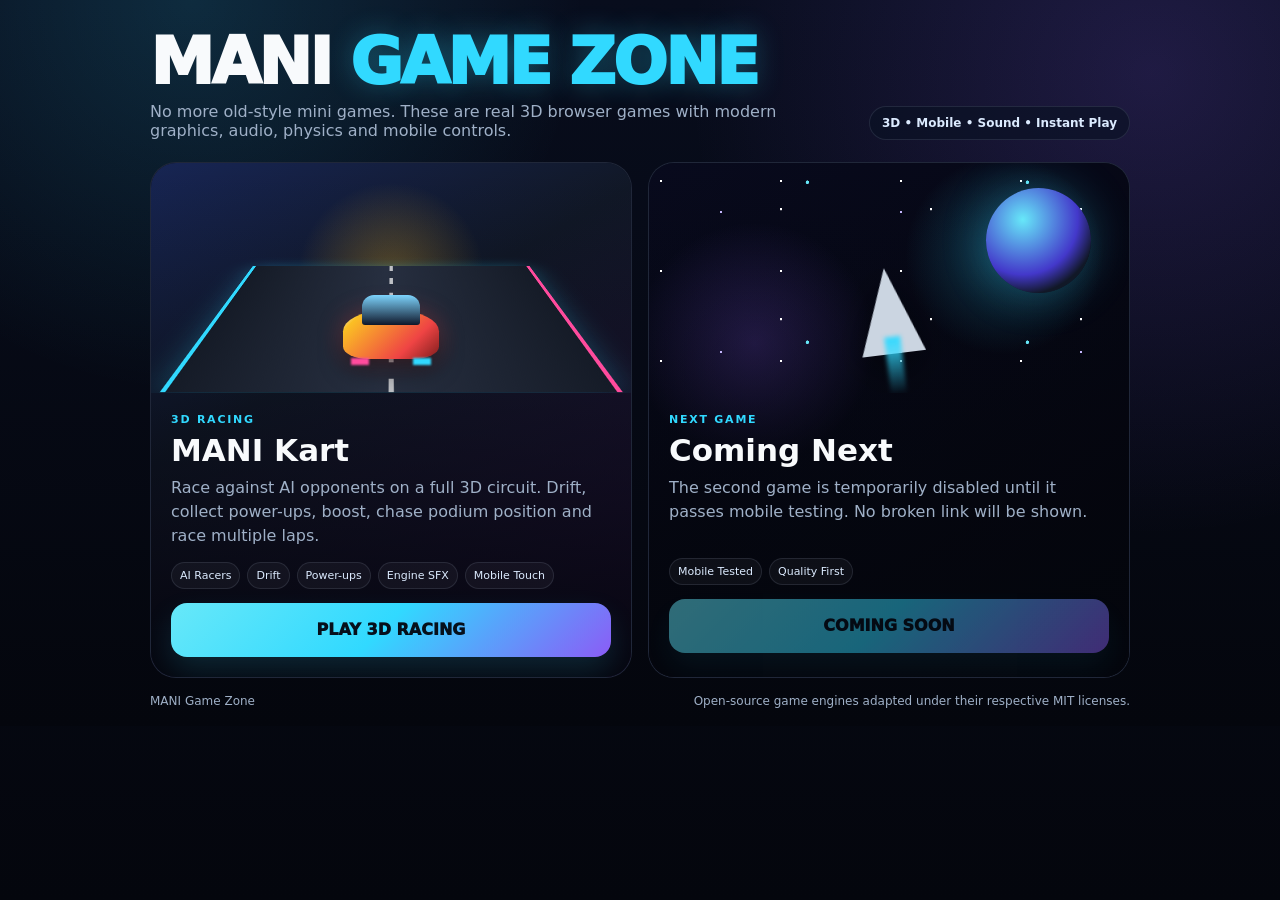
<file: index.html>
<!doctype html>
<html lang="en">
<head>
<meta charset="utf-8">
<meta name="viewport" content="width=device-width,initial-scale=1,viewport-fit=cover">
<title>MANI Game Zone | 3D Browser Games</title>
<meta name="description" content="MANI Game Zone — polished 3D browser games with racing, space survival, mobile controls, sound and instant play.">
<meta name="robots" content="index,follow">
<meta property="og:title" content="MANI Game Zone">
<meta property="og:description" content="Play polished 3D browser games instantly — racing, space survival and more.">
<meta property="og:type" content="website">
<meta property="og:url" content="https://usmanshah21-ui.github.io/mani-game/">
<meta name="theme-color" content="#070b18">
<style>
:root{--bg:#050816;--panel:#0c1326;--panel2:#111a31;--text:#f8fafc;--muted:#9fb0c7;--cyan:#31d9ff;--violet:#8b5cf6;--pink:#ff4b9d;--border:rgba(148,163,184,.16)}
*{box-sizing:border-box}
html,body{margin:0;min-height:100%;font-family:Inter,ui-sans-serif,system-ui,-apple-system,BlinkMacSystemFont,"Segoe UI",sans-serif;background:
radial-gradient(circle at 15% 0%,rgba(49,217,255,.15),transparent 30%),
radial-gradient(circle at 90% 10%,rgba(139,92,246,.18),transparent 35%),
linear-gradient(180deg,#080d1d 0,#04060d 100%);color:var(--text)}
body{padding:18px}
.shell{width:min(100%,980px);margin:0 auto}
.top{display:flex;align-items:flex-end;justify-content:space-between;gap:16px;margin:16px 0 22px}
.logo h1{font-size:clamp(34px,8vw,64px);line-height:.9;margin:0;font-weight:950;letter-spacing:-.04em}
.logo h1 span{color:var(--cyan);text-shadow:0 0 28px rgba(49,217,255,.32)}
.logo p{margin:10px 0 0;color:var(--muted);max-width:640px}
.badge{padding:9px 12px;border:1px solid var(--border);border-radius:999px;background:rgba(10,18,36,.65);color:#dbeafe;font-size:12px;font-weight:800;white-space:nowrap}
.games{display:grid;grid-template-columns:1fr 1fr;gap:16px}
.game{position:relative;min-height:420px;border:1px solid var(--border);border-radius:26px;overflow:hidden;background:#0a1020;isolation:isolate}
.game:before{content:"";position:absolute;inset:0;z-index:-2}
.game.kart:before{background:
radial-gradient(circle at 50% 22%,rgba(255,190,36,.33),transparent 20%),
linear-gradient(150deg,#172554 0,#111827 38%,#220d35 100%)}
.game.space:before{background:
radial-gradient(circle at 74% 18%,rgba(49,217,255,.27),transparent 18%),
radial-gradient(circle at 22% 35%,rgba(139,92,246,.25),transparent 24%),
linear-gradient(150deg,#080a1d,#03040a)}
.game:after{content:"";position:absolute;inset:0;z-index:-1;background:linear-gradient(180deg,transparent 0,rgba(4,6,13,.28) 45%,rgba(4,6,13,.94) 100%)}
.scene{height:230px;position:relative;overflow:hidden}
.road{position:absolute;left:50%;bottom:-55px;width:72%;height:270px;transform:translateX(-50%) perspective(480px) rotateX(64deg);background:linear-gradient(90deg,#151b27,#272f40 48%,#151b27);border-left:4px solid #31d9ff;border-right:4px solid #ff4b9d;box-shadow:0 0 30px rgba(49,217,255,.25)}
.road:after{content:"";position:absolute;left:49.5%;top:0;width:4px;height:100%;background:repeating-linear-gradient(to bottom,#fff 0 18px,transparent 18px 42px);opacity:.7}
.car{position:absolute;left:50%;bottom:34px;transform:translateX(-50%);width:96px;height:48px;border-radius:42% 42% 26% 26%;background:linear-gradient(135deg,#f8fafc 0,#fbbf24 14%,#ef4444 70%,#7f1d1d 100%);box-shadow:0 12px 24px rgba(0,0,0,.45),0 0 25px rgba(239,68,68,.35)}
.car:before{content:"";position:absolute;left:19px;right:19px;top:-16px;height:30px;border-radius:12px 12px 3px 3px;background:linear-gradient(#7dd3fc,#0f172a)}
.car:after{content:"";position:absolute;left:8px;right:8px;bottom:-6px;height:7px;background:linear-gradient(90deg,#ff4b9d 0 22%,transparent 22% 78%,#31d9ff 78%);filter:blur(1px)}
.stars{position:absolute;inset:0;background-image:
radial-gradient(circle at 10% 20%,#fff 0 1px,transparent 1.5px),
radial-gradient(circle at 40% 35%,#c4b5fd 0 1px,transparent 1.5px),
radial-gradient(circle at 72% 12%,#67e8f9 0 1.5px,transparent 2px),
radial-gradient(circle at 88% 42%,#fff 0 1px,transparent 1.5px);
background-size:120px 90px,180px 140px,220px 160px,150px 110px}
.planet{position:absolute;right:38px;top:25px;width:105px;height:105px;border-radius:50%;background:radial-gradient(circle at 35% 30%,#67e8f9,#4338ca 55%,#111827 75%);box-shadow:0 0 45px rgba(49,217,255,.28)}
.ship{position:absolute;left:50%;top:105px;transform:translateX(-50%) rotate(-7deg);width:0;height:0;border-left:32px solid transparent;border-right:32px solid transparent;border-bottom:86px solid #cbd5e1;filter:drop-shadow(0 8px 16px rgba(0,0,0,.45))}
.ship:after{content:"";position:absolute;left:-8px;top:69px;width:16px;height:58px;background:linear-gradient(#31d9ff,transparent);filter:blur(2px)}
.content{padding:20px}
.eyebrow{font-size:11px;letter-spacing:.16em;text-transform:uppercase;color:var(--cyan);font-weight:900}
h2{font-size:31px;margin:6px 0 8px}
.desc{color:var(--muted);line-height:1.5;min-height:68px}
.tags{display:flex;flex-wrap:wrap;gap:7px;margin:14px 0}
.tag{font-size:11px;padding:6px 8px;border-radius:999px;border:1px solid var(--border);background:rgba(255,255,255,.04);color:#dbeafe}
.play{display:flex;align-items:center;justify-content:center;width:100%;min-height:54px;border:0;border-radius:16px;text-decoration:none;font-weight:950;color:#06101b;background:linear-gradient(135deg,#67e8f9,#31d9ff 48%,#8b5cf6);box-shadow:0 14px 30px rgba(49,217,255,.14)}
.bottom{margin-top:16px;display:flex;justify-content:space-between;gap:12px;align-items:center;color:var(--muted);font-size:12px}
.adslot{display:none}
@media(max-width:760px){body{padding:10px}.top{align-items:flex-start;flex-direction:column}.games{grid-template-columns:1fr}.game{min-height:400px}.scene{height:210px}.desc{min-height:auto}.badge{white-space:normal}}
</style>
</head>
<body>
<div class="shell">
  <div class="top">
    <div class="logo">
      <h1>MANI <span>GAME ZONE</span></h1>
      <p>No more old-style mini games. These are real 3D browser games with modern graphics, audio, physics and mobile controls.</p>
    </div>
    <div class="badge">3D • Mobile • Sound • Instant Play</div>
  </div>

  <div class="games">
    <article class="game kart">
      <div class="scene"><div class="road"></div><div class="car"></div></div>
      <div class="content">
        <div class="eyebrow">3D Racing</div>
        <h2>MANI Kart</h2>
        <div class="desc">Race against AI opponents on a full 3D circuit. Drift, collect power-ups, boost, chase podium position and race multiple laps.</div>
        <div class="tags"><span class="tag">AI Racers</span><span class="tag">Drift</span><span class="tag">Power-ups</span><span class="tag">Engine SFX</span><span class="tag">Mobile Touch</span></div>
        <a class="play" href="race/">PLAY 3D RACING</a>
      </div>
    </article>

    <article class="game space">
      <div class="scene"><div class="stars"></div><div class="planet"></div><div class="ship"></div></div>
      <div class="content">
        <div class="eyebrow">Next Game</div>
        <h2>Coming Next</h2>
        <div class="desc">The second game is temporarily disabled until it passes mobile testing. No broken link will be shown.</div>
        <div class="tags"><span class="tag">Mobile Tested</span><span class="tag">Quality First</span></div>
        <span class="play" style="opacity:.45;pointer-events:none">COMING SOON</span>
      </div>
    </article>
  </div>

  <div class="bottom">
    <span>MANI Game Zone</span>
    <span>Open-source game engines adapted under their respective MIT licenses.</span>
  </div>

  <div class="adslot" id="ad-top"></div>
  <div class="adslot" id="ad-bottom"></div>
</div>
</body>
</html>
</file>
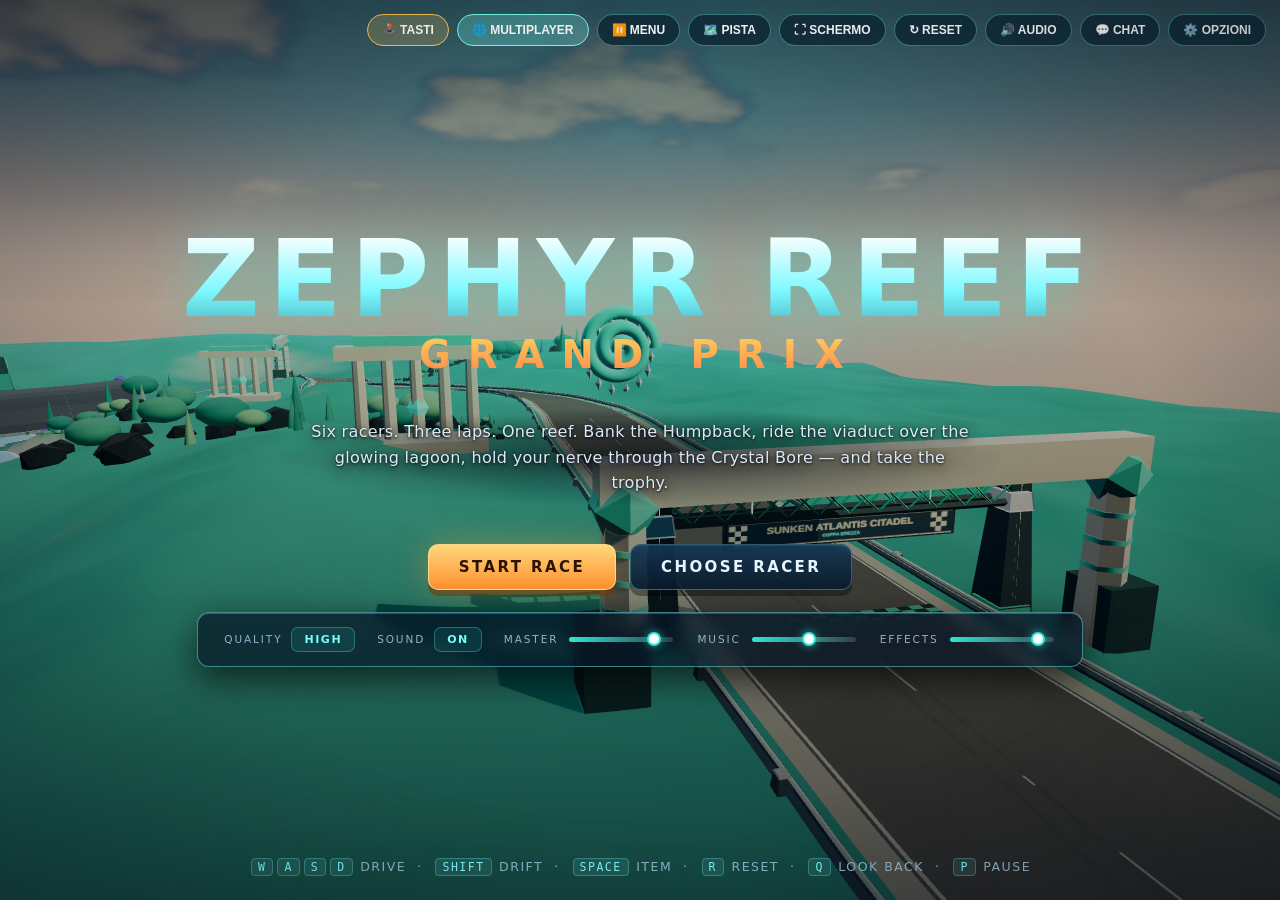
<file: race/index.html>
<!-- MANI adaptation of Zephyr Reef Kart by RobZombAI. MIT licensed. -->
<!doctype html>
<html lang="it">
  <head>
    <meta charset="UTF-8" />
    <meta http-equiv="Cache-Control" content="no-cache, no-store, must-revalidate" />
    <meta http-equiv="Pragma" content="no-cache" />
    <meta http-equiv="Expires" content="0" />
    <meta name="viewport" content="width=device-width, initial-scale=1.0, maximum-scale=1.0, user-scalable=no, viewport-fit=cover" />
    <title>MANI Reef Kart | 3D Racing</title>
    <meta name="title" content="MANI Reef Kart — 3D Fantasy Kart Racer" />
    <meta name="description" content="MANI Reef Kart: an original 3D fantasy kart racer in WebGL & Three.js. 4 tracks, dynamic AI opponents, continuous guardrails, turbo boosts, and mobile touch controls." />

    <!-- Open Graph / Facebook / WhatsApp / Telegram / Discord -->
    <meta property="og:type" content="website" />
    <meta property="og:url" content="https://robzombai.github.io/zephyr-reef-kart/" />
    <meta property="og:title" content="🌴 MANI Reef Kart — 3D Fantasy Kart Racer" />
    <meta property="og:description" content="Play MANI Reef Kart in your browser! 3D arcade kart racer with 4 fantasy tracks, dynamic AI racers, power-ups, and full touch controls." />
    <meta property="og:image" content="https://robzombai.github.io/zephyr-reef-kart/og-image.jpg" />
    <meta property="og:image:secure_url" content="https://robzombai.github.io/zephyr-reef-kart/og-image.jpg" />
    <meta property="og:image:type" content="image/jpeg" />
    <meta property="og:image:width" content="1280" />
    <meta property="og:image:height" content="720" />
    <meta property="og:image:alt" content="MANI Reef Kart 3D Racing Title" />

    <!-- Twitter / X -->
    <meta name="twitter:card" content="summary_large_image" />
    <meta name="twitter:url" content="https://robzombai.github.io/zephyr-reef-kart/" />
    <meta name="twitter:title" content="🌴 MANI Reef Kart — 3D Fantasy Kart Racer" />
    <meta name="twitter:description" content="Play MANI Reef Kart in your browser! 3D arcade kart racer with 4 fantasy tracks, dynamic AI racers, power-ups, and full touch controls." />
    <meta name="twitter:image" content="https://robzombai.github.io/zephyr-reef-kart/og-image.jpg" />
    
    
    
    
    <script>
      // Clean legacy caches and service workers & force fresh load on version change
      (function() {
        var APP_VERSION = 'zephyr-6.9.6';
        // ═══ CONFIG PUBBLICITÀ WEB (AdSense) ═══
        // Su Android/iOS le ads sono gestite dall'app nativa (AdMob, ID test
        // ufficiali Google già attivi). Sul web: crea l'account AdSense
        // (google.com/adsense), inserisci qui il client (ca-pub-XXXX) e lo slot
        // del banner title, e gli annunci appariranno sullo schermo title.
        // Con client vuoto: nessun script caricato, nessun impatto.
        window.ZEPHYR_ADS = { adsenseClient: '', bannerTitleSlot: '' };
        if ('serviceWorker' in navigator) {
          navigator.serviceWorker.getRegistrations().then(function(regs) {
            for (var r of regs) {
              try {
                // Purge only this app's service workers (same origin may host other apps)
                if (r.scope && (r.scope.indexOf('zephyr') !== -1 || r.scope.indexOf(window.location.pathname) !== -1)) r.unregister();
              } catch (e) {}
            }
          });
        }
        if ('caches' in window) {
          caches.keys().then(function(names) {
            for (var n of names) {
              if (n.indexOf('zephyr') !== -1) caches.delete(n);
            }
          });
        }
        try {
          var storedSettings = localStorage.getItem('zephyr-reef-settings-v1');
          if (storedSettings) {
            var parsed = JSON.parse(storedSettings);
            if (parsed.quality !== 'high') {
              parsed.quality = 'high';
              localStorage.setItem('zephyr-reef-settings-v1', JSON.stringify(parsed));
            }
          }
          localStorage.removeItem('zephyr_explicit_quality');
        } catch (e) {}
        try {
          var storedVersion = localStorage.getItem('zephyr_client_version');
          if (storedVersion !== APP_VERSION) {
            localStorage.setItem('zephyr_client_version', APP_VERSION);
            if (storedVersion && !new URLSearchParams(window.location.search).has('v')) {
              window.location.replace(window.location.pathname + '?v=' + APP_VERSION);
            }
          }
        } catch (e) {}
      })();
    </script>
    <script src="./assets/peerjs.min.js"></script>
    <script type="module" src="./assets/multiplayerManager.js?v=zephyr-6.9.6"></script>
    <script type="module" crossorigin src="./assets/index-C9rd31_W.js?v=zephyr-6.9.6"></script>
    <link rel="stylesheet" crossorigin href="./assets/index-DMliwuo_.css?v=zephyr-6.9.6">
    <style>
      /* Mobile Touch Controls Layer */
      .zephyr-touch-layer {
        position: fixed;
        inset: 0;
        pointer-events: none;
        z-index: 99999;
        display: flex;
        justify-content: space-between;
        align-items: flex-end;
        padding-left: max(16px, env(safe-area-inset-left));
        padding-right: max(16px, env(safe-area-inset-right));
        padding-bottom: max(18px, calc(env(safe-area-inset-bottom) + 8px));
        padding-top: max(14px, env(safe-area-inset-top));
        box-sizing: border-box;
      }
      .touch-group {
        pointer-events: auto;
        display: flex;
        user-select: none;
        -webkit-user-select: none;
        touch-action: none;
        transition: opacity 0.25s ease, transform 0.25s ease;
      }
      .touch-group-left {
        gap: 14px;
        align-items: center;
        margin-bottom: 6px;
      }
      .touch-group-top {
        position: absolute;
        top: max(14px, env(safe-area-inset-top));
        right: max(14px, env(safe-area-inset-right));
        gap: 8px;
        flex-wrap: wrap;
        justify-content: flex-end;
      }
      .touch-group-right {
        flex-direction: column;
        align-items: flex-end;
        gap: 10px;
        margin-bottom: 6px;
      }
      .z-actions-row {
        display: flex;
        gap: 10px;
        align-items: center;
      }
      .touch-pedals {
        display: flex;
        gap: 14px;
        align-items: center;
      }
      .z-btn {
        pointer-events: auto;
        display: flex;
        flex-direction: column;
        align-items: center;
        justify-content: center;
        background: rgba(16, 44, 56, 0.88);
        border: 2px solid rgba(118, 255, 240, 0.65);
        border-radius: 50%;
        color: #ffffff;
        font-family: sans-serif;
        font-weight: 800;
        text-shadow: 0 0 8px rgba(118, 255, 240, 0.8);
        box-shadow: 0 4px 18px rgba(0, 0, 0, 0.65), inset 0 0 14px rgba(118, 255, 240, 0.25);
        backdrop-filter: blur(8px);
        -webkit-backdrop-filter: blur(8px);
        transition: transform 0.08s ease, background 0.08s ease, box-shadow 0.08s ease;
        user-select: none;
        -webkit-user-select: none;
        touch-action: none;
      }
      .z-btn:active, .z-btn.active {
        transform: scale(0.88);
        background: rgba(118, 255, 240, 0.45);
        box-shadow: 0 0 30px rgba(118, 255, 240, 0.95);
      }
      .z-steer {
        width: 76px;
        height: 76px;
        font-size: 28px;
        color: #76fff0;
      }
      .z-gas {
        width: 84px;
        height: 84px;
        border-color: rgba(255, 176, 236, 0.85);
        color: #ffb0ec;
        font-size: 16px;
        letter-spacing: 0.1em;
      }
      .z-gas:active, .z-gas.active {
        background: rgba(255, 47, 208, 0.45);
        box-shadow: 0 0 32px rgba(255, 47, 208, 0.95);
      }
      .z-brake {
        width: 70px;
        height: 70px;
        border-color: rgba(255, 100, 100, 0.75);
        color: #ff6464;
        font-size: 13px;
      }
      .z-brake:active, .z-brake.active {
        background: rgba(239, 68, 68, 0.45);
        box-shadow: 0 0 28px rgba(239, 68, 68, 0.95);
      }
      .z-drift {
        width: 116px;
        height: 48px;
        border-radius: 24px;
        border-color: rgba(255, 219, 173, 0.85);
        color: #f1dbad;
        flex-direction: row;
        gap: 6px;
        font-size: 14px;
      }
      .z-drift:active, .z-drift.active {
        background: rgba(255, 200, 87, 0.45);
        box-shadow: 0 0 30px rgba(255, 200, 87, 0.95);
      }
      .z-item {
        width: 116px;
        height: 48px;
        border-radius: 24px;
        border-color: rgba(251, 191, 36, 0.75);
        color: #fbbf24;
        flex-direction: row;
        gap: 6px;
        font-size: 14px;
        opacity: 0.65;
        transition: all 0.2s ease;
      }
      .z-item.ready {
        opacity: 1;
        background: rgba(251, 191, 36, 0.4);
        border-color: #f59e0b;
        color: #ffffff;
        box-shadow: 0 0 26px rgba(251, 191, 36, 0.95);
        animation: z-pulse 0.8s infinite alternate;
      }
      .z-item.rolling {
        opacity: 1;
        background: rgba(118, 255, 240, 0.3);
        border-color: #76fff0;
        animation: z-spin-icon 0.15s infinite;
      }
      @keyframes z-pulse {
        0% { transform: scale(1); }
        100% { transform: scale(1.08); box-shadow: 0 0 35px rgba(251, 191, 36, 1); }
      }
      @keyframes z-spin-icon {
        0% { transform: scale(0.95); }
        50% { transform: scale(1.05); }
        100% { transform: scale(0.95); }
      }
      .z-retro {
        width: 84px;
        height: 48px;
        border-radius: 24px;
        border-color: rgba(118, 255, 240, 0.65);
        color: #76fff0;
        font-size: 12px;
        font-weight: 800;
      }
      .z-mini {
        pointer-events: auto;
        padding: 8px 14px;
        background: rgba(16, 44, 56, 0.9);
        border: 1px solid rgba(118, 255, 240, 0.4);
        border-radius: 16px;
        color: #ffffff;
        font-size: 12px;
        font-weight: 700;
        backdrop-filter: blur(6px);
        -webkit-backdrop-filter: blur(6px);
        cursor: pointer;
        transition: transform 0.08s ease, background 0.12s ease;
      }
      .z-mini:active {
        transform: scale(0.93);
        background: rgba(118, 255, 240, 0.3);
      }

      /* Mobile Control Modes: Gyro HUD and Mode Pills (dead steering-wheel CSS removed) */
      .z-gyro-container {
        display: flex;
        flex-direction: column;
        align-items: center;
        gap: 6px;
        width: 140px;
        pointer-events: none;
      }
      .z-gyro-track {
        width: 124px;
        height: 14px;
        border-radius: 7px;
        background: rgba(16, 44, 56, 0.88);
        border: 1.5px solid rgba(118, 255, 240, 0.65);
        position: relative;
        box-shadow: 0 0 14px rgba(118, 255, 240, 0.35);
        overflow: hidden;
      }
      .z-gyro-deadzone {
        position: absolute;
        left: 50%;
        top: 0;
        bottom: 0;
        width: 16px;
        transform: translateX(-50%);
        background: rgba(118, 255, 240, 0.15);
        border-left: 1px dashed rgba(118, 255, 240, 0.4);
        border-right: 1px dashed rgba(118, 255, 240, 0.4);
      }
      .z-gyro-bubble {
        position: absolute;
        top: 1px;
        bottom: 1px;
        width: 16px;
        border-radius: 6px;
        background: #ffc857;
        box-shadow: 0 0 12px #ffc857;
        left: 50%;
        transform: translateX(-50%);
        transition: left 0.04s ease-out;
      }
      .z-gyro-label {
        font-size: 11px;
        font-weight: 800;
        color: #76fff0;
        letter-spacing: 0.08em;
        text-shadow: 0 0 8px rgba(118, 255, 240, 0.8);
      }
      .z-mode-pill {
        flex: 1;
        padding: 9px 4px;
        font-size: 12px;
        font-weight: 800;
        border-radius: 8px;
        border: 1.5px solid rgba(255, 255, 255, 0.2);
        background: rgba(13, 30, 48, 0.7);
        color: #94a3b8;
        cursor: pointer;
        transition: all 0.15s ease;
      }
      .z-mode-pill:active {
        transform: scale(0.96);
      }
      .z-mode-pill.active {
        border-color: #76fff0;
        background: rgba(118, 255, 240, 0.28);
        color: #ffffff;
        box-shadow: 0 0 16px rgba(118, 255, 240, 0.45);
      }

      /* ======================================================================
         RESPONSIVE FULL-SCREEN MODALS & ERGONOMIC SMARTPHONE VISIBILITY
         ====================================================================== */
      .z-modal {
        position: fixed;
        inset: 0;
        background: rgba(3, 10, 20, 0.94);
        backdrop-filter: blur(14px);
        -webkit-backdrop-filter: blur(14px);
        z-index: 100000;
        display: flex;
        flex-direction: column;
        align-items: center;
        justify-content: flex-start; /* CRITICAL: always align to top so header is never clipped */
        overflow-y: auto;
        overflow-x: hidden;
        -webkit-overflow-scrolling: touch;
        overscroll-behavior: contain;
        padding: max(10px, env(safe-area-inset-top)) max(14px, env(safe-area-inset-right)) max(10px, env(safe-area-inset-bottom)) max(14px, env(safe-area-inset-left));
        box-sizing: border-box;
        transition: opacity 0.25s ease;
      }
      .hidden, .z-modal.hidden {
        display: none !important;
      }
      .z-modal-card {
        margin: auto; /* Vertically centers when room permits, allows full top-to-bottom scroll when tall */
        background: rgba(16, 44, 56, 0.96);
        border: 2px solid rgba(118, 255, 240, 0.6);
        border-radius: 18px;
        padding: 16px 22px;
        max-width: 650px;
        width: 100%;
        box-sizing: border-box;
        position: relative;
        box-shadow: 0 10px 45px rgba(0, 0, 0, 0.85);
      }

      /* Multiplayer Modal Widescreen & Landscape Adaptation */
      .z-mp-card {
        max-width: min(940px, 98vw);
        width: 100%;
        padding: 14px 20px;
      }
      .z-mp-host-grid {
        display: grid;
        grid-template-columns: 280px 1fr;
        gap: 14px;
        align-items: stretch;
      }
      .z-mp-guest-grid {
        display: grid;
        grid-template-columns: 1fr 1fr;
        gap: 14px;
        align-items: start;
      }
      .z-mp-room-box {
        background: rgba(8, 26, 36, 0.85);
        border: 2px dashed #76fff0;
        border-radius: 14px;
        padding: 10px 12px;
        margin-bottom: 8px;
        text-align: center;
      }
      .z-mp-room-label {
        font-size: 10.5px;
        color: #94a3b8;
        letter-spacing: 0.1em;
        text-transform: uppercase;
      }
      .z-mp-room-code-txt {
        font-size: 26px;
        font-weight: 900;
        letter-spacing: 0.12em;
        color: #ffc857;
        margin: 3px 0;
        font-family: monospace;
      }
      .z-mp-copy-row {
        display: flex;
        gap: 6px;
        justify-content: center;
        margin-top: 6px;
      }
      .z-mp-copy-btn {
        font-size: 10.5px;
        padding: 5px 10px;
      }
      .z-copy-link-btn {
        background: rgba(118, 255, 240, 0.35);
        border-color: #76fff0;
      }
      .z-mp-players-section {
        text-align: left;
        margin-bottom: 8px;
      }
      .z-mp-players-label {
        font-size: 10.5px;
        color: #94a3b8;
        font-weight: 700;
        margin-bottom: 4px;
      }
      .z-mp-players-box {
        display: flex;
        flex-direction: column;
        gap: 4px;
        max-height: 95px;
        overflow-y: auto;
        background: rgba(6, 20, 28, 0.6);
        padding: 6px;
        border-radius: 10px;
        border: 1px solid rgba(255, 255, 255, 0.08);
      }
      .z-mp-start-race-btn {
        width: 100%;
        padding: 11px;
        font-size: 14px;
        font-weight: 900;
        background: linear-gradient(135deg, #059669, #10b981);
        border: 2px solid #34d399;
        color: #ffffff;
        border-radius: 12px;
        box-shadow: 0 0 25px rgba(16, 185, 129, 0.5);
        cursor: pointer;
      }
      .z-mp-inputs-row {
        display: grid;
        grid-template-columns: 1.1fr 1.2fr 1.3fr 0.8fr;
        gap: 6px;
        margin-bottom: 8px;
      }
      .z-mp-input-group {
        text-align: left;
      }
      .z-mp-input-group label {
        font-size: 10px;
        color: #76fff0;
        font-weight: 700;
        display: block;
      }
      .z-mp-input-group input, .z-mp-input-group select {
        width: 100%;
        box-sizing: border-box;
        background: rgba(8, 26, 36, 0.9);
        border: 1px solid rgba(118, 255, 240, 0.5);
        color: #fff;
        padding: 6px 8px;
        border-radius: 8px;
        font-weight: 700;
        font-size: 12px;
        margin-top: 2px;
      }
      .z-mp-playlist-box {
        text-align: left;
      }
      .z-mp-playlist-title-row {
        display: flex;
        justify-content: space-between;
        align-items: center;
        margin-bottom: 4px;
      }
      .z-mp-playlist-title-row label {
        font-size: 10.5px;
        color: #76fff0;
        font-weight: 700;
      }
      .z-mp-playlist-title-row span {
        font-size: 9.5px;
        color: #ffc857;
        font-weight: 800;
        background: rgba(255, 200, 87, 0.15);
        padding: 2px 7px;
        border-radius: 6px;
        border: 1px solid rgba(255, 200, 87, 0.4);
      }
      .z-mp-tracks-box {
        display: flex;
        flex-direction: column;
        gap: 5px;
        background: rgba(6, 20, 28, 0.6);
        padding: 8px;
        border-radius: 10px;
        border: 1px solid rgba(118, 255, 240, 0.25);
        max-height: 145px;
        overflow-y: auto;
      }
      .z-mp-join-btn {
        width: 100%;
        padding: 11px;
        font-size: 14px;
        font-weight: 900;
        background: linear-gradient(135deg, #0284c7, #0ea5e9);
        border: 2px solid #38bdf8;
        color: #ffffff;
        border-radius: 12px;
        box-shadow: 0 0 25px rgba(14, 165, 233, 0.5);
        cursor: pointer;
      }
      .z-mp-guest-waiting-box {
        background: rgba(8, 26, 36, 0.8);
        border: 1px solid #76fff0;
        border-radius: 10px;
        padding: 10px;
        text-align: left;
      }
      .z-mp-leave-btn {
        padding: 3px 8px;
        font-size: 10.5px;
        font-weight: 700;
        background: rgba(239, 68, 68, 0.2);
        border: 1px solid rgba(239, 68, 68, 0.5);
        color: #fca5a5;
        border-radius: 6px;
        cursor: pointer;
      }
      .z-mp-tourney-info-box {
        margin-bottom: 6px;
        background: rgba(118, 255, 240, 0.08);
        border: 1px solid rgba(118, 255, 240, 0.3);
        border-radius: 8px;
        padding: 6px 8px;
        font-size: 11px;
        color: #e2e8f0;
      }
      .z-mp-ready-btn {
        width: 100%;
        padding: 10px;
        font-size: 13px;
        font-weight: 900;
        background: linear-gradient(135deg, #f59e0b, #d97706);
        border: 2px solid #fbbf24;
        color: #ffffff;
        border-radius: 10px;
        cursor: pointer;
        margin-bottom: 6px;
      }

      /* Tournament Modal Card */
      .z-mp-tourney-card {
        background: linear-gradient(135deg, rgba(8, 26, 36, 0.96), rgba(4, 15, 22, 0.98));
        border: 2px solid #76fff0;
        border-radius: 18px;
        max-width: min(720px, 96vw);
        width: 100%;
        padding: 14px 18px;
        box-shadow: 0 0 50px rgba(118, 255, 240, 0.35);
        text-align: center;
        color: #fff;
        box-sizing: border-box;
      }
      .z-mp-tourney-table-wrap {
        background: rgba(6, 20, 28, 0.7);
        border: 1px solid rgba(118, 255, 240, 0.25);
        border-radius: 12px;
        overflow: hidden;
        margin-bottom: 10px;
        max-height: 140px;
        overflow-y: auto;
      }
      .z-mp-tourney-next {
        flex: 1.5;
        padding: 10px;
        font-size: 13px;
        font-weight: 900;
        background: linear-gradient(135deg, #059669, #10b981);
        border: 2px solid #34d399;
        color: #ffffff;
        border-radius: 10px;
        cursor: pointer;
      }
      .z-mp-tourney-exit {
        flex: 1;
        padding: 10px;
        font-size: 12px;
        font-weight: 700;
        background: rgba(239, 68, 68, 0.2);
        border: 1px solid rgba(239, 68, 68, 0.5);
        color: #fca5a5;
        border-radius: 10px;
        cursor: pointer;
      }

      /* In-Race Pause Modal Grid */
      .z-pause-card {
        max-width: 480px;
        text-align: center;
        padding: 16px 20px;
      }
      .z-pause-grid {
        display: grid;
        grid-template-columns: 1fr 1fr;
        gap: 8px;
        width: 100%;
      }
      .z-pause-grid button {
        padding: 10px 12px;
        font-size: 13px;
      }

      /* Settings Modal Card & Grid */
      .z-settings-card {
        max-width: 580px;
        text-align: left;
        padding: 16px 22px;
      }
      .z-settings-grid {
        display: grid;
        grid-template-columns: 1fr 1fr;
        gap: 10px 18px;
        width: 100%;
      }
      .z-settings-close-btn {
        margin-top: 12px;
        width: 100%;
        padding: 10px;
        font-weight: 800;
        background: rgba(118, 255, 240, 0.3);
        border-color: #76fff0;
        color: #ffffff;
      }

      /* Quick Chat Modal Card & Grid */
      .z-chat-card {
        max-width: 440px;
        text-align: center;
        padding: 14px 18px;
      }
      .z-chat-grid {
        display: grid;
        grid-template-columns: repeat(3, 1fr);
        gap: 6px;
        width: 100%;
      }
      .z-chat-grid .z-chat-btn {
        padding: 8px 6px;
        font-size: 12px;
      }

      /* Track Selection Modal Card & List */
      .z-track-card {
        max-width: min(920px, 98vw);
        width: 100%;
        padding: 14px 20px;
      }
      .z-track-card h2 {
        font-size: 18px;
        font-weight: 800;
        color: #76fff0;
        margin: 0 0 3px 0;
      }
      .z-track-card p {
        font-size: 11px;
        color: #94a3b8;
        margin: 0 0 8px 0;
      }
      .z-track-list {
        display: grid;
        grid-template-columns: 1fr 1fr;
        gap: 8px;
        margin: 8px 0;
        max-height: 54vh;
        overflow-y: auto;
        padding-right: 6px;
      }
      .z-track-close-btn {
        width: 100%;
        padding: 9px;
        font-size: 13px;
        cursor: pointer;
        margin-top: 6px;
      }

      /* Mobile Portrait Fallbacks */
      @media (max-width: 680px) {
        .z-mp-host-grid, .z-mp-guest-grid {
          grid-template-columns: 1fr !important;
          gap: 10px !important;
        }
        .z-mp-inputs-row {
          grid-template-columns: 1fr 1fr !important;
        }
        .z-settings-grid, .z-pause-grid {
          grid-template-columns: 1fr !important;
        }
        .z-track-list {
          grid-template-columns: 1fr !important;
        }
      }

      /* Mobile Landscape Responsive Adaptation for All In-Game Screens (height <= 520px) */
      @media (max-height: 520px) {
        .screen {
          padding: max(8px, env(safe-area-inset-top)) max(14px, env(safe-area-inset-right)) max(8px, env(safe-area-inset-bottom)) max(14px, env(safe-area-inset-left)) !important;
          gap: 8px !important;
          overflow-y: auto !important;
          -webkit-overflow-scrolling: touch;
        }
        .title__logo {
          font-size: clamp(28px, 6vw, 54px) !important;
        }
        .title__tag {
          font-size: 11px !important;
          padding: 4px 14px !important;
          line-height: 1.3 !important;
        }
        .title__actions, .select__actions, .overlay__actions {
          gap: 8px !important;
        }
        .title__settings {
          padding: 4px 10px !important;
          gap: 6px 12px !important;
        }
        .screen--select {
          padding: max(6px, env(safe-area-inset-top)) max(10px, env(safe-area-inset-right)) max(6px, env(safe-area-inset-bottom)) max(14px, env(safe-area-inset-left)) !important;
          gap: 6px !important;
        }
        .screen--select .select__head {
          font-size: 18px !important;
        }
        .screen--select .select__grid {
          gap: 6px !important;
        }
        .screen--select .card {
          padding: 4px 6px 6px !important;
          gap: 3px !important;
        }
        .screen--select .card__name {
          font-size: 10px !important;
        }
        .screen--select .select__detail {
          padding: 8px 12px !important;
          gap: 6px !important;
        }
        .results__head {
          font-size: clamp(24px, 4vw, 36px) !important;
        }
        .results__table {
          padding: 4px !important;
        }
        .results__row {
          padding: 5px 8px !important;
          font-size: 11.5px !important;
        }
      }

      /* Extreme Smartphone Landscape Screen Height (height <= 440px) */
      @media (max-height: 440px) {
        .z-modal {
          padding: max(4px, env(safe-area-inset-top)) max(8px, env(safe-area-inset-right)) max(4px, env(safe-area-inset-bottom)) max(8px, env(safe-area-inset-left)) !important;
        }
        .z-modal-card {
          padding: 8px 14px !important;
          border-radius: 12px !important;
        }
        .z-modal-card h2 {
          font-size: 16px !important;
        }
        .z-mp-card {
          padding: 8px 12px !important;
        }
        .z-mp-room-box {
          padding: 6px 8px !important;
          margin-bottom: 4px !important;
        }
        .z-mp-room-code-txt {
          font-size: 20px !important;
          margin: 1px 0 !important;
        }
        .z-mp-copy-btn {
          font-size: 9.5px !important;
          padding: 3px 6px !important;
        }
        .z-mp-tracks-box {
          max-height: 90px !important;
        }
        .z-mp-players-box {
          max-height: 60px !important;
        }
        .z-mp-start-race-btn {
          padding: 8px 10px !important;
          font-size: 12px !important;
        }
        .z-track-list {
          max-height: 46vh !important;
        }
      }
      .z-cup-header {
        grid-column: 1 / -1;
        display: flex;
        justify-content: space-between;
        align-items: center;
        background: linear-gradient(90deg, rgba(118, 255, 240, 0.2), rgba(8, 26, 36, 0.6));
        padding: 7px 12px;
        border-radius: 8px;
        border-left: 4px solid #76fff0;
        margin-top: 10px;
      }
      .z-cup-title {
        font-size: 13px;
        font-weight: 900;
        color: #76fff0;
        letter-spacing: 0.5px;
      }
      .z-cup-diff {
        font-size: 11px;
        color: #ffc857;
        font-weight: 700;
      }
      .z-track-item {
        background: rgba(8, 26, 36, 0.85);
        border: 2px solid rgba(255, 255, 255, 0.15);
        border-radius: 14px;
        padding: 14px;
        cursor: pointer;
        display: flex;
        align-items: center;
        gap: 12px;
        transition: all 0.18s ease;
      }
      .z-track-item:hover, .z-track-item.active {
        border-color: #76fff0;
        background: rgba(20, 60, 80, 0.92);
        box-shadow: 0 0 24px rgba(118, 255, 240, 0.45);
        transform: translateY(-2px);
      }
      .z-track-item.locked {
        opacity: 0.44;
        filter: grayscale(80%);
        border: 2px dashed rgba(255, 255, 255, 0.2);
        cursor: not-allowed;
      }
      .z-track-item.locked:hover {
        border-color: rgba(255, 107, 107, 0.6);
        background: rgba(36, 12, 16, 0.9);
        box-shadow: 0 0 16px rgba(255, 80, 80, 0.35);
        transform: none;
      }
      .z-track-item.won {
        border-color: rgba(255, 200, 87, 0.5);
      }
      .z-track-lock-badge {
        display: inline-flex;
        align-items: center;
        gap: 4px;
        font-size: 10px;
        font-weight: 800;
        color: #ff8080;
        background: rgba(255, 80, 80, 0.18);
        padding: 2px 7px;
        border-radius: 6px;
        border: 1px solid rgba(255, 80, 80, 0.35);
        margin-top: 3px;
      }
      .z-track-won-badge {
        display: inline-flex;
        align-items: center;
        gap: 4px;
        font-size: 10px;
        font-weight: 800;
        color: #ffd700;
        background: rgba(255, 215, 0, 0.18);
        padding: 2px 7px;
        border-radius: 6px;
        border: 1px solid rgba(255, 215, 0, 0.45);
        margin-top: 3px;
      }
      @keyframes z-shake {
        0%, 100% { transform: translateX(0); }
        20%, 60% { transform: translateX(-6px); }
        40%, 80% { transform: translateX(6px); }
      }
      .z-track-item.shake {
        animation: z-shake 0.35s ease;
      }

      /* In-race Banners */
      .z-banner {
        position: fixed;
        top: 30%;
        left: 50%;
        transform: translate(-50%, -50%);
        padding: 16px 36px;
        border-radius: 14px;
        font-size: 26px;
        font-weight: 900;
        letter-spacing: 0.12em;
        pointer-events: none;
        z-index: 10000;
        text-align: center;
        font-family: sans-serif;
      }
      .z-banner-wrong {
        background: rgba(220, 38, 38, 0.95);
        border: 3px solid #ffffff;
        color: #ffffff;
        box-shadow: 0 0 45px rgba(220, 38, 38, 1);
        animation: z-flash 0.35s infinite alternate;
      }
      .z-banner-lap {
        background: linear-gradient(135deg, rgba(255, 47, 208, 0.95), rgba(118, 255, 240, 0.95));
        border: 3px solid #ffffff;
        color: #ffffff;
        box-shadow: 0 0 50px rgba(255, 47, 208, 0.95);
        animation: z-bounce 0.6s infinite alternate;
      }
      @keyframes z-flash {
        0% { transform: translate(-50%, -50%) scale(1); }
        100% { transform: translate(-50%, -50%) scale(1.08); background: #ffffff; color: #dc2626; }
      }
      @keyframes z-bounce {
        0% { transform: translate(-50%, -50%) scale(1); }
        100% { transform: translate(-50%, -50%) scale(1.1); }
      }

      /* Cinematic In-Race World Announcement Banner */
      .z-world-banner {
        position: fixed;
        top: 72px;
        left: 50%;
        transform: translateX(-50%);
        display: flex;
        align-items: center;
        gap: 14px;
        padding: 10px 22px;
        background: rgba(6, 19, 31, 0.90);
        backdrop-filter: blur(12px);
        -webkit-backdrop-filter: blur(12px);
        border: 1.5px solid rgba(118, 255, 240, 0.45);
        border-radius: 14px;
        box-shadow: 0 8px 32px rgba(0, 0, 0, 0.65), 0 0 20px rgba(118, 255, 240, 0.25);
        pointer-events: none;
        z-index: 10000;
        font-family: -apple-system, BlinkMacSystemFont, "Segoe UI", Roboto, sans-serif;
        opacity: 1;
        transition: opacity 0.4s ease, transform 0.4s cubic-bezier(0.2, 0.8, 0.2, 1);
        animation: z-world-slide 4.2s forwards;
      }
      .z-world-banner.hidden {
        display: none !important;
      }
      .z-world-banner-icon {
        font-size: 32px;
        filter: drop-shadow(0 0 8px rgba(118, 255, 240, 0.6));
        animation: z-icon-pulse 1.8s ease-in-out infinite;
      }
      .z-world-banner-text {
        display: flex;
        flex-direction: column;
        align-items: flex-start;
        text-align: left;
      }
      .z-world-banner-cup {
        font-size: 10px;
        font-weight: 800;
        letter-spacing: 1.5px;
        text-transform: uppercase;
        color: #ffc857;
        text-shadow: 0 0 8px rgba(255, 200, 87, 0.4);
      }
      .z-world-banner-name {
        font-size: 17px;
        font-weight: 900;
        color: #ffffff;
        letter-spacing: 0.5px;
        text-shadow: 0 2px 10px rgba(0, 0, 0, 0.8);
      }
      .z-world-banner-trait {
        font-size: 11px;
        font-weight: 700;
        color: #76fff0;
        margin-top: 1px;
      }
      .z-track-trait-badge {
        display: inline-block;
        font-size: 9px;
        font-weight: 700;
        padding: 2px 6px;
        border-radius: 4px;
        background: rgba(118, 255, 240, 0.12);
        border: 1px solid rgba(118, 255, 240, 0.3);
        color: #76fff0;
        margin-top: 3px;
        letter-spacing: 0.2px;
      }
      @keyframes z-world-slide {
        0% { opacity: 0; transform: translate(-50%, -24px) scale(0.92); }
        12% { opacity: 1; transform: translate(-50%, 0) scale(1); }
        85% { opacity: 1; transform: translate(-50%, 0) scale(1); }
        100% { opacity: 0; transform: translate(-50%, -18px) scale(0.96); }
      }
      @keyframes z-icon-pulse {
        0%, 100% { transform: scale(1); }
        50% { transform: scale(1.14); }
      }

      /* Live Multiplayer Network & Latency Badge */
      .z-hud-ping-badge {
        position: fixed;
        top: 14px;
        right: 14px;
        z-index: 55;
        display: inline-flex;
        align-items: center;
        gap: 6px;
        padding: 5px 11px;
        border-radius: 999px;
        background: rgba(10, 18, 30, 0.78);
        backdrop-filter: blur(10px);
        -webkit-backdrop-filter: blur(10px);
        border: 1px solid rgba(118, 255, 240, 0.28);
        font-family: -apple-system, BlinkMacSystemFont, "Segoe UI", Roboto, monospace;
        font-size: 11px;
        font-weight: 800;
        letter-spacing: 0.5px;
        color: #e2e8f0;
        box-shadow: 0 4px 14px rgba(0, 0, 0, 0.45);
        pointer-events: none;
        user-select: none;
      }
      .z-hud-ping-badge.hidden {
        display: none !important;
      }
      .z-hud-ping-badge .z-ping-dot {
        width: 8px;
        height: 8px;
        border-radius: 50%;
        background: #10b981;
        box-shadow: 0 0 8px #10b981;
        animation: z-ping-pulse 1.8s infinite ease-in-out;
      }
      .z-hud-ping-badge.ping-med {
        border-color: rgba(245, 158, 11, 0.4);
      }
      .z-hud-ping-badge.ping-med .z-ping-dot {
        background: #f59e0b;
        box-shadow: 0 0 8px #f59e0b;
      }
      .z-hud-ping-badge.ping-bad {
        border-color: rgba(239, 68, 68, 0.5);
      }
      .z-hud-ping-badge.ping-bad .z-ping-dot {
        background: #ef4444;
        box-shadow: 0 0 8px #ef4444;
      }
      @keyframes z-ping-pulse {
        0%, 100% { opacity: 1; transform: scale(1); }
        50% { opacity: 0.4; transform: scale(0.85); }
      }

      /* Title Screen Custom Track Badge */
      .z-title-badge {
        display: inline-flex;
        align-items: center;
        gap: 8px;
        background: rgba(16, 44, 56, 0.85);
        border: 1.5px solid rgba(118, 255, 240, 0.5);
        border-radius: 20px;
        padding: 8px 18px;
        font-size: 13px;
        font-weight: 800;
        color: #76fff0;
        margin-top: 6px;
        cursor: pointer;
        transition: all 0.15s ease;
      }
      .z-title-badge:hover {
        background: rgba(20, 60, 80, 0.95);
        border-color: #76fff0;
        box-shadow: 0 0 20px rgba(118, 255, 240, 0.5);
      }

      /* Multiplayer Modal & Social Styles */
      .z-mp-tab {
        background: rgba(8, 26, 36, 0.85);
        border: 1.5px solid rgba(118, 255, 240, 0.25);
        color: #94a3b8;
        transition: all 0.18s ease;
      }
      .z-mp-tab:hover {
        color: #ffffff;
        border-color: rgba(118, 255, 240, 0.6);
      }
      .z-mp-tab.active {
        background: rgba(16, 44, 56, 0.95);
        border-color: #76fff0;
        color: #ffffff;
        box-shadow: 0 0 20px rgba(118, 255, 240, 0.4);
      }
      .z-emote-bar {
        position: fixed;
        top: 75px;
        left: max(16px, env(safe-area-inset-left));
        z-index: 99999;
        display: flex;
        gap: 8px;
        pointer-events: auto;
      }
      .z-emote-btn {
        background: rgba(16, 44, 56, 0.92);
        border: 2px solid #ffc857;
        border-radius: 14px;
        font-size: 20px;
        padding: 6px 12px;
        cursor: pointer;
        backdrop-filter: blur(8px);
        -webkit-backdrop-filter: blur(8px);
        box-shadow: 0 4px 14px rgba(0,0,0,0.5);
        transition: transform 0.08s ease, background 0.12s ease;
      }
      .z-emote-btn:active {
        transform: scale(0.85);
        background: rgba(255, 200, 87, 0.4);
      }
      @keyframes z-pop-bounce {
        0% { transform: translate(-50%, -100%) scale(0.4); opacity: 0; }
        60% { transform: translate(-50%, -100%) scale(1.15); opacity: 1; }
        100% { transform: translate(-50%, -100%) scale(1); opacity: 1; }
      }

      /* Universal Safe Area Insets & Responsive Android HUD Layouts */
      .hud__pos {
        top: max(16px, env(safe-area-inset-top)) !important;
        left: max(16px, env(safe-area-inset-left)) !important;
      }
      .hud__timers {
        top: max(16px, env(safe-area-inset-top)) !important;
      }
      .hud__standings {
        top: max(16px, env(safe-area-inset-top)) !important;
        right: max(16px, env(safe-area-inset-right)) !important;
      }
      .hud__speed {
        bottom: max(116px, calc(env(safe-area-inset-bottom) + 104px)) !important;
        left: max(18px, env(safe-area-inset-left)) !important;
      }
      .hud__coins {
        bottom: max(226px, calc(env(safe-area-inset-bottom) + 214px)) !important;
        left: max(18px, env(safe-area-inset-left)) !important;
      }
      .hud__minimap {
        bottom: max(180px, calc(env(safe-area-inset-bottom) + 168px)) !important;
        right: max(18px, env(safe-area-inset-right)) !important;
      }

      /* Mobile HUD layout adjustments to avoid pedal overlap */
      @media (max-width: 900px) {
        .hud__speed {
          bottom: max(112px, calc(env(safe-area-inset-bottom) + 102px)) !important;
          left: max(14px, env(safe-area-inset-left)) !important;
          transform: scale(0.85);
          transform-origin: bottom left;
        }
        .hud__coins {
          bottom: max(212px, calc(env(safe-area-inset-bottom) + 200px)) !important;
          left: max(14px, env(safe-area-inset-left)) !important;
          transform: scale(0.88);
          transform-origin: bottom left;
        }
        .hud__minimap {
          bottom: max(175px, calc(env(safe-area-inset-bottom) + 165px)) !important;
          right: max(14px, env(safe-area-inset-right)) !important;
          width: 140px !important;
          height: 140px !important;
        }
        .hud__drift {
          bottom: max(16px, env(safe-area-inset-bottom)) !important;
          width: 180px !important;
        }
      }

      /* Android Ultra-Wide Landscape Phones (360px - 520px height) */
      @media (max-height: 520px) {
        .z-steer { width: 66px; height: 66px; font-size: 24px; }
        .z-gas { width: 72px; height: 72px; font-size: 14px; }
        .z-brake { width: 60px; height: 60px; font-size: 12px; }
        .z-drift, .z-item { width: 102px; height: 42px; font-size: 13px; }
        .hud__speed {
          bottom: max(96px, calc(env(safe-area-inset-bottom) + 90px)) !important;
          left: max(12px, env(safe-area-inset-left)) !important;
          transform: scale(0.76);
          transform-origin: bottom left;
        }
        .hud__coins {
          bottom: max(176px, calc(env(safe-area-inset-bottom) + 170px)) !important;
          left: max(12px, env(safe-area-inset-left)) !important;
          transform: scale(0.78);
          transform-origin: bottom left;
        }
        .hud__minimap {
          bottom: max(152px, calc(env(safe-area-inset-bottom) + 146px)) !important;
          right: max(12px, env(safe-area-inset-right)) !important;
          width: 114px !important;
          height: 114px !important;
        }
        .hud__pos {
          top: max(8px, env(safe-area-inset-top)) !important;
          left: max(10px, env(safe-area-inset-left)) !important;
          transform: scale(0.82);
          transform-origin: top left;
        }
        .hud__timers {
          top: max(8px, env(safe-area-inset-top)) !important;
          transform: translate(-50%) scale(0.85);
          transform-origin: top center;
        }
        .hud__standings {
          top: max(8px, env(safe-area-inset-top)) !important;
          right: max(68px, calc(env(safe-area-inset-right) + 60px)) !important;
          transform: scale(0.82);
          transform-origin: top right;
        }
      }

      /* Tablets & Foldables (4:3, 16:10, 1:1) */
      @media (min-height: 521px) and (max-aspect-ratio: 16/10) {
        .hud__minimap {
          bottom: max(180px, calc(env(safe-area-inset-bottom) + 170px)) !important;
          right: max(22px, env(safe-area-inset-right)) !important;
          width: 156px !important;
          height: 156px !important;
        }
        .hud__speed {
          bottom: max(120px, calc(env(safe-area-inset-bottom) + 110px)) !important;
          left: max(22px, env(safe-area-inset-left)) !important;
          transform: scale(0.9);
          transform-origin: bottom left;
        }
        .hud__coins {
          bottom: max(224px, calc(env(safe-area-inset-bottom) + 214px)) !important;
          left: max(22px, env(safe-area-inset-left)) !important;
          transform: scale(0.92);
          transform-origin: bottom left;
        }
      }
    
      /* Clean Bottom Screen Presentation */
      .hud__quality {
        display: none !important;
      }
      .hud__drift {
        bottom: max(28px, calc(env(safe-area-inset-bottom) + 14px)) !important;
      }
      .hud__draft {
        position: absolute;
        top: -14px;
        left: 0;
        width: 100%;
        height: 5px;
        background: rgba(3, 10, 20, 0.7);
        border: 1px solid rgba(118, 255, 240, 0.4);
        border-radius: 3px;
        overflow: hidden;
        opacity: 0;
        transition: opacity 0.18s ease;
        pointer-events: none;
      }
      .hud__draft.active {
        opacity: 1;
      }
      .hud__draft i {
        display: block;
        height: 100%;
        width: 0%;
        background: linear-gradient(90deg, #76fff0, #ffc857);
        box-shadow: 0 0 8px #76fff0;
        border-radius: 2px;
        transition: width 0.08s linear;
      }
      .hud__speed.fast .hud__speed-num {
        text-shadow: 0 0 16px rgba(118, 255, 240, 0.8), 0 0 30px rgba(118, 255, 240, 0.4);
        color: #a8fff6;
      }
      .hud__speed.hyper .hud__speed-num {
        text-shadow: 0 0 20px rgba(255, 200, 87, 0.9), 0 0 36px rgba(255, 75, 43, 0.6);
        color: #fff2b2;
      }
      .warn.show {
        box-shadow: 0 0 60px rgba(255, 40, 40, 0.6);
        animation: warnPulse 0.45s infinite alternate ease-in-out;
      }
      @keyframes warnPulse {
        from { transform: translate(-50%, -50%) scale(1); opacity: 0.88; }
        to { transform: translate(-50%, -50%) scale(1.06); opacity: 1; }
      }
      @media (max-height: 620px) {
        .title__foot {
          display: none !important;
        }
      }
      @media (pointer: coarse) {
        .title__foot {
          display: none !important;
        }
      }
      #z-toast-msg {
        position: fixed;
        top: 24px;
        left: 50%;
        transform: translateX(-50%) translateY(-20px);
        background: rgba(10, 25, 40, 0.92);
        color: #bff7ee;
        border: 1px solid rgba(0, 242, 254, 0.45);
        box-shadow: 0 8px 32px rgba(0, 0, 0, 0.6), 0 0 16px rgba(0, 242, 254, 0.25);
        padding: 12px 24px;
        border-radius: 12px;
        font-family: inherit;
        font-size: 15px;
        font-weight: 700;
        z-index: 1000003;
        pointer-events: none;
        opacity: 0;
        transition: opacity 0.25s ease, transform 0.25s ease;
      }
      #z-toast-msg.show {
        opacity: 1;
        transform: translateX(-50%) translateY(0);
      }
      #z-rotate {
        position: fixed;
        inset: 0;
        z-index: 1000002;
        display: none;
        flex-direction: column;
        align-items: center;
        justify-content: center;
        gap: 14px;
        background: linear-gradient(160deg, #06131f, #0b2438);
        color: #bff7ee;
        font-weight: 800;
        font-size: 18px;
        text-align: center;
        padding: 24px;
      }
      #z-rotate .z-rot-ico {
        font-size: 52px;
        animation: zrot 2.2s ease-in-out infinite;
      }
      @keyframes zrot {
        0%, 20% { transform: rotate(0); }
        55%, 100% { transform: rotate(90deg); }
      }
      @media (orientation: portrait) {
        #z-rotate { display: flex; }
      }
      @keyframes rankpop {
        0% { transform: scale(1.38); filter: drop-shadow(0 0 24px #ffc857); }
        50% { transform: scale(1.16); filter: drop-shadow(0 0 32px #ffffff); }
        100% { transform: scale(1); filter: none; }
      }
      .hud__rank-num.rank-pop {
        display: inline-block;
        animation: rankpop 0.38s cubic-bezier(0.18, 0.89, 0.32, 1.28);
      }
    </style>
  </head>
  <body>
    <div id="z-toast-msg"></div>
    <div id="z-rotate">
      <div class="z-rot-ico">🔄</div>
      <div>Ruota il dispositivo</div>
      <div style="font-size:13px;opacity:.75">MANI Reef Kart è un gioco orizzontale</div>
    </div>
    <div id="app">
      <canvas id="gl"></canvas>
      <div id="ui"></div>
      <div id="boot">Loading Zephyr Reef…</div>

      <!-- Mobile Touch Controls -->
      <div id="zephyr-touch" class="zephyr-touch-layer">
        <!-- Steering Group (Supports 3 Modes: Buttons, Wheel, Gyro) -->
        <div id="z-touch-steer-group" class="touch-group touch-group-left">
          <!-- Mode 1: Buttons -->
          <div id="z-touch-buttons-wrap" style="display: flex; gap: 14px; align-items: center;">
            <button id="z-btn-left" class="z-btn z-steer" aria-label="Steer Left">◀</button>
            <button id="z-btn-right" class="z-btn z-steer" aria-label="Steer Right">▶</button>
          </div>

          <!-- Gyro Tilt Gauge HUD -->
          <div id="z-gyro-hud" class="z-gyro-container hidden">
            <div class="z-gyro-label">📱 INCLINA TELEFONO</div>
            <div class="z-gyro-track">
              <div class="z-gyro-deadzone"></div>
              <div id="z-gyro-bubble" class="z-gyro-bubble"></div>
            </div>
          </div>
        </div>

        <!-- Utility Bar (Always Accessible) -->
        <div class="touch-group touch-group-top">
          <button id="z-btn-ctrlmode" class="z-mini" style="background: rgba(255, 200, 87, 0.22); border-color: #ffc857; color: #ffffff; font-weight: 800;" aria-label="Modalità Controlli">🕹️ TASTI</button>
          <button id="z-btn-multiplayer" class="z-mini" style="background: rgba(118, 255, 240, 0.28); border-color: #76fff0; color: #ffffff; font-weight: 800;" aria-label="Multiplayer">🌐 MULTIPLAYER</button>
          <button id="z-btn-menu" class="z-mini" aria-label="Menu Pausa">⏸️ MENU</button>
          <button id="z-btn-track" class="z-mini" aria-label="Cambia Pista">🗺️ PISTA</button>
          <button id="z-btn-fullscreen" class="z-mini" aria-label="Schermo Intero">⛶ SCHERMO</button>
          <button id="z-btn-reset" class="z-mini" aria-label="Reset Kart">↻ RESET</button>
          <button id="z-btn-audio" class="z-mini" aria-label="Toggle Audio">🔊 AUDIO</button>
          <button id="z-btn-chat" class="z-mini" aria-label="Quick Chat">💬 CHAT</button>
          <button id="z-btn-settings" class="z-mini" aria-label="Opzioni">⚙️ OPZIONI</button>
        </div>

        <!-- Pedals & Action Buttons (Hidden on Title/Select/Results) -->
        <div id="z-touch-pedals-group" class="touch-group touch-group-right">
          <div class="z-actions-row">
            <button id="z-btn-retro" class="z-btn z-retro" aria-label="Retrocamera">👀 RETRO</button>
            <button id="z-btn-drift" class="z-btn z-drift" aria-label="Drift">⚡ DRIFT</button>
            <button id="z-btn-item" class="z-btn z-item" aria-label="Use Item">
              <span id="z-item-ico">🎯</span>
              <span id="z-item-txt">POTERE</span>
            </button>
          </div>
          <div class="touch-pedals">
            <button id="z-btn-brake" class="z-btn z-brake" aria-label="Brake">BRAKE</button>
            <button id="z-btn-gas" class="z-btn z-gas" aria-label="Accelerate">GAS</button>
          </div>
        </div>
      </div>

      <!-- In-race Banners -->
      <!-- In-race Radar & Threat HUD -->
      <div id="z-rearview-container" class="hud__rearview hidden">
        <div class="mirror-bezel">
          <span class="mirror-label">RETRO</span>
          <div id="z-mirror-indicator" class="mirror-indicator">CLEAR</div>
        </div>
      </div>
      <div id="z-threat-radar" class="hud__threat-alert hidden">⚠️ ATTACCO IN ARRIVO! ⚠️</div>
      <div id="z-blind-left" class="hud__blind-spot left hidden">◀ RIVALE</div>
      <div id="z-blind-right" class="hud__blind-spot right hidden">RIVALE ▶</div>
      <div id="z-hud-wrong-way" class="z-banner z-banner-wrong hidden" aria-live="polite">⚠️ WRONG WAY! TURN AROUND! ⚠️</div>
      <div id="z-hud-final-lap" class="z-banner z-banner-lap hidden" aria-live="polite">🏁 FINAL LAP! 🏁</div>

      <!-- World Announcement Banner -->
      <div id="z-world-banner" class="z-world-banner hidden" aria-live="polite">
        <div class="z-world-banner-icon" id="z-world-icon">🏛️</div>
        <div class="z-world-banner-text">
          <div class="z-world-banner-cup" id="z-world-cup">COPPA BREZZA</div>
          <div class="z-world-banner-name" id="z-world-name">Sunken Atlantis Citadel</div>
          <div class="z-world-banner-trait" id="z-world-trait">🌊 Correnti Marine • Bolle d'Abisso</div>
        </div>
      </div>

      <!-- Live Multiplayer Network & Latency Badge -->
      <div id="z-hud-ping" class="z-hud-ping-badge hidden" aria-live="off" title="Network Latency">
        <span class="z-ping-dot"></span>
        <span class="z-ping-val">-- ms</span>
      </div>

      <!-- In-race Pause Menu -->
      <div id="z-pause-modal" class="z-modal hidden" role="dialog" aria-modal="true">
        <div class="z-modal-card z-pause-card">
          <h2 style="font-size: 20px; font-weight: 800; color: #76fff0; margin: 0 0 4px 0;">⏸️ GARA IN PAUSA</h2>
          <p style="font-size: 12px; color: #94a3b8; margin: 0 0 12px 0;">MANI Reef Kart</p>
          <div class="z-pause-grid">
            <button id="z-pause-resume" class="z-mini" style="background: rgba(118, 255, 240, 0.35); border-color: #76fff0;">RIPRENDI GARA</button>
            <button id="z-pause-mp" class="z-mini" style="border-color: #76fff0; color: #76fff0; font-weight: 800;">🌐 MULTIPLAYER</button>
            <button id="z-pause-opt" class="z-mini">⚙️ OPZIONI GIOCO</button>
            <button id="z-pause-restart" class="z-mini">RICOMINCIA GARA</button>
            <button id="z-pause-change-track" class="z-mini">SCEGLI CIRCUITO</button>
            <button id="z-pause-title" class="z-mini" style="border-color: rgba(255,255,255,0.2);">TORNA AL TITOLO</button>
          </div>
        </div>
      </div>

      <!-- Quick Chat Modal -->
      <div id="z-chat-modal" class="z-modal hidden" role="dialog" aria-modal="true">
        <div class="z-modal-card z-chat-card">
          <h2 style="font-size: 18px; font-weight: 800; color: #76fff0; margin: 0 0 8px 0;">💬 CHAT RAPIDA</h2>
          <div class="z-chat-grid">
            <button class="z-chat-btn" data-msg="GG! 🏁">GG! 🏁</button>
            <button class="z-chat-btn" data-msg="Attento! 💣">Attento! 💣</button>
            <button class="z-chat-btn" data-msg="Bella gara! 🏎️">Bella gara! 🏎️</button>
            <button class="z-chat-btn" data-msg="Rivincita! 🔄">Rivincita! 🔄</button>
            <button class="z-chat-btn" data-msg="Grande sorpasso! ⚡">Sorpasso! ⚡</button>
            <button class="z-chat-btn" data-msg="Al traguardo! 😎">Traguardo! 😎</button>
          </div>
          <button id="z-chat-close" class="z-mini" style="margin-top: 10px; width: 100%; padding: 8px; border-color: rgba(255,255,255,0.2);">CHIUDI</button>
        </div>
      </div>

      <!-- Settings Modal -->
      <div id="z-settings-modal" class="z-modal hidden" role="dialog" aria-modal="true">
        <div class="z-modal-card z-settings-card">
          <h2 style="font-size: 20px; font-weight: 800; color: #76fff0; margin: 0 0 10px 0; text-align: center;">⚙️ OPZIONI GIOCO</h2>
          <div class="z-settings-grid">
            <label style="display: flex; justify-content: space-between; align-items: center; font-size: 13px; color: #e2e8f0; cursor: pointer;">
              <span>Auto-Gas (Acceleratore)</span>
              <input type="checkbox" id="z-opt-autogas" style="width: 20px; height: 20px; accent-color: #76fff0;">
            </label>
            <div style="display: flex; flex-direction: column; gap: 4px;">
              <span style="font-size: 12px; color: #e2e8f0; font-weight: 700;">Guida Smartphone</span>
              <div id="z-control-mode-group" style="display: flex; gap: 6px; width: 100%;">
                <button type="button" class="z-mode-pill active" data-mode="buttons" style="flex: 1; padding: 6px 4px; font-size: 11px;">🕹️ TASTI</button>
                <button type="button" class="z-mode-pill" id="z-opt-gyro" data-mode="gyro" style="flex: 1; padding: 6px 4px; font-size: 11px;">📱 GIRO</button>
              </div>
            </div>
            <div style="display: flex; justify-content: space-between; align-items: center; font-size: 13px; color: #e2e8f0;">
              <span>Dimensione Tasti</span>
              <select id="z-opt-btnsize" style="background: #0d1e30; color: #76fff0; border: 1px solid #76fff0; border-radius: 6px; padding: 4px 6px; font-family: inherit; font-size: 12px;">
                <option value="standard">Standard</option>
                <option value="large">Grande</option>
                <option value="compact">Compatto</option>
              </select>
            </div>
            <div style="display: flex; justify-content: space-between; align-items: center; font-size: 13px; color: #e2e8f0;">
              <span>Classe Velocità</span>
              <select id="z-opt-speedclass" style="background: #0d1e30; color: #76fff0; border: 1px solid #76fff0; border-radius: 6px; padding: 4px 6px; font-family: inherit; font-size: 12px;">
                <option value="150cc">150cc (Esperto)</option>
                <option value="100cc">100cc (Normale)</option>
                <option value="50cc">50cc (Principiante)</option>
              </select>
            </div>
            <div style="display: flex; justify-content: space-between; align-items: center; font-size: 13px; color: #e2e8f0;">
              <span>FPS / Batteria</span>
              <select id="z-opt-fps" style="background: #0d1e30; color: #76fff0; border: 1px solid #76fff0; border-radius: 6px; padding: 4px 6px; font-family: inherit; font-size: 12px;">
                <option value="60">60 FPS (Fluido)</option>
                <option value="45">45 FPS (Bilanciato)</option>
                <option value="30">30 FPS (Eco)</option>
              </select>
            </div>
          </div>
          <button id="z-opt-privacy" class="z-mini" style="margin-top: 8px; width: 100%; border-color: rgba(118, 255, 240, 0.4); font-size: 11px; padding: 6px;">🛡️ CONSENSO PRIVACY & ANNUNCI (GDPR)</button>
          <button id="z-settings-close" class="z-mini z-settings-close-btn">SALVA & CHIUDI</button>
        </div>
      </div>

      <!-- Track Selector Modal -->
      <div id="z-track-modal" class="z-modal hidden" role="dialog" aria-modal="true">
        <div class="z-modal-card z-track-card">
          <h2>SCEGLI CIRCUITO ZEPHYR REEF</h2>
          <p>Seleziona il tracciato con guardrail protettivo continuo (Zero cadute nel vuoto):</p>
          <div class="z-track-list">
  <div class="z-cup-header">
    <span class="z-cup-title">🏆 COPPA BREZZA</span>
    <span class="z-cup-diff">Difficoltà: ★☆☆☆☆☆</span>
  </div>
  <div class="z-track-item" data-index="0">
    <span style="font-size: 26px;">🏛️</span>
    <div style="flex: 1; min-width: 0; text-align: left;">
      <div style="font-weight: 800; color: #ffffff; font-size: 14px; white-space: nowrap; overflow: hidden; text-overflow: ellipsis;">Sunken Atlantis Citadel</div>
      <div style="font-size: 11px; color: #76fff0;">Cittadella Sommersa di Atlantide</div>
      <div class="z-track-trait-badge">🌊 Correnti Marine • Bolle d'Abisso</div>
      <div id="z-record-0" style="font-size: 10px; color: #ffc857; margin-top: 2px;">Record: --:--</div>
    </div>
  </div>
  <div class="z-track-item" data-index="1">
    <span style="font-size: 26px;">✈️</span>
    <div style="flex: 1; min-width: 0; text-align: left;">
      <div style="font-weight: 800; color: #ffffff; font-size: 14px; white-space: nowrap; overflow: hidden; text-overflow: ellipsis;">Zephyr Terminal Runway</div>
      <div style="font-size: 11px; color: #76fff0;">Aeroporto Transatlantico</div>
      <div class="z-track-trait-badge">⚡ Asfalto Grip • Spinta Reattori</div>
      <div id="z-record-1" style="font-size: 10px; color: #ffc857; margin-top: 2px;">Record: --:--</div>
    </div>
  </div>
  <div class="z-track-item" data-index="2">
    <span style="font-size: 26px;">🌲</span>
    <div style="flex: 1; min-width: 0; text-align: left;">
      <div style="font-weight: 800; color: #ffffff; font-size: 14px; white-space: nowrap; overflow: hidden; text-overflow: ellipsis;">Ancient Redwood Forest</div>
      <div style="font-size: 11px; color: #76fff0;">Foresta dei Giganti</div>
      <div class="z-track-trait-badge">🌲 Fogliame Umido • Polline d'Oro</div>
      <div id="z-record-2" style="font-size: 10px; color: #ffc857; margin-top: 2px;">Record: --:--</div>
    </div>
  </div>
  <div class="z-track-item" data-index="3">
    <span style="font-size: 26px;">🦘</span>
    <div style="flex: 1; min-width: 0; text-align: left;">
      <div style="font-weight: 800; color: #ffffff; font-size: 14px; white-space: nowrap; overflow: hidden; text-overflow: ellipsis;">Apex Big-Air Stadium</div>
      <div style="font-size: 11px; color: #76fff0;">Circuito dei Megasalti</div>
      <div class="z-track-trait-badge">🦘 Megasalti Vert • Hangtime Boost</div>
      <div id="z-record-3" style="font-size: 10px; color: #ffc857; margin-top: 2px;">Record: --:--</div>
    </div>
  </div>
  <div class="z-cup-header">
    <span class="z-cup-title">🏆 COPPA CANYON</span>
    <span class="z-cup-diff">Difficoltà: ★★☆☆☆☆</span>
  </div>
  <div class="z-track-item" data-index="4">
    <span style="font-size: 26px;">🏜️</span>
    <div style="flex: 1; min-width: 0; text-align: left;">
      <div style="font-weight: 800; color: #ffffff; font-size: 14px; white-space: nowrap; overflow: hidden; text-overflow: ellipsis;">Redrock Canyon & Mines</div>
      <div style="font-size: 11px; color: #76fff0;">Gola dei Minatori & Canyon</div>
      <div class="z-track-trait-badge">🏜️ Polvere Rossa • Gola Stretta</div>
      <div id="z-record-4" style="font-size: 10px; color: #ffc857; margin-top: 2px;">Record: --:--</div>
    </div>
  </div>
  <div class="z-track-item" data-index="5">
    <span style="font-size: 26px;">❄️</span>
    <div style="flex: 1; min-width: 0; text-align: left;">
      <div style="font-weight: 800; color: #ffffff; font-size: 14px; white-space: nowrap; overflow: hidden; text-overflow: ellipsis;">Glacier Frostbite Peaks</div>
      <div style="font-size: 11px; color: #76fff0;">Vette di Ghiaccio & Ghiacciai</div>
      <div class="z-track-trait-badge">❄️ Ghiaccio Scivoloso • Tormenta Polare</div>
      <div id="z-record-5" style="font-size: 10px; color: #ffc857; margin-top: 2px;">Record: --:--</div>
    </div>
  </div>
  <div class="z-track-item" data-index="6">
    <span style="font-size: 26px;">🏙️</span>
    <div style="flex: 1; min-width: 0; text-align: left;">
      <div style="font-weight: 800; color: #ffffff; font-size: 14px; white-space: nowrap; overflow: hidden; text-overflow: ellipsis;">Neo Zephyr Cybercity</div>
      <div style="font-size: 11px; color: #76fff0;">Metropoli Neon Cyberpunk</div>
      <div class="z-track-trait-badge">🏙️ Asfalto Sintetico • Griglia Cyberpunk</div>
      <div id="z-record-6" style="font-size: 10px; color: #ffc857; margin-top: 2px;">Record: --:--</div>
    </div>
  </div>
  <div class="z-track-item" data-index="7">
    <span style="font-size: 26px;">🌋</span>
    <div style="flex: 1; min-width: 0; text-align: left;">
      <div style="font-weight: 800; color: #ffffff; font-size: 14px; white-space: nowrap; overflow: hidden; text-overflow: ellipsis;">Magma Caldera</div>
      <div style="font-size: 11px; color: #76fff0;">Caldera del Vulcano Magmatico</div>
      <div class="z-track-trait-badge">🌋 Lapilli Fusi • Geotermia Pad Boost</div>
      <div id="z-record-7" style="font-size: 10px; color: #ffc857; margin-top: 2px;">Record: --:--</div>
    </div>
  </div>
  <div class="z-cup-header">
    <span class="z-cup-title">🏆 COPPA ABISSI</span>
    <span class="z-cup-diff">Difficoltà: ★★★☆☆☆</span>
  </div>
  <div class="z-track-item" data-index="8">
    <span style="font-size: 26px;">🔥</span>
    <div style="flex: 1; min-width: 0; text-align: left;">
      <div style="font-weight: 800; color: #ffffff; font-size: 14px; white-space: nowrap; overflow: hidden; text-overflow: ellipsis;">Nether Inferno Abyss</div>
      <div style="font-size: 11px; color: #76fff0;">Fauci dell'Inferno</div>
      <div class="z-track-trait-badge">🔥 Fumo Vulcanico • Piattaforme Magma</div>
      <div id="z-record-8" style="font-size: 10px; color: #ffc857; margin-top: 2px;">Record: --:--</div>
    </div>
  </div>
  <div class="z-track-item" data-index="9">
    <span style="font-size: 26px;">🌌</span>
    <div style="flex: 1; min-width: 0; text-align: left;">
      <div style="font-weight: 800; color: #ffffff; font-size: 14px; white-space: nowrap; overflow: hidden; text-overflow: ellipsis;">Cosmic Rainbow Orbit</div>
      <div style="font-size: 11px; color: #76fff0;">Nastro Spaziale Iperuranio</div>
      <div class="z-track-trait-badge">🌌 Micro-Gravità • Polvere Stellare</div>
      <div id="z-record-9" style="font-size: 10px; color: #ffc857; margin-top: 2px;">Record: --:--</div>
    </div>
  </div>
  <div class="z-track-item" data-index="10">
    <span style="font-size: 26px;">🦑</span>
    <div style="flex: 1; min-width: 0; text-align: left;">
      <div style="font-weight: 800; color: #ffffff; font-size: 14px; white-space: nowrap; overflow: hidden; text-overflow: ellipsis;">Kraken Spine</div>
      <div style="font-size: 11px; color: #76fff0;">Dorso del Kraken</div>
      <div class="z-track-trait-badge">🦑 Dorso Tortuoso • Creste Abissali</div>
      <div id="z-record-10" style="font-size: 10px; color: #ffc857; margin-top: 2px;">Record: --:--</div>
    </div>
  </div>
  <div class="z-track-item" data-index="11">
    <span style="font-size: 26px;">💎</span>
    <div style="flex: 1; min-width: 0; text-align: left;">
      <div style="font-weight: 800; color: #ffffff; font-size: 14px; white-space: nowrap; overflow: hidden; text-overflow: ellipsis;">Bioluminescent Caves</div>
      <div style="font-size: 11px; color: #76fff0;">Grotte Luminescenti</div>
      <div class="z-track-trait-badge">💎 Roccia Umida • Cristalli Bioluminescenti</div>
      <div id="z-record-11" style="font-size: 10px; color: #ffc857; margin-top: 2px;">Record: --:--</div>
    </div>
  </div>
  <div class="z-cup-header">
    <span class="z-cup-title">🏆 COPPA CIELO</span>
    <span class="z-cup-diff">Difficoltà: ★★★★☆☆</span>
  </div>
  <div class="z-track-item" data-index="12">
    <span style="font-size: 26px;">☁️</span>
    <div style="flex: 1; min-width: 0; text-align: left;">
      <div style="font-weight: 800; color: #ffffff; font-size: 14px; white-space: nowrap; overflow: hidden; text-overflow: ellipsis;">Sky Reef</div>
      <div style="font-size: 11px; color: #76fff0;">Arcipelago Celeste</div>
      <div class="z-track-trait-badge">☁️ Hangtime Aereo • Banchi di Nuvole</div>
      <div id="z-record-12" style="font-size: 10px; color: #ffc857; margin-top: 2px;">Record: --:--</div>
    </div>
  </div>
  <div class="z-track-item" data-index="13">
    <span style="font-size: 26px;">🌩️</span>
    <div style="flex: 1; min-width: 0; text-align: left;">
      <div style="font-weight: 800; color: #ffffff; font-size: 14px; white-space: nowrap; overflow: hidden; text-overflow: ellipsis;">Nimbus Overpass</div>
      <div style="font-size: 11px; color: #76fff0;">Cavalcavia dei Nembi</div>
      <div class="z-track-trait-badge">🌩️ Raffiche di Nimbus • Spinta Turbovento</div>
      <div id="z-record-13" style="font-size: 10px; color: #ffc857; margin-top: 2px;">Record: --:--</div>
    </div>
  </div>
  <div class="z-track-item" data-index="14">
    <span style="font-size: 26px;">🦅</span>
    <div style="flex: 1; min-width: 0; text-align: left;">
      <div style="font-weight: 800; color: #ffffff; font-size: 14px; white-space: nowrap; overflow: hidden; text-overflow: ellipsis;">Stratos Hairpins</div>
      <div style="font-size: 11px; color: #76fff0;">Tornanti della Stratosfera</div>
      <div class="z-track-trait-badge">🦅 Tornanti Stratosferici • Vento d'Alta Quota</div>
      <div id="z-record-14" style="font-size: 10px; color: #ffc857; margin-top: 2px;">Record: --:--</div>
    </div>
  </div>
  <div class="z-track-item" data-index="15">
    <span style="font-size: 26px;">🌪️</span>
    <div style="flex: 1; min-width: 0; text-align: left;">
      <div style="font-weight: 800; color: #ffffff; font-size: 14px; white-space: nowrap; overflow: hidden; text-overflow: ellipsis;">Vortex Zenith</div>
      <div style="font-size: 11px; color: #76fff0;">Zenith del Vortice</div>
      <div class="z-track-trait-badge">🌪️ Ascensione Vortice • Correnti Ascensioni</div>
      <div id="z-record-15" style="font-size: 10px; color: #ffc857; margin-top: 2px;">Record: --:--</div>
    </div>
  </div>
  <div class="z-cup-header">
    <span class="z-cup-title">🏆 COPPA ANTICA</span>
    <span class="z-cup-diff">Difficoltà: ★★★★★☆</span>
  </div>
  <div class="z-track-item" data-index="16">
    <span style="font-size: 26px;">🏛️</span>
    <div style="flex: 1; min-width: 0; text-align: left;">
      <div style="font-weight: 800; color: #ffffff; font-size: 14px; white-space: nowrap; overflow: hidden; text-overflow: ellipsis;">Temple of Nix</div>
      <div style="font-size: 11px; color: #76fff0;">Il Tempio Sommerso</div>
      <div class="z-track-trait-badge">🏛️ Marmo Imperiale • Trazione Monumentale</div>
      <div id="z-record-16" style="font-size: 10px; color: #ffc857; margin-top: 2px;">Record: --:--</div>
    </div>
  </div>
  <div class="z-track-item" data-index="17">
    <span style="font-size: 26px;">🏺</span>
    <div style="flex: 1; min-width: 0; text-align: left;">
      <div style="font-weight: 800; color: #ffffff; font-size: 14px; white-space: nowrap; overflow: hidden; text-overflow: ellipsis;">Sunken Acropolis</div>
      <div style="font-size: 11px; color: #76fff0;">Acropoli Sommersa</div>
      <div class="z-track-trait-badge">🏺 Reliquie Sommerse • Nebbie Mistiche</div>
      <div id="z-record-17" style="font-size: 10px; color: #ffc857; margin-top: 2px;">Record: --:--</div>
    </div>
  </div>
  <div class="z-track-item" data-index="18">
    <span style="font-size: 26px;">🐉</span>
    <div style="flex: 1; min-width: 0; text-align: left;">
      <div style="font-weight: 800; color: #ffffff; font-size: 14px; white-space: nowrap; overflow: hidden; text-overflow: ellipsis;">Leviathan's Roar</div>
      <div style="font-size: 11px; color: #76fff0;">Ruggito del Leviatano</div>
      <div class="z-track-trait-badge">🐉 Fenditure Titaniche • Ruggito Sismico</div>
      <div id="z-record-18" style="font-size: 10px; color: #ffc857; margin-top: 2px;">Record: --:--</div>
    </div>
  </div>
  <div class="z-track-item" data-index="19">
    <span style="font-size: 26px;">🔮</span>
    <div style="flex: 1; min-width: 0; text-align: left;">
      <div style="font-weight: 800; color: #ffffff; font-size: 14px; white-space: nowrap; overflow: hidden; text-overflow: ellipsis;">Prism Citadel</div>
      <div style="font-size: 11px; color: #76fff0;">Cittadella dei Prismi</div>
      <div class="z-track-trait-badge">🔮 Prisma Spettrale • Deriva Cristallina</div>
      <div id="z-record-19" style="font-size: 10px; color: #ffc857; margin-top: 2px;">Record: --:--</div>
    </div>
  </div>
  <div class="z-cup-header">
    <span class="z-cup-title">🏆 COPPA NOVA</span>
    <span class="z-cup-diff">Difficoltà: ★★★★★★</span>
  </div>
  <div class="z-track-item" data-index="20">
    <span style="font-size: 26px;">🔥</span>
    <div style="flex: 1; min-width: 0; text-align: left;">
      <div style="font-weight: 800; color: #ffffff; font-size: 14px; white-space: nowrap; overflow: hidden; text-overflow: ellipsis;">Solar Forge Caldera</div>
      <div style="font-size: 11px; color: #76fff0;">Caldera della Forgia Solare</div>
      <div class="z-track-trait-badge">☀️ Onde di Plasma • Super-Boost Solare</div>
      <div id="z-record-20" style="font-size: 10px; color: #ffc857; margin-top: 2px;">Record: --:--</div>
    </div>
  </div>
  <div class="z-track-item" data-index="21">
    <span style="font-size: 26px;">🌌</span>
    <div style="flex: 1; min-width: 0; text-align: left;">
      <div style="font-weight: 800; color: #ffffff; font-size: 14px; white-space: nowrap; overflow: hidden; text-overflow: ellipsis;">Cosmic Warpway</div>
      <div style="font-size: 11px; color: #76fff0;">Autostrada Iperspaziale</div>
      <div class="z-track-trait-badge">🚀 Salto Iperspazio • Bassa Gravità Cosmica</div>
      <div id="z-record-21" style="font-size: 10px; color: #ffc857; margin-top: 2px;">Record: --:--</div>
    </div>
  </div>
  <div class="z-track-item" data-index="22">
    <span style="font-size: 26px;">⚛️</span>
    <div style="flex: 1; min-width: 0; text-align: left;">
      <div style="font-weight: 800; color: #ffffff; font-size: 14px; white-space: nowrap; overflow: hidden; text-overflow: ellipsis;">Quantum Singularity</div>
      <div style="font-size: 11px; color: #76fff0;">Singolarità Quantistica</div>
      <div class="z-track-trait-badge">⚛️ Curvatura Spaziale • Singolarità Neutra</div>
      <div id="z-record-22" style="font-size: 10px; color: #ffc857; margin-top: 2px;">Record: --:--</div>
    </div>
  </div>
  <div class="z-track-item" data-index="23">
    <span style="font-size: 26px;">👑</span>
    <div style="flex: 1; min-width: 0; text-align: left;">
      <div style="font-weight: 800; color: #ffffff; font-size: 14px; white-space: nowrap; overflow: hidden; text-overflow: ellipsis;">Zephyr Omega Finale</div>
      <div style="font-size: 11px; color: #76fff0;">Gran Finale Zephyr Omega</div>
      <div class="z-track-trait-badge">👑 Circuito Apex Supremo • Pad Boost Massimi</div>
      <div id="z-record-23" style="font-size: 10px; color: #ffc857; margin-top: 2px;">Record: --:--</div>
    </div>
  </div>
</div>
          <button id="z-modal-close" class="z-mini z-track-close-btn">CHIUDI</button>
        </div>
      </div>

      <!-- Multiplayer Private Room Modal -->
      <div id="z-multiplayer-modal" class="z-modal hidden" role="dialog" aria-modal="true">
        <div class="z-modal-card z-mp-card">
          <div style="display: flex; justify-content: space-between; align-items: center; margin-bottom: 8px;">
            <h2 style="font-size: 18px; font-weight: 800; color: #76fff0; margin: 0; display: flex; align-items: center; gap: 8px;">
              <span>🌐</span> MULTIPLAYER PRIVATO P2P
            </h2>
            <button id="z-mp-close" class="z-mini" style="padding: 4px 10px; font-size: 14px;">✕</button>
          </div>
          <p style="font-size: 11px; color: #94a3b8; margin: 0 0 10px 0;">Gioca online in tempo reale con i tuoi amici in sessioni private senza server!</p>

          <!-- Tab Selector -->
          <div style="display: flex; gap: 8px; margin-bottom: 12px; border-bottom: 1px solid rgba(118, 255, 240, 0.25); padding-bottom: 8px;">
            <button id="z-tab-host" class="z-mp-tab active" style="flex: 1; padding: 7px; border-radius: 10px; font-weight: 800; font-size: 12px; cursor: pointer;">👑 CREA STANZA (HOST)</button>
            <button id="z-tab-guest" class="z-mp-tab" style="flex: 1; padding: 7px; border-radius: 10px; font-weight: 800; font-size: 12px; cursor: pointer;">🔗 ENTRA IN STANZA (OSPITE)</button>
          </div>

          <!-- HOST TAB CONTENT -->
          <div id="z-mp-host-view">
            <div class="z-mp-host-grid">
              <!-- Left Column: Room Code, Players, Start Button -->
              <div style="display: flex; flex-direction: column; justify-content: space-between;">
                <div class="z-mp-room-box">
                  <div class="z-mp-room-label">Codice Stanza Privata</div>
                  <div id="z-mp-room-code" class="z-mp-room-code-txt">ZEPH-....</div>
                  <div class="z-mp-copy-row">
                    <button id="z-mp-copy-code" class="z-mini z-mp-copy-btn">📋 CODICE</button>
                    <button id="z-mp-copy-link" class="z-mini z-mp-copy-btn z-copy-link-btn">🔗 INVITO</button>
                  </div>
                </div>

                <div class="z-mp-players-section">
                  <div class="z-mp-players-label">AMICI IN STANZA (<span id="z-mp-player-count">1</span>/6):</div>
                  <div id="z-mp-lobby-players" class="z-mp-players-box"></div>
                </div>

                <button id="z-mp-start-race" class="z-mini z-mp-start-race-btn">
                  🚀 AVVIA GARA MULTIPLAYER
                </button>
              </div>

              <!-- Right Column: Host Nickname, Kart, Laps, Tourney Playlist, Specific Tracks -->
              <div style="display: flex; flex-direction: column;">
                <div class="z-mp-inputs-row">
                  <div class="z-mp-input-group">
                    <label>NICKNAME</label>
                    <input id="z-mp-host-name" type="text" maxlength="16">
                  </div>
                  <div class="z-mp-input-group">
                    <label>KART</label>
                    <select id="z-mp-host-kart">
                      <option value="nix">🦦 Nix (Wave-Runner)</option>
                      <option value="bruno">🪨 Bruno (Landslide)</option>
                      <option value="sable">🦋 Sable (Nightflyer)</option>
                      <option value="zuzu">⚡ Zuzu (Drifter)</option>
                      <option value="rustam">⚙️ Rustam (Tinkerer)</option>
                      <option value="marlow">🐸 Marlow (Corsair)</option>
                      <option value="princess">👑 Principessa Aurelia (Regale)</option>
                      <option value="pirate">🏴‍☠️ Capitan Barbanera (Corsaro)</option>
                    </select>
                  </div>
                  <div class="z-mp-input-group">
                    <label>PISTE (TORNEO)</label>
                    <select id="z-mp-playlist-count" style="color: #ffc857;">
                      <option value="1">1 Pista</option>
                      <option value="2">2 Piste</option>
                      <option value="3" selected>3 Piste</option>
                      <option value="4">4 Piste</option>
                      <option value="5">5 Piste</option>
                    </select>
                  </div>
                  <div class="z-mp-input-group">
                    <label>GIRI</label>
                    <select id="z-mp-laps-select">
                      <option value="1">1 Giro</option>
                      <option value="2">2 Giri</option>
                      <option value="3" selected>3 Giri</option>
                      <option value="5">5 Giri</option>
                    </select>
                  </div>
                </div>

                <!-- Dynamic Track Selectors for Host Playlist -->
                <div class="z-mp-playlist-box">
                  <div class="z-mp-playlist-title-row">
                    <label>SELEZIONE PISTE SPECIFICHE:</label>
                    <span id="z-mp-playlist-badge">3 Piste Configurate</span>
                  </div>
                  <div id="z-mp-playlist-tracks-container" class="z-mp-tracks-box"></div>
                </div>
              </div>
            </div>
          </div>

          <!-- GUEST TAB CONTENT -->
          <div id="z-mp-guest-view" class="hidden">
            <div id="z-mp-guest-form">
              <div class="z-mp-guest-grid">
                <div style="text-align: left;">
                  <label style="font-size: 11px; color: #76fff0; font-weight: 700;">CODICE STANZA PRIVATA</label>
                  <input id="z-mp-join-code" type="text" maxlength="12" placeholder="Es. ZEPH-7429" style="width: 100%; box-sizing: border-box; background: rgba(8, 26, 36, 0.9); border: 1px solid rgba(118,255,240,0.5); color: #ffc857; font-family: monospace; font-size: 18px; text-transform: uppercase; padding: 8px 12px; border-radius: 8px; font-weight: 800; margin-top: 4px;">
                </div>
                <div style="display: flex; gap: 8px;">
                  <div style="flex: 1; text-align: left;">
                    <label style="font-size: 11px; color: #76fff0; font-weight: 700;">NICKNAME</label>
                    <input id="z-mp-guest-name" type="text" maxlength="16" placeholder="Il tuo nome" style="width: 100%; box-sizing: border-box; background: rgba(8, 26, 36, 0.9); border: 1px solid rgba(118,255,240,0.5); color: #fff; padding: 8px 10px; border-radius: 8px; font-weight: 700; margin-top: 4px; font-size: 12px;">
                  </div>
                  <div style="flex: 1; text-align: left;">
                    <label style="font-size: 11px; color: #76fff0; font-weight: 700;">KART</label>
                    <select id="z-mp-guest-kart" style="width: 100%; box-sizing: border-box; background: rgba(8, 26, 36, 0.9); border: 1px solid rgba(118,255,240,0.5); color: #fff; padding: 8px 10px; border-radius: 8px; font-weight: 700; margin-top: 4px; font-size: 12px;">
                      <option value="nix">🦦 Nix (Wave-Runner)</option>
                      <option value="bruno">🪨 Bruno (Landslide)</option>
                      <option value="sable">🦋 Sable (Nightflyer)</option>
                      <option value="zuzu">⚡ Zuzu (Drifter)</option>
                      <option value="rustam">⚙️ Rustam (Tinkerer)</option>
                      <option value="marlow">🐸 Marlow (Corsair)</option>
                      <option value="princess">👑 Principessa Aurelia (Regale)</option>
                      <option value="pirate">🏴‍☠️ Capitan Barbanera (Corsaro)</option>
                    </select>
                  </div>
                </div>
              </div>
              <button id="z-mp-join-btn" class="z-mini z-mp-join-btn" style="margin-top: 10px;">
                🔗 ENTRA NELLA STANZA
              </button>
            </div>

            <div id="z-mp-guest-waiting" class="hidden z-mp-guest-waiting-box" style="margin-top: 8px;">
              <div style="display: flex; justify-content: space-between; align-items: center; margin-bottom: 4px;">
                <div style="font-size: 13px; font-weight: 800; color: #34d399;">✓ Connesso alla Stanza!</div>
                <button id="z-mp-guest-leave-btn" class="z-mp-leave-btn">🚪 Esci</button>
              </div>
              <div id="z-mp-guest-info" style="font-size: 11px; color: #94a3b8; margin-bottom: 6px;">In attesa che l'Host avvii la gara...</div>

              <div class="z-mp-guest-grid">
                <div>
                  <!-- Tournament Info for Guest -->
                  <div id="z-mp-guest-tournament-info" class="z-mp-tourney-info-box">
                    <div style="font-weight: 800; color: #76fff0; font-size: 10.5px; text-transform: uppercase; margin-bottom: 3px;">🏆 Programma Piste:</div>
                    <div id="z-mp-guest-tracks-list" style="color: #ffc857; font-weight: 700; font-size: 11px; line-height: 1.3;">Caricamento piste...</div>
                  </div>

                  <!-- In-Room Character Selector for Guests -->
                  <div style="margin-bottom: 6px; background: rgba(0,0,0,0.3); padding: 6px 8px; border-radius: 8px; border: 1px solid rgba(118,255,240,0.25);">
                    <label style="font-size: 10.5px; color: #76fff0; font-weight: 700; display: block; margin-bottom: 2px;">CAMBIA KART:</label>
                    <select id="z-mp-guest-lobby-kart" style="width: 100%; box-sizing: border-box; background: rgba(8, 26, 36, 0.95); border: 1px solid rgba(118,255,240,0.5); color: #fff; padding: 6px 8px; border-radius: 6px; font-weight: 700; font-size: 12px;">
                      <option value="nix">🦦 Nix (Wave-Runner)</option>
                      <option value="bruno">🪨 Bruno (Landslide)</option>
                      <option value="sable">🦋 Sable (Nightflyer)</option>
                      <option value="zuzu">⚡ Zuzu (Drifter)</option>
                      <option value="rustam">⚙️ Rustam (Tinkerer)</option>
                      <option value="marlow">🐸 Marlow (Corsair)</option>
                      <option value="princess">👑 Principessa Aurelia (Regale)</option>
                      <option value="pirate">🏴‍☠️ Capitan Barbanera (Corsaro)</option>
                    </select>
                  </div>

                  <!-- Ready Check Button for Guest -->
                  <button id="z-mp-guest-ready-btn" class="z-mini z-mp-ready-btn">
                    ✋ CONFERMA: SONO PRONTO!
                  </button>
                </div>

                <div>
                  <div style="font-size: 10.5px; color: #94a3b8; font-weight: 700; margin-bottom: 4px;">AMICI IN STANZA:</div>
                  <div id="z-mp-guest-players" class="z-mp-players-box"></div>
                </div>
              </div>
            </div>
          </div>
        </div>
      </div>

      <!-- 5-Second Synchronized Pre-Race Countdown / Loading Overlay -->
      <div id="z-mp-countdown-overlay" class="hidden" style="position: fixed; inset: 0; background: radial-gradient(circle at center, rgba(8, 26, 36, 0.97) 0%, rgba(2, 8, 14, 0.99) 100%); z-index: 100001; display: none; flex-direction: column; align-items: center; justify-content: center; backdrop-filter: blur(10px); -webkit-backdrop-filter: blur(10px); text-align: center; padding: 20px;">
        <div style="font-size: 13px; font-weight: 900; letter-spacing: 0.2em; color: #76fff0; text-transform: uppercase; margin-bottom: 6px;">
          TUTTI I PILOTI CONFERMATI!
        </div>
        <div id="z-mp-countdown-track" style="font-size: 24px; font-weight: 900; color: #ffc857; margin-bottom: 20px; text-shadow: 0 0 20px rgba(255,200,87,0.6);">
          🪸 Coral Sanctuary (3 Giri)
        </div>
        
        <div id="z-mp-countdown-num" style="font-size: 120px; font-weight: 950; font-family: monospace, sans-serif; color: #ffffff; text-shadow: 0 0 35px #76fff0, 0 0 70px #38bdf8; line-height: 1; transform: scale(1); transition: transform 0.18s cubic-bezier(0.175, 0.885, 0.32, 1.275);">
          5
        </div>
        
        <div id="z-mp-countdown-status" style="margin-top: 24px; font-size: 14px; font-weight: 700; color: #cbd5e1; letter-spacing: 0.05em;">
          Sincronizzazione piloti e griglia di partenza...
        </div>
        <div style="width: 280px; height: 6px; background: rgba(255,255,255,0.12); border-radius: 3px; overflow: hidden; margin-top: 14px;">
          <div id="z-mp-countdown-bar" style="width: 0%; height: 100%; background: linear-gradient(90deg, #38bdf8, #76fff0); transition: width 1s linear;"></div>
        </div>
      </div>

      <!-- Tournament GP Standings & Championship Modal -->
      <div id="z-mp-tournament-modal" class="z-modal hidden" style="display: none;">
        <div class="z-modal-card z-mp-tourney-card">
          <div id="z-mp-tourney-badge" style="display: inline-block; padding: 3px 12px; background: rgba(118,255,240,0.15); border: 1px solid #76fff0; border-radius: 20px; font-size: 10.5px; font-weight: 800; color: #76fff0; text-transform: uppercase; letter-spacing: 0.12em; margin-bottom: 6px;">
            🏁 CLASSIFICA TORNEO GP
          </div>
          
          <h2 id="z-mp-tourney-title" style="font-size: 18px; font-weight: 900; margin: 0 0 2px 0; color: #ffc857; text-shadow: 0 0 20px rgba(255,200,87,0.5);">
            GARA 1 DI 3 COMPLETATA
          </h2>
          
          <p id="z-mp-tourney-sub" style="font-size: 11px; color: #94a3b8; margin: 0 0 10px 0;">
            Classifica generale a punti sincronizzata in tempo reale
          </p>

          <!-- Standings Table -->
          <div class="z-mp-tourney-table-wrap">
            <table style="width: 100%; border-collapse: collapse; font-size: 12px; text-align: left;">
              <thead>
                <tr style="background: rgba(118, 255, 240, 0.12); color: #76fff0; font-size: 10.5px; text-transform: uppercase; letter-spacing: 0.08em;">
                  <th style="padding: 7px 10px;">POS</th>
                  <th style="padding: 7px 10px;">PILOTA</th>
                  <th style="padding: 7px 10px; text-align: center;">GARA</th>
                  <th style="padding: 7px 10px; text-align: right;">PUNTI TOTALI</th>
                </tr>
              </thead>
              <tbody id="z-mp-tourney-tbody">
              </tbody>
            </table>
          </div>

          <!-- Tournament Action Buttons -->
          <div id="z-mp-tourney-actions" style="display: flex; gap: 8px; width: 100%;">
            <button id="z-mp-tourney-next-btn" class="z-mini z-mp-tourney-next">
              🚀 AVVIA PROSSIMA PISTA
            </button>
            <div id="z-mp-tourney-guest-msg" class="hidden" style="flex: 1.5; font-size: 12px; font-weight: 700; color: #38bdf8; padding: 8px; background: rgba(56,189,248,0.12); border-radius: 10px; border: 1px dashed #38bdf8;">
              ⏳ In attesa che l'Host avvii la prossima gara...
            </div>
            <button id="z-mp-tourney-exit-btn" class="z-mini z-mp-tourney-exit">
              🚪 Esci alla Lobby
            </button>
          </div>
        </div>
      </div>

      <!-- In-Race Quick Emote Bar -->
      <div id="z-emote-bar" class="touch-group z-emote-bar hidden">
        <button class="z-emote-btn" data-emote="GG! 🏆" title="GG!">🏆</button>
        <button class="z-emote-btn" data-emote="Ops! 😂" title="Ops!">😂</button>
        <button class="z-emote-btn" data-emote="Turbo! 🚀" title="Turbo!">🚀</button>
        <button class="z-emote-btn" data-emote="Boom! 💣" title="Boom!">💣</button>
      </div>
    </div>

    <script>
      (function() {
        // Haptic Feedback API
        const haptic = (ms = 18) => {
          if (window.AndroidHaptics && window.AndroidHaptics.vibrate) {
            try { window.AndroidHaptics.vibrate(ms); } catch (e) {}
          } else if (navigator.vibrate) {
            try { navigator.vibrate(ms); } catch (e) {}
          }
        };

        // HTML escape helper: ALL remote data must pass through esc() before touching innerHTML
        const esc = (s) => String(s ?? '').replace(/[&<>"']/g, (c) => ({ '&': '&amp;', '<': '&lt;', '>': '&gt;', '"': '&quot;', "'": '&#39;' }[c]));

        // Safe storage helpers: private mode / WebView quota errors must never crash the shell
        const zsGet = (k, session) => {
          try { return (session ? window.sessionStorage : window.localStorage).getItem(k); } catch (e) { return null; }
        };
        const zsSet = (k, v, session) => {
          try { (session ? window.sessionStorage : window.localStorage).setItem(k, v); } catch (e) {}
        };
        const zsDel = (k, session) => {
          try { (session ? window.sessionStorage : window.localStorage).removeItem(k); } catch (e) {}
        };
        const zsParse = (k, fallback, session) => {
          try {
            const v = (session ? window.sessionStorage : window.localStorage).getItem(k);
            return v ? JSON.parse(v) : fallback;
          } catch (e) { return fallback; }
        };

        // Unified toast: prefers the engine toast, falls back to the shell toast element
        const showToast = (msg, secs = 2.5) => {
          if (window.__zephyr?.ui?.toast) {
            window.__zephyr.ui.toast(msg, secs);
            return;
          }
          const toastEl = document.getElementById('z-toast-msg');
          if (toastEl) {
            toastEl.textContent = msg;
            toastEl.classList.add('show');
            setTimeout(() => toastEl.classList.remove('show'), secs * 1000);
          }
        };

        // Multi-touch & Anti-sticky button management
        const activeKeys = new Set();

        // Correct key/keyCode metadata for synthetic KeyboardEvents (the engine reads key + keyCode)
        const CODE_META = {
          KeyW: { key: 'w', keyCode: 87 },
          KeyA: { key: 'a', keyCode: 65 },
          KeyS: { key: 's', keyCode: 83 },
          KeyD: { key: 'd', keyCode: 68 },
          KeyE: { key: 'e', keyCode: 69 },
          KeyP: { key: 'p', keyCode: 80 },
          KeyC: { key: 'c', keyCode: 67 },
          KeyQ: { key: 'q', keyCode: 81 },
          ArrowUp: { key: 'ArrowUp', keyCode: 38 },
          ArrowDown: { key: 'ArrowDown', keyCode: 40 },
          ArrowLeft: { key: 'ArrowLeft', keyCode: 37 },
          ArrowRight: { key: 'ArrowRight', keyCode: 39 },
          Space: { key: ' ', keyCode: 32 },
          ShiftLeft: { key: 'Shift', keyCode: 16 }
        };
        const keyMetaFor = (code) => {
          if (CODE_META[code]) return CODE_META[code];
          if (code.indexOf('Key') === 0 && code.length === 4) return { key: code.slice(3).toLowerCase(), keyCode: code.charCodeAt(3) };
          return { key: code, keyCode: 0 };
        };

        // Track REAL (trusted) key state: never stack a synthetic event on top of a physically held key
        const physicalKeys = new Set();
        window.addEventListener('keydown', (e) => { if (e.isTrusted) physicalKeys.add(e.code); }, true);
        window.addEventListener('keyup', (e) => { if (e.isTrusted) physicalKeys.delete(e.code); }, true);

        const sendKey = (code, isDown) => {
          if (isDown) {
            if (physicalKeys.has(code)) return;
            if (!activeKeys.has(code)) {
              activeKeys.add(code);
              const m = keyMetaFor(code);
              window.dispatchEvent(new KeyboardEvent('keydown', { code, key: m.key, keyCode: m.keyCode, bubbles: true, cancelable: true }));
            }
          } else {
            if (activeKeys.has(code)) {
              activeKeys.delete(code);
              const m = keyMetaFor(code);
              window.dispatchEvent(new KeyboardEvent('keyup', { code, key: m.key, keyCode: m.keyCode, bubbles: true, cancelable: true }));
            }
          }
        };

        const clearAllInputs = () => {
          for (const code of activeKeys) {
            const m = keyMetaFor(code);
            window.dispatchEvent(new KeyboardEvent('keyup', { code, key: m.key, keyCode: m.keyCode, bubbles: true, cancelable: true }));
          }
          activeKeys.clear();
          document.querySelectorAll('.z-btn.active').forEach(b => b.classList.remove('active'));
        };

        window.addEventListener('touchend', (e) => {
          if (e.touches.length === 0) clearAllInputs();
        });
        window.addEventListener('touchcancel', clearAllInputs);
        window.addEventListener('blur', clearAllInputs);

        const bindBtn = (id, code, durationMs = 18) => {
          const el = document.getElementById(id);
          if (!el) return;
          const press = (e) => {
            e.preventDefault();
            e.stopPropagation();
            el.classList.add('active');
            sendKey(code, true);
            haptic(durationMs);
          };
          const release = (e) => {
            e.preventDefault();
            e.stopPropagation();
            el.classList.remove('active');
            sendKey(code, false);
          };
          el.addEventListener('touchstart', press, { passive: false });
          el.addEventListener('touchend', release, { passive: false });
          el.addEventListener('touchcancel', release, { passive: false });
          el.addEventListener('mousedown', press);
          el.addEventListener('mouseup', release);
          el.addEventListener('mouseleave', release);
        };

        bindBtn('z-btn-left', 'KeyA', 15);
        bindBtn('z-btn-right', 'KeyD', 15);
        bindBtn('z-btn-gas', 'KeyW', 20);
        bindBtn('z-btn-brake', 'KeyS', 20);
        bindBtn('z-btn-drift', 'ShiftLeft', 25);
        bindBtn('z-btn-item', 'Space', 35);
        bindBtn('z-btn-retro', 'KeyQ', 20);

        // Fullscreen Toggle (Item 7)
        const fsBtn = document.getElementById('z-btn-fullscreen');
        if (fsBtn) {
          const toggleFs = (e) => {
            e.preventDefault();
            if (!document.fullscreenElement) {
              if (document.documentElement.requestFullscreen) {
                document.documentElement.requestFullscreen().catch(() => {});
              } else if (document.documentElement.webkitRequestFullscreen) {
                document.documentElement.webkitRequestFullscreen();
              }
              fsBtn.textContent = '⛶ RIDUCI';
            } else {
              if (document.exitFullscreen) {
                document.exitFullscreen().catch(() => {});
              } else if (document.webkitExitFullscreen) {
                document.webkitExitFullscreen();
              }
              fsBtn.textContent = '⛶ SCHERMO';
            }
            haptic(20);
          };
          fsBtn.addEventListener('click', toggleFs);
          fsBtn.addEventListener('touchstart', toggleFs, { passive: false });
        }

        // HUD, Auto-Recovery, Adaptive Touch Layer & Lap Monitor
        let stuckTime = 0;
        let lastLap = 1;
        let raceEndHandled = false;
        let tickIdleDone = false;
        const steerGroup = document.getElementById('z-touch-steer-group');
        const pedalsGroup = document.getElementById('z-touch-pedals-group');
        const wrongWayEl = document.getElementById('z-hud-wrong-way');
        const finalLapEl = document.getElementById('z-hud-final-lap');
        const itemBtn = document.getElementById('z-btn-item');
        const audioBtn = document.getElementById('z-btn-audio');

        // Initial audio sync
        setTimeout(() => {
          if (window.__zephyr && audioBtn) {
            audioBtn.textContent = window.__zephyr.userSettings?.muted ? '🔇 MUTED' : '🔊 AUDIO';
          }
        }, 600);

        setInterval(() => {
          if (!window.__zephyr) return;
          const z = window.__zephyr;
          const director = z.director;
          const isRacing = z.mode === 'race' && director;

          // Smart Touch Detection: hide virtual pedals on desktop / mouse-keyboard setups
          const isTouchCapable = () => {
            return ('ontouchstart' in window) || 
                   (navigator.maxTouchPoints > 0) || 
                   /Android|iPhone|iPad|iPod|Mobile/i.test(navigator.userAgent);
          };
          if (typeof window.__touchActive === 'undefined') {
            window.__touchActive = isTouchCapable();
            window.addEventListener('touchstart', () => { window.__touchActive = true; }, { passive: true });
          }

          // Idle early-out: outside a race only one hidden pass is needed (perf on title/menus)
          if (!isRacing) {
            if (!tickIdleDone) {
              tickIdleDone = true;
              if (steerGroup) steerGroup.style.display = 'none';
              if (pedalsGroup) pedalsGroup.style.display = 'none';
              const emoteBarEl = document.getElementById('z-emote-bar');
              if (emoteBarEl) emoteBarEl.classList.add('hidden');
            }
            return;
          }
          tickIdleDone = false;

          // Toggle touch controls visibility depending on touch capability (racing)
          if (steerGroup && pedalsGroup) {
            if (window.__touchActive) {
              steerGroup.style.display = 'flex';
              pedalsGroup.style.display = 'flex';
            } else {
              steerGroup.style.display = 'none';
              pedalsGroup.style.display = 'none';
            }
          }

          const emoteBarEl = document.getElementById('z-emote-bar');
          if (emoteBarEl) {
            if (window.__multiplayerManager && window.__multiplayerManager.state === 'RACING') {
              emoteBarEl.classList.remove('hidden');
            } else {
              emoteBarEl.classList.add('hidden');
            }
          }

          if (isRacing && director.player) {
            const player = director.player;
            const kmh = Math.round(Math.abs(player.speed || 0) * 3.6);

            // Item Icon Animation & Status
            const item = player.item;
            const ico = document.getElementById('z-item-ico');
            const txt = document.getElementById('z-item-txt');
            if (itemBtn && ico && txt) {
              if (player.itemRoll > 0) {
                itemBtn.classList.add('rolling');
                const rollIcons = ['⚡', '🎯', '🛰️', '💣', '🚀', '⭐', '📢', '🌐', '📦'];
                ico.textContent = rollIcons[Math.floor(Math.random() * rollIcons.length)];
                txt.textContent = 'ROULETTE';
              } else if (item) {
                itemBtn.classList.remove('rolling');
                itemBtn.classList.add('ready');
                const icons = {
                  photon: '⚡',
                  drone: '🎯',
                  orbital: '🛰️',
                  mine: '💣',
                  turbo: '🚀',
                  triple_turbo: '🚀',
                  matrix: '⭐',
                  shockwave: '📢',
                  decoy: '📦',
                  bolt: '⚡',
                  blast: '📢',
                  shield: '🛡️',
                  vortex: '🌪️',
                  horn: '📯',
                  triple_shield: '🫧'
                };
                const names = {
                  photon: 'PHOTON',
                  drone: 'DRONE',
                  orbital: 'ION STRIKE',
                  mine: 'EMP MINE',
                  turbo: 'NITRO',
                  triple_turbo: (player.turboCharges || 3) + 'x NITRO',
                  matrix: 'MATRIX',
                  shockwave: 'SHOCKWAVE',
                  decoy: 'DECOY',
                  bolt: 'PHOTON',
                  blast: 'SHOCKWAVE',
                  shield: 'SHIELD',
                  vortex: 'VORTEX',
                  horn: 'SUPER HORN',
                  triple_shield: '3x WARD'
                };
                ico.textContent = icons[item] || '🎯';
                txt.textContent = names[item] || item.toUpperCase();
              } else {
                itemBtn.classList.remove('rolling', 'ready');
                ico.textContent = '🎯';
                txt.textContent = 'POTERE';
              }
            }

            // 50 Improvements: Radar, Blind Spot & Threat Alert monitoring
            if (director && director.racers && player) {
              const pPos = player.pos;
              const pYaw = (player.state && player.state.yaw) || 0;
              const fwdX = -Math.sin(pYaw);
              const fwdZ = -Math.cos(pYaw);
              const rightX = -fwdZ;
              const rightZ = fwdX;

              let leftBlind = false;
              let rightBlind = false;
              let closestRearDist = 999;

              for (const other of director.racers) {
                if (other === player || (other.progress && other.progress.finished)) continue;
                const dx = other.pos.x - pPos.x;
                const dz = other.pos.z - pPos.z;
                const fwdDist = dx * fwdX + dz * fwdZ;
                const latDist = dx * rightX + dz * rightZ;
                const dist = Math.hypot(dx, dz);

                if (fwdDist < -0.5 && fwdDist > -30) {
                  if (dist < closestRearDist) closestRearDist = dist;
                }
                if (fwdDist > -3.5 && fwdDist < 1.8) {
                  if (latDist < -1.4 && latDist > -4.5) leftBlind = true;
                  if (latDist > 1.4 && latDist < 4.5) rightBlind = true;
                }
              }

              const blindLeftEl = document.getElementById('z-blind-left');
              const blindRightEl = document.getElementById('z-blind-right');
              if (blindLeftEl) blindLeftEl.classList.toggle('hidden', !leftBlind);
              if (blindRightEl) blindRightEl.classList.toggle('hidden', !rightBlind);

              const rearIndicatorEl = document.getElementById('z-mirror-indicator');
              const rearContainerEl = document.getElementById('z-rearview-container');
              if (rearContainerEl && rearIndicatorEl) {
                rearContainerEl.classList.remove('hidden');
                if (closestRearDist < 30) {
                  rearIndicatorEl.textContent = `${closestRearDist.toFixed(1)}m`;
                  rearIndicatorEl.classList.toggle('warning', closestRearDist < 6.0);
                } else {
                  rearIndicatorEl.textContent = 'CLEAR';
                  rearIndicatorEl.classList.remove('warning');
                }
              }

              const threatRadarEl = document.getElementById('z-threat-radar');
              let hasThreat = false;
              if (director.items && director.items.bolts) {
                for (const b of director.items.bolts) {
                  if (b.active && b.owner !== player) {
                    const bx = b.object.position.x - pPos.x;
                    const bz = b.object.position.z - pPos.z;
                    const fwdDot = bx * fwdX + bz * fwdZ;
                    if (fwdDot < 0 && Math.hypot(bx, bz) < 26) {
                      hasThreat = true;
                      break;
                    }
                  }
                }
              }
              if (threatRadarEl) threatRadarEl.classList.toggle('hidden', !hasThreat);
            }

            // Auto-recovery: if stuck < 2.5 km/h for > 2.8 seconds during race
            if (director.raceState === 'racing' && kmh < 2.5) {
              stuckTime += 0.12;
              if (stuckTime > 2.8) {
                director.manualReset();
                stuckTime = 0;
                haptic(35);
              }
            } else {
              stuckTime = 0;
            }

            // Wrong Way banner
            if (wrongWayEl) {
              if (player.wrongWay && kmh > 6) {
                wrongWayEl.classList.remove('hidden');
              } else {
                wrongWayEl.classList.add('hidden');
              }
            }

            // Final Lap banner (any configured lap count; the racer exposes the current lap
            // via displayLap()/progress.lap — player.lap does not exist on the engine racer)
            const totalLaps = (director.config && parseInt(director.config.laps, 10)) || 3;
            const curLap = (typeof player.displayLap === 'function')
              ? player.displayLap(totalLaps)
              : Math.max(1, player.progress?.lap || 0);
            if (curLap === 1 && window.__raceJustEnded) { window.__raceJustEnded = false; window.__adShownForRace = false; }
            if (curLap === totalLaps && lastLap < totalLaps) {
              lastLap = totalLaps;
              if (finalLapEl) {
                finalLapEl.classList.remove('hidden');
                haptic(50);
                setTimeout(() => finalLapEl.classList.add('hidden'), 2800);
              }
            }

            // Pubblicità (AdMob su Android): banner nei menu, niente in gara,
            // interstitial quando la gara finisce. Su web/desktop: no-op.
            try {
              if (window.AndroidAds) {
                const inRaceNow = window.__zephyr && window.__zephyr.mode === 'race' && !window.__zephyr.paused;
                if (inRaceNow && window.__adsBannerShown) { window.AndroidAds.hideBanner(); window.__adsBannerShown = false; }
                else if (!inRaceNow && !window.__adsBannerShown) { window.AndroidAds.showBanner(); window.__adsBannerShown = true; }
                if (window.__raceJustEnded && !window.__adShownForRace) {
                  window.AndroidAds.showInterstitial && window.AndroidAds.showInterstitial();
                  window.__adShownForRace = true;
                }
              }
            } catch (e) {}

            // Callback globale annunci con ricompensa (Rewarded Video)
            if (!window.onZephyrAdReward) {
              window.onZephyrAdReward = (rewardKey, amount) => {
                if (rewardKey && rewardKey.startsWith('unlock_track_')) {
                  const targetIdx = parseInt(rewardKey.replace('unlock_track_', ''), 10);
                  const curMax = getUnlockedMax();
                  if (targetIdx > curMax && targetIdx < 24) {
                    zsSet('zephyr_max_unlocked_track', String(targetIdx));
                    updateRecordDisplays();
                    showToast(`🎬 Video completato! Pista ${targetIdx + 1} sbloccata!`, 3.5);
                  }
                } else if (rewardKey === 'bonus_boost') {
                  showToast('⚡ Bonus turbo attivato!', 2.5);
                }
              };
            }

            // Save track record & progression if player finishes (one-shot latch: this poll
            // keeps ticking after the finish, so writes + unlock toast must fire once)
            if (!raceEndHandled && player.progress && player.progress.finished && player.progress.finishTime > 0) {
              raceEndHandled = true;
              window.__raceJustEnded = true;
              const curTrack = zsGet('zephyr_track') || '0';
              const curIdx = parseInt(curTrack, 10);
              const oldRecord = parseFloat(zsGet('zephyr_record_' + curTrack) || '9999');
              if (player.progress.finishTime < oldRecord) {
                zsSet('zephyr_record_' + curTrack, player.progress.finishTime.toFixed(2));
              }
              const rank = player.progress.finishRank || player.rank || 1;
              if (rank === 1) {
                zsSet('zephyr_won_track_' + curIdx, '1');
                const curMax = parseInt(zsGet('zephyr_max_unlocked_track') || '0', 10);
                if (curIdx >= curMax && curIdx < 23) {
                  zsSet('zephyr_max_unlocked_track', String(curIdx + 1));
                  showToast(`🎉 VITTORIA 1° POSTO! Pista ${curIdx + 2} Sbloccata!`, 4.0);
                }
              }
            }
          }
        }, 120);

        // Track Selector Modal & Progression Records
        const trackModal = document.getElementById('z-track-modal');
        const trackBtn = document.getElementById('z-btn-track');
        const closeBtn = document.getElementById('z-modal-close');

        const getUnlockedMax = () => {
          // Keep the direct (try/catch-guarded) read: progression source of truth for the engine
          let v = 0;
          try { v = parseInt(localStorage.getItem('zephyr_max_unlocked_track') || '0', 10); } catch (e) { v = 0; }
          return isNaN(v) ? 0 : Math.max(0, Math.min(23, v));
        };

        const updateRecordDisplays = () => {
          const maxUnlocked = getUnlockedMax();
          for (let i = 0; i < 24; i++) {
            const item = document.querySelector(`.z-track-item[data-index="${i}"]`);
            const el = document.getElementById('z-record-' + i);
            const isUnlocked = i <= maxUnlocked;
            const isWon = zsGet('zephyr_won_track_' + i) === '1';

            if (item) {
              item.classList.toggle('locked', !isUnlocked);
              item.classList.toggle('won', isWon);

              let badge = item.querySelector('.z-track-status-badge');
              if (!badge) {
                badge = document.createElement('div');
                badge.className = 'z-track-status-badge';
                const textContainer = item.querySelector('div');
                if (textContainer) textContainer.appendChild(badge);
              }

              if (!isUnlocked) {
                badge.className = 'z-track-status-badge z-track-lock-badge';
                badge.innerHTML = `🔒 BLOCCATA · <span style="font-weight:600;opacity:0.9;">Arriva 1° nella Pista ${i}</span>`;
              } else if (isWon) {
                badge.className = 'z-track-status-badge z-track-won-badge';
                badge.innerHTML = `🏆 1° POSTO · VINTA`;
              } else {
                badge.className = 'z-track-status-badge';
                badge.innerHTML = '';
              }
            }

            if (el) {
              const rec = zsGet('zephyr_record_' + i);
              if (rec) {
                const sec = parseFloat(rec);
                const m = Math.floor(sec / 60);
                const s = (sec % 60).toFixed(2).padStart(5, '0');
                el.textContent = `Record: ${m}:${s}`;
              } else {
                el.textContent = isUnlocked ? 'Record: --:--' : 'Non sbloccata';
              }
            }
          }
        };

        if (trackBtn && trackModal) {
          const openTrack = (e) => {
            e.preventDefault();
            updateRecordDisplays();
            trackModal.classList.remove('hidden');
            haptic(15);
          };
          trackBtn.addEventListener('click', openTrack);
          trackBtn.addEventListener('touchstart', openTrack);
        }
        if (closeBtn && trackModal) {
          closeBtn.addEventListener('click', () => {
            trackModal.classList.add('hidden');
            haptic(15);
          });
        }

        const maxInit = getUnlockedMax();
        let curTrack = zsGet('zephyr_track') || '0';
        if (parseInt(curTrack, 10) > maxInit) {
          curTrack = '0';
          zsSet('zephyr_track', '0');
        }

        document.querySelectorAll('.z-track-item').forEach(item => {
          if (item.dataset.index === curTrack) item.classList.add('active');
          item.addEventListener('click', () => {
            const trackIdx = parseInt(item.dataset.index, 10);
            const maxUnlocked = getUnlockedMax();
            if (trackIdx > maxUnlocked) {
              haptic(45);
              item.classList.add('shake');
              setTimeout(() => item.classList.remove('shake'), 400);
              const toastEl = document.getElementById('z-toast-msg');
              const canWatchAd = !!(window.AndroidAds && typeof window.AndroidAds.showRewarded === 'function');
              if (item._adPrompted && canWatchAd) {
                item._adPrompted = false;
                window.AndroidAds.showRewarded('unlock_track_' + trackIdx);
                return;
              }
              if (canWatchAd) item._adPrompted = true;
              const msg = canWatchAd
                ? `🔒 Pista bloccata! Tocca di nuovo per sbloccarla guardando un video!`
                : `🔒 Pista bloccata! Devi arrivare 1° nella Pista ${trackIdx} per sbloccarla!`;
              if (toastEl) {
                toastEl.textContent = msg;
                toastEl.classList.add('show');
                setTimeout(() => { toastEl.classList.remove('show'); item._adPrompted = false; }, 3200);
              } else if (window.__zephyr?.ui?.toast) {
                window.__zephyr.ui.toast(msg, 3.2);
              }
              return;
            }
            haptic(25);
            lastLap = 1;
            raceEndHandled = false;
            zsSet('zephyr_track', item.dataset.index);
            if (window.__zephyr && typeof window.__zephyr.loadTrack === 'function') {
              window.__zephyr.loadTrack(trackIdx);
              document.querySelectorAll('.z-track-item').forEach(el => el.classList.toggle('active', el.dataset.index === item.dataset.index));
              if (trackModal) trackModal.classList.add('hidden');
              if (typeof showWorldBanner === 'function') showWorldBanner(trackIdx);
            } else {
              // Smooth reload
              document.body.style.opacity = '0';
              setTimeout(() => window.location.reload(), 180);
            }
          });
        });

        // Pause Menu Logic with True Engine Freeze
        const pauseModal = document.getElementById('z-pause-modal');
        const menuBtn = document.getElementById('z-btn-menu');
        if (menuBtn && pauseModal) {
          const openPause = (e) => {
            e.preventDefault();
            if (window.__zephyr) {
              window.__zephyr.setPaused(true);
            }
            pauseModal.classList.remove('hidden');
            haptic(20);
          };
          menuBtn.addEventListener('click', openPause);
          menuBtn.addEventListener('touchstart', openPause);
        }

        document.getElementById('z-pause-resume')?.addEventListener('click', () => {
          if (window.__zephyr) window.__zephyr.setPaused(false);
          pauseModal?.classList.add('hidden');
          haptic(15);
        });

        document.getElementById('z-pause-restart')?.addEventListener('click', () => {
          pauseModal?.classList.add('hidden');
          lastLap = 1;
          raceEndHandled = false;
          if (window.__zephyr) {
            window.__zephyr.restartRace();
            window.__zephyr.setPaused(false);
          } else {
            window.location.reload();
          }
          haptic(20);
        });

        document.getElementById('z-pause-change-track')?.addEventListener('click', () => {
          pauseModal?.classList.add('hidden');
          updateRecordDisplays();
          trackModal?.classList.remove('hidden');
          haptic(15);
        });

        document.getElementById('z-pause-title')?.addEventListener('click', () => {
          pauseModal?.classList.add('hidden');
          lastLap = 1;
          raceEndHandled = false;
          if (window.__zephyr) {
            window.__zephyr.quitToTitle();
            window.__zephyr.setPaused(false);
          } else {
            window.location.reload();
          }
          haptic(20);
        });

        // 50 Improvements: Quick Chat & Options Event Handlers
        const chatModal = document.getElementById('z-chat-modal');
        const chatBtn = document.getElementById('z-btn-chat');
        const chatClose = document.getElementById('z-chat-close');
        if (chatBtn && chatModal) {
          chatBtn.addEventListener('click', (e) => {
            e.preventDefault();
            chatModal.classList.remove('hidden');
            haptic(15);
          });
        }
        if (chatClose && chatModal) {
          chatClose.addEventListener('click', () => {
            chatModal.classList.add('hidden');
            haptic(15);
          });
        }
        document.querySelectorAll('.z-chat-btn').forEach(btn => {
          btn.addEventListener('click', () => {
            const msg = btn.dataset.msg;
            if (window.__multiplayerManager && typeof window.__multiplayerManager.sendEmote === 'function') {
              window.__multiplayerManager.sendEmote(msg);
            }
            if (window.__zephyr?.ui?.toast) {
              window.__zephyr.ui.toast(msg, 2.0);
            }
            haptic(25);
            if (chatModal) chatModal.classList.add('hidden');
          });
        });

        const settingsModal = document.getElementById('z-settings-modal');
        const settingsBtn = document.getElementById('z-btn-settings');
        const pauseOptBtn = document.getElementById('z-pause-opt');
        const settingsClose = document.getElementById('z-settings-close');
        const optAutogas = document.getElementById('z-opt-autogas');
        const optGyro = document.getElementById('z-opt-gyro');
        const optPrivacy = document.getElementById('z-opt-privacy');

        if (optPrivacy) {
          optPrivacy.addEventListener('click', (e) => {
            e.preventDefault();
            if (window.AndroidAds && typeof window.AndroidAds.showPrivacyOptions === 'function') {
              window.AndroidAds.showPrivacyOptions();
            } else {
              window.open('privacy-policy.html', '_blank');
            }
          });
        }

        if (optAutogas) {
          optAutogas.checked = zsGet('zephyr_opt_autogas') === '1';
          window.__ZEPHYR_AUTOGAS = optAutogas.checked;
          optAutogas.addEventListener('change', () => {
            window.__ZEPHYR_AUTOGAS = optAutogas.checked;
            zsSet('zephyr_opt_autogas', optAutogas.checked ? '1' : '0');
          });
        }

        // 2 Smartphone Control Modes: Tasti Normali (buttons) & Giroscopio Calibrato (gyro)
        let currentControlMode = zsGet('zephyr_control_mode') || 'buttons';
        if (currentControlMode !== 'gyro') currentControlMode = 'buttons';
        window.__ZEPHYR_CONTROL_MODE = currentControlMode;

        const btnCtrlMode = document.getElementById('z-btn-ctrlmode');
        const buttonsWrap = document.getElementById('z-touch-buttons-wrap');
        const gyroHud = document.getElementById('z-gyro-hud');
        const gyroBubble = document.getElementById('z-gyro-bubble');
        const modePills = document.querySelectorAll('.z-mode-pill');

        // Declared before setControlMode: it is invoked at load with a restored gyro mode
        let currentGyroSteer = 0;
        let lastOrientationTs = 0;

        const requestGyroPermissionIfNeeded = async () => {
          if (typeof DeviceOrientationEvent !== 'undefined' && typeof DeviceOrientationEvent.requestPermission === 'function') {
            try {
              const res = await DeviceOrientationEvent.requestPermission();
              return res === 'granted';
            } catch (err) {
              console.warn('Gyro permission error:', err);
              return false;
            }
          }
          return true;
        };

        // iOS: gyro mode restored from settings at load cannot show the permission prompt yet —
        // arm a one-time gesture listener that requests it on the first user interaction
        const armGyroPermissionOnFirstGesture = () => {
          if (typeof DeviceOrientationEvent === 'undefined' || typeof DeviceOrientationEvent.requestPermission !== 'function') return;
          if (window.__zephyrGyroArmTick) return;
          window.__zephyrGyroArmTick = true;
          const onFirstGesture = async () => {
            window.removeEventListener('touchend', onFirstGesture);
            window.removeEventListener('click', onFirstGesture);
            const granted = await requestGyroPermissionIfNeeded();
            if (granted) {
              // Permission granted: the deviceorientation listener below is already attached,
              // it starts receiving events right away (gyro re-hooked)
              currentGyroSteer = 0;
              window.__customSteerAxis = 0;
            } else {
              showToast('⚠️ Permesso Giroscopio non abilitato', 2.5);
              if (currentControlMode === 'gyro') setControlMode('buttons', false);
            }
          };
          window.addEventListener('touchend', onFirstGesture, { once: true });
          window.addEventListener('click', onFirstGesture, { once: true });
        };

        const setControlMode = async (mode, userTriggered = false) => {
          if (mode !== 'gyro') mode = 'buttons';
          if (mode === 'gyro' && userTriggered) {
            const granted = await requestGyroPermissionIfNeeded();
            if (!granted) {
              if (window.__zephyr?.ui?.toast) {
                window.__zephyr.ui.toast("⚠️ Permesso Giroscopio non abilitato", 2.5);
              }
              mode = 'buttons';
            }
          }
          if (mode === 'gyro' && !userTriggered) {
            armGyroPermissionOnFirstGesture();
          }

          currentControlMode = mode;
          window.__ZEPHYR_CONTROL_MODE = mode;
          zsSet('zephyr_control_mode', mode);

          // Update HUD quick button (toggle directly between TASTI and GIRO)
          if (btnCtrlMode) {
            btnCtrlMode.textContent = (mode === 'buttons') ? '🕹️ TASTI' : '📱 GIRO';
          }

          // Update Settings Pills
          modePills.forEach(pill => {
            pill.classList.toggle('active', pill.getAttribute('data-mode') === mode);
          });

          // Update On-Screen Steering Component Visibility
          if (buttonsWrap) buttonsWrap.style.display = (mode === 'buttons') ? 'flex' : 'none';
          if (gyroHud) gyroHud.style.display = (mode === 'gyro') ? 'flex' : 'none';

          // Reset custom steer axis
          if (mode === 'buttons') {
            window.__customSteerAxis = null;
          } else {
            window.__customSteerAxis = 0;
            currentGyroSteer = 0;
            if (gyroBubble) gyroBubble.style.left = '50%';
          }

          if (userTriggered && window.__zephyr?.ui?.toast) {
            const labels = {
              buttons: '🕹️ Controlli: Tasti Normali (◀ ▶)',
              gyro: '📱 Controlli: Giroscopio Calibrato'
            };
            window.__zephyr.ui.toast(labels[mode] || mode, 2.0);
          }
          haptic(15);
        };

        // Bind quick mode switch button on HUD: 2-way toggle
        if (btnCtrlMode) {
          const toggleMode = (e) => {
            e.preventDefault();
            e.stopPropagation();
            const nextMode = (currentControlMode === 'buttons') ? 'gyro' : 'buttons';
            setControlMode(nextMode, true);
          };
          btnCtrlMode.addEventListener('click', toggleMode);
          btnCtrlMode.addEventListener('touchstart', toggleMode, { passive: false });
        }

        // Bind settings pills
        modePills.forEach(pill => {
          pill.addEventListener('click', (e) => {
            e.preventDefault();
            const m = pill.getAttribute('data-mode');
            setControlMode(m, true);
          });
        });

        // Initialize saved control mode
        setControlMode(currentControlMode, false);

        // Gyroscope DeviceOrientation Logic with Best-in-Class Pro Ergonomics (Mario Kart Tour / Asphalt Standard)
        if (typeof window !== 'undefined' && window.DeviceOrientationEvent) {
          window.addEventListener('deviceorientation', (e) => {
            if (currentControlMode !== 'gyro') return;
            const screenAngle = (screen.orientation && screen.orientation.angle !== undefined)
              ? screen.orientation.angle
              : (window.orientation !== undefined ? window.orientation : 90);

            let rawTilt = 0;
            if (Math.abs(screenAngle) === 90 || screenAngle === 270 || screenAngle === -90) {
              // In landscape 90: tilting left (left hand down) reduces beta (negative).
              // We want tilting left -> negative steer (-1.0). Tilting right -> positive steer (+1.0).
              // sign = 1 for 90 deg, -1 for 270 / -90 deg.
              const sign = (screenAngle === 90) ? 1 : -1;
              rawTilt = (e.beta || 0) * sign;
            } else {
              // Portrait orientation fallback
              rawTilt = e.gamma || 0;
            }

            // Calibrated Ergonomics:
            // 1.5 deg deadzone eliminates natural hand tremors while providing instant turn-in
            // 18.0 deg max tilt maps to 100% full steering lock for agile arcade kart handling
            const deadzone = 1.5;
            const maxTilt = 18.0;
            let target = 0;
            if (Math.abs(rawTilt) > deadzone) {
              const sign = Math.sign(rawTilt);
              const normalized = Math.min(1, (Math.abs(rawTilt) - deadzone) / (maxTilt - deadzone));
              // Progressive ergonomic curve for high fidelity: agile lock in hairpins
              target = sign * Math.pow(normalized, 1.1);
            }

            // Snappy low-latency filter: base alpha = 0.65 @ 60Hz, scaled by real elapsed time
            const now = (typeof performance !== 'undefined' && performance.now) ? performance.now() : Date.now();
            const dtMs = lastOrientationTs > 0 ? Math.min(1000, Math.max(0, now - lastOrientationTs)) : 16.7;
            lastOrientationTs = now;
            const alpha = 1 - Math.pow(1 - 0.65, dtMs / 16.7);
            currentGyroSteer = currentGyroSteer * (1 - alpha) + target * alpha;
            if (Math.abs(currentGyroSteer) < 0.008 && target === 0) currentGyroSteer = 0;
            window.__customSteerAxis = Math.max(-1, Math.min(1, currentGyroSteer));

            if (gyroBubble) {
              const pct = 50 + (window.__customSteerAxis * 42);
              gyroBubble.style.left = `${pct}%`;
            }
          });
        }

        // Reset button
        const resetBtn = document.getElementById('z-btn-reset');
        if (resetBtn) {
          const doReset = (e) => {
            e.preventDefault();
            if (window.__zephyr && window.__zephyr.director) {
              window.__zephyr.director.manualReset();
            }
            haptic(25);
          };
          resetBtn.addEventListener('touchstart', doReset, { passive: false });
          resetBtn.addEventListener('click', doReset);
        }

        // Audio toggle
        if (audioBtn) {
          const toggleAudio = (e) => {
            e.preventDefault();
            if (window.__zephyr) {
              window.__zephyr.toggleMute();
              audioBtn.textContent = window.__zephyr.userSettings?.muted ? '🔇 MUTED' : '🔊 AUDIO';
            }
            haptic(15);
          };
          audioBtn.addEventListener('touchstart', toggleAudio, { passive: false });
          audioBtn.addEventListener('click', toggleAudio);
        }

        // ==========================================
        // MULTIPLAYER CONTROLLER & NETWORKING ENGINE
        // ==========================================
        const mpModal = document.getElementById('z-multiplayer-modal');
        const mpBtn = document.getElementById('z-btn-multiplayer');
        const pauseMpBtn = document.getElementById('z-pause-mp');
        const mpCloseBtn = document.getElementById('z-mp-close');
        const tabHost = document.getElementById('z-tab-host');
        const tabGuest = document.getElementById('z-tab-guest');
        const hostView = document.getElementById('z-mp-host-view');
        const guestView = document.getElementById('z-mp-guest-view');
        const roomCodeEl = document.getElementById('z-mp-room-code');
        const copyCodeBtn = document.getElementById('z-mp-copy-code');
        const copyLinkBtn = document.getElementById('z-mp-copy-link');
        const hostNameInput = document.getElementById('z-mp-host-name');
        const hostKartSelect = document.getElementById('z-mp-host-kart');
        const guestNameInput = document.getElementById('z-mp-guest-name');
        const guestKartSelect = document.getElementById('z-mp-guest-kart');
        const joinCodeInput = document.getElementById('z-mp-join-code');
        const joinBtn = document.getElementById('z-mp-join-btn');
        const startRaceBtn = document.getElementById('z-mp-start-race');
        const playlistCountSelect = document.getElementById('z-mp-playlist-count');
        const playlistTracksContainer = document.getElementById('z-mp-playlist-tracks-container');
        const playlistBadge = document.getElementById('z-mp-playlist-badge');
        const lapsSelect = document.getElementById('z-mp-laps-select');
        const guestTourneyInfoEl = document.getElementById('z-mp-guest-tournament-info');
        const guestTracksListEl = document.getElementById('z-mp-guest-tracks-list');
        const tourneyModal = document.getElementById('z-mp-tournament-modal');
        const tourneyTitle = document.getElementById('z-mp-tourney-title');
        const tourneySub = document.getElementById('z-mp-tourney-sub');
        const tourneyTbody = document.getElementById('z-mp-tourney-tbody');
        const tourneyNextBtn = document.getElementById('z-mp-tourney-next-btn');
        const tourneyGuestMsg = document.getElementById('z-mp-tourney-guest-msg');
        const tourneyExitBtn = document.getElementById('z-mp-tourney-exit-btn');
        const playerCountEl = document.getElementById('z-mp-player-count');
        const lobbyPlayersEl = document.getElementById('z-mp-lobby-players');
        const guestForm = document.getElementById('z-mp-guest-form');
        const guestWaitingBox = document.getElementById('z-mp-guest-waiting');
        const guestInfoEl = document.getElementById('z-mp-guest-info');
        const guestPlayersEl = document.getElementById('z-mp-guest-players');
        const guestReadyBtn = document.getElementById('z-mp-guest-ready-btn');
        const guestLobbyKartSelect = document.getElementById('z-mp-guest-lobby-kart');
        const guestLeaveBtn = document.getElementById('z-mp-guest-leave-btn');
        const mpCountdownOverlay = document.getElementById('z-mp-countdown-overlay');
        const mpCountdownNum = document.getElementById('z-mp-countdown-num');
        const mpCountdownTrack = document.getElementById('z-mp-countdown-track');
        const mpCountdownStatus = document.getElementById('z-mp-countdown-status');
        const mpCountdownBar = document.getElementById('z-mp-countdown-bar');
        const emoteBar = document.getElementById('z-emote-bar');

        let mp = null;

        const isGuestInRoom = () => mp && !mp.isHost && (
          mp.state === 'CONNECTING' || 
          mp.state === 'GUEST_LOBBY' || 
          mp.state === 'COUNTDOWN' || 
          mp.state === 'RACING' || 
          mp.state === 'RESULTS'
        );

        const KART_INFO = {
          nix: { icon: '🦦', label: 'Nix' },
          bruno: { icon: '🪨', label: 'Bruno' },
          sable: { icon: '🦋', label: 'Sable' },
          zuzu: { icon: '⚡', label: 'Zuzu' },
          rustam: { icon: '⚙️', label: 'Rustam' },
          marlow: { icon: '🐸', label: 'Marlow' },
          princess: { icon: '👑', label: 'Principessa' },
          pirate: { icon: '🏴‍☠️', label: 'Pirata' }
        };

        const ALL_TRACKS = [
          { id: 0, cup: 'Coppa Brezza', name: 'Coral Sanctuary', sub: 'Laguna Corallina', ico: '🪸' },
          { id: 1, cup: 'Coppa Brezza', name: 'Sunken Shallows', sub: 'Bassi Fondali Sabbiosi', ico: '🏖️' },
          { id: 2, cup: 'Coppa Brezza', name: 'Palm Grove Way', sub: 'Viale delle Palme', ico: '🌴' },
          { id: 3, cup: 'Coppa Brezza', name: 'Pearl Atoll', sub: 'Atollo delle Perle', ico: '⚪' },
          { id: 4, cup: 'Coppa Canyon', name: 'Amber Reef Gulch', sub: 'Gola dell\'Ambra', ico: '🪨' },
          { id: 5, cup: 'Coppa Canyon', name: 'Nautilus Spiral', sub: 'Spirale del Nautilus', ico: '🐚' },
          { id: 6, cup: 'Coppa Canyon', name: 'Seafoam Viaduct', sub: 'Viadotto della Spuma', ico: '🌉' },
          { id: 7, cup: 'Coppa Canyon', name: 'Tidal Drift Arena', sub: 'Arena del Flusso', ico: '🌀' },
          { id: 8, cup: 'Coppa Abissi', name: 'Abyssal Trench', sub: 'Fossa degli Abissi', ico: '🌊' },
          { id: 9, cup: 'Coppa Abissi', name: 'Obsidian Gorge', sub: 'Gola di Ossidiana', ico: '🌋' },
          { id: 10, cup: 'Coppa Abissi', name: 'Kraken Spine', sub: 'Dorso del Kraken', ico: '🦑' },
          { id: 11, cup: 'Coppa Abissi', name: 'Bioluminescent Caves', sub: 'Grotte Luminescenti', ico: '💎' },
          { id: 12, cup: 'Coppa Cielo', name: 'Sky Reef', sub: 'Arcipelago Celeste', ico: '☁️' },
          { id: 13, cup: 'Coppa Cielo', name: 'Nimbus Overpass', sub: 'Cavalcavia dei Nembi', ico: '🌩️' },
          { id: 14, cup: 'Coppa Cielo', name: 'Stratos Hairpins', sub: 'Tornanti della Stratosfera', ico: '🦅' },
          { id: 15, cup: 'Coppa Cielo', name: 'Vortex Zenith', sub: 'Zenith del Vortice', ico: '🌪️' },
          { id: 16, cup: 'Coppa Antica', name: 'Temple of Nix', sub: 'Il Tempio Sommerso', ico: '🏛️' },
          { id: 17, cup: 'Coppa Antica', name: 'Sunken Acropolis', sub: 'Acropoli Sommersa', ico: '🏺' },
          { id: 18, cup: 'Coppa Antica', name: 'Leviathan\'s Roar', sub: 'Ruggito del Leviatano', ico: '🐉' },
          { id: 19, cup: 'Coppa Antica', name: 'Prism Citadel', sub: 'Cittadella dei Prismi', ico: '🔮' },
          { id: 20, cup: 'Coppa Nova', name: 'Solar Forge Caldera', sub: 'Caldera della Forgia Solare', ico: '🔥' },
          { id: 21, cup: 'Coppa Nova', name: 'Cosmic Warpway', sub: 'Autostrada Iperspaziale', ico: '🌌' },
          { id: 22, cup: 'Coppa Nova', name: 'Quantum Singularity', sub: 'Singolarità Quantistica', ico: '⚛️' },
          { id: 23, cup: 'Coppa Nova', name: 'Zephyr Omega Finale', sub: 'Gran Finale Zephyr Omega', ico: '👑' }
        ];

        const getTrackName = (idx) => {
          const t = ALL_TRACKS[idx] || (window.__ZEPHYR_TRACKS && window.__ZEPHYR_TRACKS[idx]);
          return t ? `${t.ico || '🏁'} ${t.name}` : `Pista ${idx + 1}`;
        };

        const buildTrackOptionsHtml = (selectedId) => {
          let html = '';
          const cups = ['Coppa Brezza', 'Coppa Canyon', 'Coppa Abissi', 'Coppa Cielo', 'Coppa Antica', 'Coppa Nova'];
          for (const cup of cups) {
            html += `<optgroup label="🏆 ${cup}">`;
            for (const trk of ALL_TRACKS.filter(t => t.cup === cup)) {
              const isSel = trk.id === selectedId ? 'selected' : '';
              html += `<option value="${trk.id}" ${isSel}>${trk.ico} ${trk.name}</option>`;
            }
            html += `</optgroup>`;
          }
          return html;
        };

        const renderPlaylistSelects = () => {
          if (!playlistTracksContainer || !playlistCountSelect) return;
          const count = Math.max(1, Math.min(5, parseInt(playlistCountSelect.value || '3', 10)));
          if (playlistBadge) playlistBadge.textContent = `${count} ${count === 1 ? 'Pista' : 'Piste'} Configurate`;

          if (mp) {
            while (mp.playlistTracks.length < count) {
              const nextIdx = (mp.playlistTracks[mp.playlistTracks.length - 1] + 1) % 24;
              mp.playlistTracks.push(nextIdx);
            }
            mp.playlistTracks = mp.playlistTracks.slice(0, count);
          }

          playlistTracksContainer.innerHTML = '';
          for (let i = 0; i < count; i++) {
            const curTrk = mp ? (mp.playlistTracks[i] ?? i) : i;
            const row = document.createElement('div');
            row.style.cssText = 'display: flex; align-items: center; justify-content: space-between; gap: 8px; font-size: 12px;';
            row.innerHTML = `
              <span style="font-weight: 800; color: #76fff0; min-width: 65px;">Pista ${i + 1}:</span>
              <select class="z-mp-playlist-slot-select" data-slot-index="${i}" style="flex: 1; background: rgba(8, 26, 36, 0.95); border: 1px solid rgba(118,255,240,0.4); color: #fff; padding: 6px 10px; border-radius: 8px; font-weight: 700; font-size: 12px;">
                ${buildTrackOptionsHtml(curTrk)}
              </select>
            `;
            playlistTracksContainer.appendChild(row);
          }

          playlistTracksContainer.querySelectorAll('.z-mp-playlist-slot-select').forEach(sel => {
            sel.addEventListener('change', (e) => {
              const slotIdx = parseInt(e.target.dataset.slotIndex, 10);
              const val = parseInt(e.target.value, 10);
              if (mp) {
                mp.setPlaylistTrackAt(slotIdx, val);
              }
            });
          });

          if (mp && mp.isHost) {
            mp.setPlaylist(mp.playlistTracks, parseInt(lapsSelect?.value || '3', 10));
          }
        };

        const initMultiplayer = () => {
          if (window.MultiplayerManager && !mp) {
            mp = new window.MultiplayerManager();
            window.__multiplayerManager = mp;

            // Schermata risultati autorevole: il rank mostrato dal motore e'
            // calcolato dal finishCounter LOCALE di ogni macchina e puo' divergere
            // dall'ordine reale. Sul guest, sostituiamo i risultati locali con
            // quelli pubblicati dall'host (TOURNAMENT_STANDINGS_SYNC.raceResults).
            const installResultsWrapper = () => {
              const ui = window.__zephyr?.ui;
              if (!ui?.showResults || ui.__mpResultsWrapped) return;
              ui.__mpResultsWrapped = true;
              const origShowResults = ui.showResults.bind(ui);
              ui.showResults = (entries, bestLap, totalTime, localRank) => {
                const mpInst = window.__multiplayerManager;
                // NB: il motore chiama showResults PRIMA di handleRaceResults, quindi
                // mp.state puo' essere ancora 'RACING': la condizione giusta e' "sono
                // un guest in stanza", non lo stato corrente.
                if (!mpInst || mpInst.isHost || !mpInst.roomCode || !Array.isArray(entries) || entries.length === 0) {
                  return origShowResults(entries, bestLap, totalTime, localRank);
                }
                let renderedFinal = false;
                let renderedLocal = false;
                const applyAuth = (auth) => {
                  if (renderedFinal || !Array.isArray(auth) || !auth.length) return;
                  renderedFinal = true;
                  const bySlot = new Map(auth.map(r => [r.slot, r]));
                  const fixed = entries
                    .map(e => {
                      const a = bySlot.get(e.slot ?? e.id);
                      return a ? { ...e, rank: a.rank, finishTime: a.finishTime || e.finishTime } : e;
                    })
                    .sort((x, y) => x.rank - y.rank);
                  origShowResults(fixed, bestLap, totalTime, fixed.find(e => e.isPlayer)?.rank ?? localRank);
                  if (renderedLocal && window.__zephyr?.ui?.toast) window.__zephyr.ui.toast('📊 Classifica ufficiale aggiornata', 2.5);
                };
                // Fase 1: attende l'ordine autorevole dell'host (max ~12s)
                const waitAuth = (attempt) => {
                  if (renderedFinal) return;
                  const auth = mpInst.authRaceResults;
                  if (Array.isArray(auth) && auth.length) { applyAuth(auth); return; }
                  if (attempt < 60) { setTimeout(() => waitAuth(attempt + 1), 200); return; }
                  // Fase 2: fallback sui dati locali, ma se l'auth arriva tardi
                  // (host con raceOverTimer>18s) ri-disegna comunque con i dati veri
                  renderedLocal = true;
                  origShowResults(entries, bestLap, totalTime, localRank);
                  const lateAuth = (attempt2) => {
                    if (renderedFinal) return;
                    const auth2 = mpInst.authRaceResults;
                    if (Array.isArray(auth2) && auth2.length) { applyAuth(auth2); return; }
                    if (attempt2 < 360) setTimeout(() => lateAuth(attempt2 + 1), 250); // max ~90s
                  };
                  setTimeout(() => lateAuth(0), 1000);
                };
                waitAuth(0);
              };
            };
            installResultsWrapper();

            // Wire callbacks
            mp.onToast = (msg) => {
              if (window.__zephyr?.ui?.toast) window.__zephyr.ui.toast(msg, 2.8);
            };


            mp.onLobbyUpdate = (lobby) => {
              if (roomCodeEl) roomCodeEl.textContent = lobby.roomCode || 'ZEPH-....';
              if (playerCountEl) playerCountEl.textContent = lobby.players.length;

              const renderPlayerRow = (p, idx) => {
                const isMe = idx === lobby.mySlot;
                const pingColor = (p.ping || 0) < 60 ? '#10b981' : (p.ping || 0) < 120 ? '#f59e0b' : '#ef4444';
                const kInfo = KART_INFO[p.kartId] || { icon: '🏎️', label: p.kartId || 'Kart' };
                const isReady = p.isReady !== false;
                const readyBadge = isReady
                  ? `<span style="font-size: 10px; font-weight: 800; padding: 2px 7px; border-radius: 6px; background: rgba(16, 185, 129, 0.25); color: #34d399; border: 1px solid #10b981;">✅ PRONTO</span>`
                  : `<span style="font-size: 10px; font-weight: 800; padding: 2px 7px; border-radius: 6px; background: rgba(245, 158, 11, 0.25); color: #fbbf24; border: 1px solid #f59e0b;">⏳ IN ATTESA</span>`;
                return `
                  <div style="display: flex; justify-content: space-between; align-items: center; padding: 6px 10px; background: ${isMe ? 'rgba(118, 255, 240, 0.12)' : 'rgba(255,255,255,0.03)'}; border-radius: 8px; border: 1px solid ${isMe ? '#76fff0' : 'rgba(255,255,255,0.06)'};">
                    <div style="display: flex; align-items: center; gap: 8px;">
                      <span style="font-size: 14px;">${p.isHost ? '👑' : '🏎️'}</span>
                      <span style="font-size: 13px; font-weight: 800; color: ${isMe ? '#ffc857' : '#ffffff'};">${esc(p.name)} ${isMe ? '(Tu)' : ''}</span>
                      <span style="font-size: 11px; padding: 2px 6px; border-radius: 6px; background: rgba(255,255,255,0.08); color: #76fff0;">${kInfo.icon} ${esc(kInfo.label)}</span>
                    </div>
                    <div style="display: flex; align-items: center; gap: 8px;">
                      ${readyBadge}
                      <div style="display: flex; align-items: center; gap: 4px;">
                        <span style="display:inline-block; width: 6px; height: 6px; border-radius: 50%; background: ${pingColor};"></span>
                        <span style="font-size: 11px; font-family: monospace; color: #94a3b8;">${esc(p.ping || 30)}ms</span>
                      </div>
                    </div>
                  </div>
                `;
              };

              if (lobbyPlayersEl) lobbyPlayersEl.innerHTML = lobby.players.map(renderPlayerRow).join('');
              if (guestPlayersEl) guestPlayersEl.innerHTML = lobby.players.map(renderPlayerRow).join('');

              if (guestInfoEl) {
                const curRoom = lobby.roomCode || mp.roomCode || '';
                const tName = (window.__ZEPHYR_TRACKS && window.__ZEPHYR_TRACKS[lobby.trackIndex]?.name) || 'Circuito';
                guestInfoEl.innerHTML = `Stanza: <b style="color: #ffc857; font-family: monospace;">${esc(curRoom)}</b> • Circuito: <b>${esc(tName)}</b> (${esc(lobby.laps)} giri)<br>In attesa che l'Host avvii la gara...`;
              }
              if (guestTracksListEl) {
                const tracks = (lobby.playlistTracks && lobby.playlistTracks.length > 0) ? lobby.playlistTracks : (mp.playlistTracks || [lobby.trackIndex]);
                guestTracksListEl.innerHTML = tracks.map((tId, idx) => {
                  return `<div><span style="opacity: 0.8;">Gara ${idx + 1}:</span> <b>${esc(getTrackName(tId))}</b></div>`;
                }).join('');
              }

              // Manage Guest UI: hide join button and join form when connecting or connected to room
              const isGuestConnected = isGuestInRoom();
              if (joinBtn) {
                if (isGuestConnected) {
                  joinBtn.style.display = 'none';
                  joinBtn.classList.add('hidden');
                } else if (mp.state === 'IDLE') {
                  joinBtn.style.display = 'block';
                  joinBtn.classList.remove('hidden');
                  joinBtn.disabled = false;
                  joinBtn.textContent = '🔗 ENTRA NELLA STANZA';
                }
              }
              if (guestForm) {
                if (isGuestConnected) {
                  guestForm.style.display = 'none';
                  guestForm.classList.add('hidden');
                } else if (mp.state === 'IDLE') {
                  guestForm.style.display = 'block';
                  guestForm.classList.remove('hidden');
                }
              }
              if (guestWaitingBox) {
                if (isGuestConnected) {
                  guestWaitingBox.style.display = 'block';
                  guestWaitingBox.classList.remove('hidden');
                } else if (mp.state === 'IDLE') {
                  guestWaitingBox.style.display = 'none';
                  guestWaitingBox.classList.add('hidden');
                }
              }

              // Update guest ready button and lobby kart selector
              const myPlayer = lobby.players.find(p => p.slot === lobby.mySlot);
              if (guestReadyBtn) {
                if (myPlayer && myPlayer.isReady) {
                  guestReadyBtn.style.background = 'linear-gradient(135deg, #059669, #10b981)';
                  guestReadyBtn.style.borderColor = '#34d399';
                  guestReadyBtn.style.boxShadow = '0 0 15px rgba(16, 185, 129, 0.4)';
                  guestReadyBtn.textContent = '✅ SEI PRONTO! (CLICCA PER ANNULLARE)';
                } else {
                  guestReadyBtn.style.background = 'linear-gradient(135deg, #f59e0b, #d97706)';
                  guestReadyBtn.style.borderColor = '#fbbf24';
                  guestReadyBtn.style.boxShadow = '0 0 15px rgba(245, 158, 11, 0.4)';
                  guestReadyBtn.textContent = '✋ CONFERMA: SONO PRONTO!';
                }
              }
              if (guestLobbyKartSelect && myPlayer && myPlayer.kartId) {
                guestLobbyKartSelect.value = myPlayer.kartId;
              }

              // Update host start button ready state
              if (startRaceBtn && mp.isHost) {
                const humanPlayers = lobby.players.filter(p => !p.isAI);
                const readyCount = humanPlayers.filter(p => p.isReady !== false).length;
                const totalCount = humanPlayers.length;
                const allReady = readyCount === totalCount && totalCount > 0;

                if (allReady) {
                  startRaceBtn.disabled = false;
                  startRaceBtn.style.opacity = '1';
                  startRaceBtn.style.cursor = 'pointer';
                  startRaceBtn.style.background = 'linear-gradient(135deg, #059669, #10b981)';
                  startRaceBtn.style.borderColor = '#34d399';
                  startRaceBtn.style.boxShadow = '0 0 25px rgba(16, 185, 129, 0.5)';
                  startRaceBtn.textContent = '🚀 AVVIA GARA (TUTTI PRONTI!)';
                } else {
                  startRaceBtn.disabled = true;
                  startRaceBtn.style.opacity = '0.55';
                  startRaceBtn.style.cursor = 'not-allowed';
                  startRaceBtn.style.background = '#334155';
                  startRaceBtn.style.borderColor = '#64748b';
                  startRaceBtn.style.boxShadow = 'none';
                  startRaceBtn.textContent = `⏳ IN ATTESA DEI GIOCATORI (${readyCount}/${totalCount} PRONTI)`;
                }
              }
            };

            mp.onCountdownTick = (remaining, data) => {
              if (tourneyModal) {
                tourneyModal.style.display = 'none';
                tourneyModal.classList.add('hidden');
              }
              if (mpCountdownOverlay) {
                mpCountdownOverlay.style.display = 'flex';
                mpCountdownOverlay.classList.remove('hidden');
              }
              mpModal?.classList.add('hidden');
              if (mpCountdownNum) {
                if (remaining > 0) {
                  mpCountdownNum.textContent = String(remaining);
                  mpCountdownNum.style.color = '#ffffff';
                } else {
                  mpCountdownNum.textContent = 'PRONTI!';
                  mpCountdownNum.style.color = '#34d399';
                }
                mpCountdownNum.style.transform = 'scale(1.35)';
                setTimeout(() => { if (mpCountdownNum) mpCountdownNum.style.transform = 'scale(1)'; }, 150);
              }
              if (mpCountdownStatus) {
                const STATUS_PREP = {
                  5: "Sincronizzazione piloti e caricamento circuito... (5 sec)",
                  4: "Controllo griglia e posizionamento kart... (4 sec)",
                  3: "Riscaldamento motori e assetto gomme... (3 sec)",
                  2: "Posizionamento sulla linea di partenza... (2 sec)",
                  1: "Semaforo in arrivo: prepararsi al via! (1 sec)",
                  0: "Tutti in griglia! Inizio partenza classica..."
                };
                mpCountdownStatus.textContent = STATUS_PREP[remaining] || "Preparazione partenza...";
              }
              if (mpCountdownTrack) {
                const tName = (window.__ZEPHYR_TRACKS && window.__ZEPHYR_TRACKS[data.trackIndex]?.name) || 'Circuito';
                mpCountdownTrack.textContent = `${tName} (${data.laps} Giri)`;
              }
              if (mpCountdownBar) {
                const pct = Math.round(((5 - Math.max(0, remaining)) / 5) * 100);
                mpCountdownBar.style.width = `${pct}%`;
              }
              if (window.__zephyr?.audio?.play) {
                window.__zephyr.audio.play('ui_move', { volume: 0.4 });
              }
            };

            mp.onCountdownCancel = (reason) => {
              if (mpCountdownOverlay) {
                mpCountdownOverlay.style.display = 'none';
                mpCountdownOverlay.classList.add('hidden');
              }
              mpModal?.classList.remove('hidden');
              if (startRaceBtn) {
                startRaceBtn.disabled = true;
              }
              if (window.__zephyr?.ui?.toast) {
                window.__zephyr.ui.toast(reason || 'Partenza annullata', 3.0);
              }
            };

            mp.onRaceStart = (data) => {
              installResultsWrapper();
              lastLap = 1;
              raceEndHandled = false;
              if (tourneyModal) {
                tourneyModal.style.display = 'none';
                tourneyModal.classList.add('hidden');
              }
              if (mpCountdownOverlay) {
                mpCountdownOverlay.style.display = 'none';
                mpCountdownOverlay.classList.add('hidden');
              }
              const curTrack = parseInt(zsGet('zephyr_track') || '0', 10);
              if (curTrack !== data.trackIndex) {
                if (window.__zephyr?.loadTrack) {
                  window.__zephyr.loadTrack(data.trackIndex);
                } else {
                  // Fallback: reload with correct track spline & theme
                  zsSet('zephyr_track', String(data.trackIndex));
                  zsSet('zephyr_mp_autojoin', JSON.stringify({
                    roomCode: mp.roomCode,
                    isHost: mp.isHost,
                    playerName: mp.playerName,
                    laps: data.laps,
                    trackIndex: data.trackIndex,
                    action: 'start_race',
                    players: data.players,
                    mySlot: mp.mySlot
                  }));
                  window.location.reload();
                  return;
                }
              }

              // Track loaded! Launch immediately into starting grid (classic 3-second countdown 3... 2... 1... VIA!)
              mpModal?.classList.add('hidden');
              if (window.__zephyr) {
                window.__zephyr.startMultiplayerRace(data.trackIndex, data.laps, data.players, mp.mySlot);
              }
              if (emoteBar) emoteBar.classList.remove('hidden');
            };

            mp.onItemUse = (data) => {
              if (!window.__zephyr?.director) return;
              const director = window.__zephyr.director;
              const racer = director.racers[data.slot];
              if (!racer) return;
              switch (data.itemType) {
                case 'photon':
                case 'drone':
                  director.items?.fireBolt(racer, director.racers);
                  director.events?.sfx?.('fire_bolt', { volume: 0.6 });
                  break;
                case 'orbital':
                case 'shockwave':
                  director.items?.detonateBlast(racer, director.racers);
                  director.events?.sfx?.('blast', { volume: 0.7 });
                  break;
                case 'mine':
                case 'decoy':
                  director.items?.dropMine(racer);
                  director.events?.sfx?.('drop_mine', { volume: 0.6 });
                  break;
                case 'turbo':
                case 'triple_turbo':
                  director.applyTurbo(racer);
                  break;
                case 'matrix':
                  racer.matrixTimer = 6.5;
                  racer.invuln = 6.5;
                  director.applyTurbo(racer);
                  break;
                case 'vortex':
                  director.items?.spawnVortex(racer, director.spline, director.racers);
                  director.vfx?.burst?.(racer.pos.x, racer.pos.y + .6, racer.pos.z, 65535, 24, 10);
                  director.events?.sfx?.('vortex', { volume: 0.6 });
                  break;
                case 'shield':
                  director.items?.raiseShield(racer);
                  director.events?.sfx?.('shield_up', { volume: 0.6 });
                  break;
              }
            };

            mp.onRacerHit = (data) => {
              if (!window.__zephyr?.director) return;
              const racer = window.__zephyr.director.racers[data.slot];
              if (racer) {
                racer.hit(data.duration || 1.2);
                racer.dropCoins();
              }
            };

            mp.onPlayerFinish = (data) => {
              const p = mp.players.find(pl => pl.slot === data.slot);
              const pName = p ? p.name : `Pilota ${data.slot + 1}`;
              if (window.__zephyr?.ui?.toast) {
                window.__zephyr.ui.toast(`🏁 ${esc(pName)} ha tagliato il traguardo! (#${data.rank})`, 3.5);
              }
              if (window.__zephyr?.director?.racers?.[data.slot]) {
                const r = window.__zephyr.director.racers[data.slot];
                r.progress.finished = true;
                r.progress.finishTime = data.finishTime;
                r.progress.finishRank = data.rank;
                r.progress.lap = window.__zephyr.director.config.laps;
              }
            };

            mp.onRematch = (data) => {
              mp.state = 'RACING';
              lastLap = 1;
              raceEndHandled = false;
              mpModal?.classList.add('hidden');
              if (window.__zephyr) {
                window.__zephyr.startMultiplayerRace(data.trackIndex ?? mp.trackIndex, mp.laps, mp.players, mp.mySlot);
              }
              if (emoteBar) emoteBar.classList.remove('hidden');
            };

            mp.onTournamentStandings = (data) => {
              if (tourneyModal) {
                tourneyModal.style.display = 'flex';
                tourneyModal.classList.remove('hidden');
              }
              const currentRaceNum = (data.playlistIndex ?? 0) + 1;
              const totalRaces = data.totalTracks || (mp.playlistTracks ? mp.playlistTracks.length : 1);

              if (tourneyTitle) {
                if (data.isFinalRace) {
                  tourneyTitle.textContent = '🏆 CAMPIONATO GP CONCLUSO!';
                  tourneyTitle.style.color = '#ffc857';
                } else {
                  tourneyTitle.textContent = `GARA ${currentRaceNum} DI ${totalRaces} COMPLETATA`;
                  tourneyTitle.style.color = '#76fff0';
                }
              }

              if (tourneySub) {
                if (data.isFinalRace) {
                  tourneySub.textContent = 'Podio finale del Torneo Grand Prix Live!';
                } else {
                  tourneySub.textContent = 'Classifica generale a punti sincronizzata in tempo reale';
                }
              }

              if (tourneyTbody && Array.isArray(data.standings)) {
                const MEDALS = ['🥇 1°', '🥈 2°', '🥉 3°', '4°', '5°', '6°'];
                tourneyTbody.innerHTML = data.standings.map((st, i) => {
                  const isMe = st.slot === mp.mySlot;
                  const medal = MEDALS[i] || `${i + 1}°`;
                  const kartIcon = KART_INFO[st.kartId]?.icon || '🏎️';
                  const racePts = st.lastRacePoints !== undefined ? `+${st.lastRacePoints} pts` : '--';
                  const rowBg = isMe ? 'rgba(118, 255, 240, 0.18)' : (i % 2 === 0 ? 'rgba(255, 255, 255, 0.03)' : 'transparent');
                  const borderStyle = isMe ? 'border-left: 4px solid #76fff0;' : '';
                  return `
                    <tr style="background: ${rowBg}; ${borderStyle} border-bottom: 1px solid rgba(255,255,255,0.06);">
                      <td style="padding: 10px 12px; font-weight: 800; font-size: 14px; color: ${i === 0 ? '#ffc857' : i === 1 ? '#e2e8f0' : i === 2 ? '#fb923c' : '#94a3b8'};">${medal}</td>
                      <td style="padding: 10px 12px; font-weight: 700; color: #ffffff;">
                        <span style="margin-right: 6px;">${kartIcon}</span>${esc(st.name)} ${isMe ? '<span style="font-size: 10px; color: #76fff0; font-weight: 800;">(TU)</span>' : ''}
                      </td>
                      <td style="padding: 10px 12px; text-align: center; color: #34d399; font-weight: 800;">${esc(racePts)}</td>
                      <td style="padding: 10px 12px; text-align: right; font-weight: 900; font-size: 15px; color: #ffc857;">${esc(st.totalPoints)} PTS</td>
                    </tr>
                  `;
                }).join('');
              }

              if (!data.isFinalRace) {
                if (mp.isHost) {
                  if (tourneyNextBtn) {
                    tourneyNextBtn.style.display = 'block';
                    tourneyNextBtn.classList.remove('hidden');
                    tourneyNextBtn.textContent = `🚀 AVVIA PROSSIMA PISTA (GARA ${currentRaceNum + 1} DI ${totalRaces})`;
                  }
                  if (tourneyGuestMsg) {
                    tourneyGuestMsg.style.display = 'none';
                    tourneyGuestMsg.classList.add('hidden');
                  }
                } else {
                  if (tourneyNextBtn) {
                    tourneyNextBtn.style.display = 'none';
                    tourneyNextBtn.classList.add('hidden');
                  }
                  if (tourneyGuestMsg) {
                    tourneyGuestMsg.style.display = 'block';
                    tourneyGuestMsg.classList.remove('hidden');
                    tourneyGuestMsg.textContent = `⏳ In attesa che l'Host avvii la prossima gara (${currentRaceNum + 1}/${totalRaces})...`;
                  }
                }
              } else {
                if (tourneyNextBtn) {
                  tourneyNextBtn.style.display = 'none';
                  tourneyNextBtn.classList.add('hidden');
                }
                if (tourneyGuestMsg) {
                  tourneyGuestMsg.style.display = 'none';
                  tourneyGuestMsg.classList.add('hidden');
                }
                if (window.__zephyr?.vfx?.fireworks) {
                  window.__zephyr.vfx.fireworks(0, 5, 0);
                }
              }
            };

            mp.onTournamentComplete = (data) => {
              if (window.__zephyr?.ui?.toast) {
                const winner = data.standings?.[0]?.name || 'Campione';
                window.__zephyr.ui.toast(`🏆 Torneo completato! Vincitore: ${esc(winner)}!`, 4.5);
              }
            };

            // Sync initial inputs
            if (hostNameInput) hostNameInput.value = mp.playerName;
            if (guestNameInput) guestNameInput.value = mp.playerName;
            if (hostKartSelect) hostKartSelect.value = mp.selectedKart;
            if (guestKartSelect) guestKartSelect.value = mp.selectedKart;
            if (playlistCountSelect) playlistCountSelect.value = String(mp.playlistTracks.length || 3);
            renderPlaylistSelects();
            if (lapsSelect) lapsSelect.value = String(mp.laps);
          }
        };

        // Open/Close MP Modal
        const openMpModal = (e) => {
          if (e) { e.preventDefault(); e.stopPropagation(); }
          initMultiplayer();
          if (window.__zephyr && window.__zephyr.mode === 'race') {
            window.__zephyr.setPaused(true);
          }
          pauseModal?.classList.add('hidden');
          mpModal?.classList.remove('hidden');
          haptic(20);

          // Auto-create room only if host tab is active and not already connected
          const isHostTab = tabHost && tabHost.classList.contains('active');
          if (mp && mp.state === 'IDLE' && isHostTab) {
            mp.createRoom();
          }
          if (isHostTab) {
            renderPlaylistSelects();
          }

          // Sync guest UI if guest tab is active
          const isGuestTab = tabGuest && tabGuest.classList.contains('active');
          if (isGuestTab && mp) {
            const isGuestConnected = isGuestInRoom();
            if (isGuestConnected) {
              if (joinBtn) { joinBtn.style.display = 'none'; joinBtn.classList.add('hidden'); }
              if (guestForm) { guestForm.style.display = 'none'; guestForm.classList.add('hidden'); }
              if (guestWaitingBox) { guestWaitingBox.style.display = 'block'; guestWaitingBox.classList.remove('hidden'); }
            } else if (mp.state === 'IDLE') {
              if (joinBtn) { joinBtn.style.display = 'block'; joinBtn.classList.remove('hidden'); joinBtn.disabled = false; joinBtn.textContent = '🔗 ENTRA NELLA STANZA'; }
              if (guestForm) { guestForm.style.display = 'block'; guestForm.classList.remove('hidden'); }
              if (guestWaitingBox) { guestWaitingBox.style.display = 'none'; guestWaitingBox.classList.add('hidden'); }
            }
          }
        };

        if (mpBtn) {
          mpBtn.addEventListener('click', openMpModal);
          mpBtn.addEventListener('touchstart', openMpModal, { passive: false });
        }
        if (pauseMpBtn) {
          pauseMpBtn.addEventListener('click', openMpModal);
          pauseMpBtn.addEventListener('touchstart', openMpModal, { passive: false });
        }
        if (mpCloseBtn) {
          mpCloseBtn.addEventListener('click', () => {
            mpModal?.classList.add('hidden');
            if (window.__zephyr && window.__zephyr.mode === 'race') {
              window.__zephyr.setPaused(false);
            }
            haptic(15);
          });
        }

        // Tab switches
        if (tabHost && tabGuest) {
          tabHost.addEventListener('click', () => {
            tabHost.classList.add('active');
            tabGuest.classList.remove('active');
            hostView?.classList.remove('hidden');
            guestView?.classList.add('hidden');
            haptic(15);
            if (mp && mp.state === 'IDLE') {
              mp.createRoom();
            } else if (mp && mp.state !== 'HOST_LOBBY') {
              showToast('Sei connesso a una stanza: esci prima di crearne una nuova', 2.5);
            }
          });

          tabGuest.addEventListener('click', () => {
            tabGuest.classList.add('active');
            tabHost.classList.remove('active');
            guestView?.classList.remove('hidden');
            hostView?.classList.add('hidden');
            haptic(15);
            const isGuestConnected = isGuestInRoom();
            if (isGuestConnected) {
              if (joinBtn) { joinBtn.style.display = 'none'; joinBtn.classList.add('hidden'); }
              if (guestForm) { guestForm.style.display = 'none'; guestForm.classList.add('hidden'); }
              if (guestWaitingBox) { guestWaitingBox.style.display = 'block'; guestWaitingBox.classList.remove('hidden'); }
            } else if (mp && mp.state === 'IDLE') {
              if (joinBtn) { joinBtn.style.display = 'block'; joinBtn.classList.remove('hidden'); joinBtn.disabled = false; joinBtn.textContent = '🔗 ENTRA NELLA STANZA'; }
              if (guestForm) { guestForm.style.display = 'block'; guestForm.classList.remove('hidden'); }
              if (guestWaitingBox) { guestWaitingBox.style.display = 'none'; guestWaitingBox.classList.add('hidden'); }
            }
          });
        }

        // Host and guest settings events
        hostNameInput?.addEventListener('input', (e) => {
          if (mp) mp.setPlayerName(e.target.value);
        });
        hostKartSelect?.addEventListener('change', (e) => {
          if (mp) mp.setSelectedKart(e.target.value);
          if (window.__zephyr?.selectKart) window.__zephyr.selectKart(e.target.value);
        });
        guestNameInput?.addEventListener('input', (e) => {
          if (mp) mp.setPlayerName(e.target.value);
        });
        guestKartSelect?.addEventListener('change', (e) => {
          if (mp) mp.setSelectedKart(e.target.value);
          if (window.__zephyr?.selectKart) window.__zephyr.selectKart(e.target.value);
        });
        playlistCountSelect?.addEventListener('change', () => {
          renderPlaylistSelects();
        });
        tourneyNextBtn?.addEventListener('click', () => {
          if (!mp || !mp.isHost) return;
          if (tourneyModal) {
            tourneyModal.style.display = 'none';
            tourneyModal.classList.add('hidden');
          }
          mp.advanceToNextRace(5);
          haptic(30);
        });
        tourneyExitBtn?.addEventListener('click', () => {
          if (tourneyModal) {
            tourneyModal.style.display = 'none';
            tourneyModal.classList.add('hidden');
          }
          if (mp) mp.resetTournament();
          openMpModal();
          haptic(20);
        });
        lapsSelect?.addEventListener('change', (e) => {
          if (mp) mp.setLaps(parseInt(e.target.value, 10));
        });

        // Copy Code & Link buttons
        copyCodeBtn?.addEventListener('click', () => {
          if (!mp || !mp.roomCode) return;
          navigator.clipboard?.writeText(mp.roomCode).then(() => {
            if (window.__zephyr?.ui?.toast) window.__zephyr.ui.toast(`Codice copiato: ${mp.roomCode}`, 2.0);
            haptic(25);
          }).catch(() => {
            showToast(`Copia manuale: ${mp.roomCode}`, 4.0);
          });
        });

        copyLinkBtn?.addEventListener('click', () => {
          if (!mp) return;
          const link = mp.getInviteLink();
          navigator.clipboard?.writeText(link).then(() => {
            if (window.__zephyr?.ui?.toast) window.__zephyr.ui.toast(`Link invito copiato negli appunti! 🔗`, 2.5);
            haptic(25);
          }).catch(() => {
            showToast(`Copia manuale link: ${link}`, 4.5);
          });
        });

        // Start Race (Host)
        startRaceBtn?.addEventListener('click', () => {
          if (!mp) return;
          if (hostKartSelect) mp.setSelectedKart(hostKartSelect.value);
          haptic(35);
          startRaceBtn.disabled = true;
          startRaceBtn.textContent = '⏳ AVVIO CONTO ALLA ROVESCIA...';
          const started = mp.startCountdown(5);
          if (!started) {
            setTimeout(() => {
              if (mp) mp.notifyLobbyUpdate();
            }, 600);
          }
        });

        // Guest Ready Button & In-Room Kart Change
        guestReadyBtn?.addEventListener('click', () => {
          if (!mp) return;
          haptic(25);
          mp.toggleReady();
        });

        guestLobbyKartSelect?.addEventListener('change', (e) => {
          if (!mp) return;
          mp.setSelectedKart(e.target.value);
          if (guestKartSelect) guestKartSelect.value = e.target.value;
          if (window.__zephyr?.selectKart) window.__zephyr.selectKart(e.target.value);
        });

        // Join Room (Guest)
        joinBtn?.addEventListener('click', () => {
          if (!joinCodeInput) return;
          const code = joinCodeInput.value.trim().toUpperCase();
          if (!code) {
            if (window.__zephyr?.ui?.toast) window.__zephyr.ui.toast('Inserisci un codice stanza valido!', 2.0);
            return;
          }
          initMultiplayer();
          if (!mp) {
            showToast('⚠️ Multiplayer non disponibile: ricarica la pagina', 2.5);
            return;
          }
          if (guestKartSelect) mp.setSelectedKart(guestKartSelect.value);
          haptic(25);

          // IMMEDIATELY hide join button and guest form!
          if (joinBtn) {
            joinBtn.style.display = 'none';
            joinBtn.classList.add('hidden');
          }
          if (guestForm) {
            guestForm.style.display = 'none';
            guestForm.classList.add('hidden');
          }
          // IMMEDIATELY show waiting box with connecting status!
          if (guestWaitingBox) {
            guestWaitingBox.style.display = 'block';
            guestWaitingBox.classList.remove('hidden');
          }
          if (guestInfoEl) {
            guestInfoEl.innerHTML = `⏳ Connessione alla stanza <b style="color: #ffc857; font-family: monospace;">${esc(code)}</b> in corso...`;
          }

          mp.joinRoom(code, guestNameInput?.value);

          setTimeout(() => {
            // Re-enable join button ONLY if still connecting and not connected
            if (mp && mp.state === 'CONNECTING') {
              if (window.__zephyr?.ui?.toast) window.__zephyr.ui.toast('Tempo di connessione scaduto. Riprova.', 2.5);
              mp.leaveRoom();
            }
          }, 14000);
        });

        // Leave Room (Guest)
        guestLeaveBtn?.addEventListener('click', () => {
          if (mp) mp.leaveRoom();
          haptic(15);
          if (joinBtn) {
            joinBtn.disabled = false;
            joinBtn.textContent = '🔗 ENTRA NELLA STANZA';
            joinBtn.style.display = 'block';
            joinBtn.classList.remove('hidden');
          }
          if (guestForm) {
            guestForm.style.display = 'block';
            guestForm.classList.remove('hidden');
          }
          if (guestWaitingBox) {
            guestWaitingBox.style.display = 'none';
            guestWaitingBox.classList.add('hidden');
          }
        });

        // Emote quick buttons
        document.querySelectorAll('.z-emote-btn').forEach(btn => {
          const doEmote = (e) => {
            e.preventDefault();
            e.stopPropagation();
            if (mp) mp.sendEmote(btn.dataset.emote);
            haptic(20);
          };
          btn.addEventListener('click', doEmote);
          btn.addEventListener('touchstart', doEmote, { passive: false });
        });

        // URL Hash & Session Storage Auto-Join
        const checkAutoJoin = () => {
          // One-shot guard: registered twice (DOMContentLoaded + timeout) — must join only once
          if (window.__zephyrAutojoinRan) return;
          window.__zephyrAutojoinRan = true;
          // Check hash #room=ZEPH-XXXX
          const hash = window.location.hash;
          let roomParam = null;
          if (hash.includes('room=')) {
            const match = hash.match(/room=([A-Za-z0-9_-]+)/);
            if (match) roomParam = match[1];
          }

          // Check session storage for reload continuation
          const savedSession = zsGet('zephyr_mp_autojoin', true);
          if (savedSession) {
            try {
              zsDel('zephyr_mp_autojoin', true);
              const session = JSON.parse(savedSession);
              initMultiplayer();
              if (session.action === 'start_race') {
                setTimeout(() => {
                  if (window.__zephyr && mp) {
                    mp.roomCode = session.roomCode;
                    mp.isHost = session.isHost;
                    mp.players = session.players;
                    mp.mySlot = session.mySlot;
                    mp.state = 'RACING';
                    window.__zephyr.startMultiplayerRace(session.trackIndex, session.laps, session.players, session.mySlot);
                    if (emoteBar) emoteBar.classList.remove('hidden');
                  }
                }, 400);
              }
              return;
            } catch (e) {
              console.error('Failed to restore MP session:', e);
            }
          }

          if (roomParam) {
            initMultiplayer();
            if (tabGuest) tabGuest.click();
            if (joinCodeInput) joinCodeInput.value = roomParam.toUpperCase();
            openMpModal();
            setTimeout(() => {
              if (joinBtn) joinBtn.click();
            }, 500);
          }
        };

        window.addEventListener('DOMContentLoaded', checkAutoJoin);
        setTimeout(checkAutoJoin, 800);
      })();
    </script>
    <script>
      /* ── Zephyr Visual Grade: look cinematografico a costo quasi zero ──
         - IBL: env map equirectangular generata su canvas -> riflessi reali sui
           materiali (il metalness dei kart senza env map e' "spento")
         - Luci: spegne le shadow pass delle luci di riempimento (512px) e tiene
           solo la key a 2048: -2 shadow render pass per frame, qualita' invariata
         - Bloom: soglia/forza tarate per far brillare neon e poteri (stesso costo)
         - Materiali kart: metalness/roughness bilanciati per speculari "dipinta"
         - Overlay CSS: vignetta + grana statica GPU-composita (zero repaint)   */
      (function () {
        if (typeof location !== 'undefined' && location.search.indexOf('nograde') !== -1) return; // A/B switch
        const GRADED = new WeakSet();
        const LIGHTS_OFF = new WeakSet();
        let envApplied = false;
        let lastGradedTrack = -1;
        let currentEnvTex = null;
        let lastAnnouncedTrack = -1;

        const TRACK_WORLD_METADATA = [
          { cup: "Coppa Brezza", name: "Sunken Atlantis Citadel", icon: "🏛️", trait: "🌊 Correnti Marine • Bolle d'Abisso" },
          { cup: "Coppa Brezza", name: "Zephyr Terminal Runway", icon: "✈️", trait: "⚡ Asfalto Grip • Spinta Reattori" },
          { cup: "Coppa Brezza", name: "Ancient Redwood Forest", icon: "🌲", trait: "🌲 Fogliame Umido • Polline d'Oro" },
          { cup: "Coppa Brezza", name: "Apex Big-Air Stadium", icon: "🦘", trait: "🦘 Megasalti Vert • Hangtime Boost" },
          { cup: "Coppa Canyon", name: "Redrock Canyon & Mines", icon: "🏜️", trait: "🏜️ Polvere Rossa • Gola Stretta" },
          { cup: "Coppa Canyon", name: "Glacier Frostbite Peaks", icon: "❄️", trait: "❄️ Ghiaccio Scivoloso • Tormenta Polare" },
          { cup: "Coppa Canyon", name: "Neo Zephyr Cybercity", icon: "🏙️", trait: "🏙️ Asfalto Sintetico • Griglia Cyberpunk" },
          { cup: "Coppa Canyon", name: "Magma Caldera", icon: "🌋", trait: "🌋 Lapilli Fusi • Geotermia Pad Boost" },
          { cup: "Coppa Abissi", name: "Nether Inferno Abyss", icon: "🔥", trait: "🔥 Fumo Vulcanico • Piattaforme Magma" },
          { cup: "Coppa Abissi", name: "Cosmic Rainbow Orbit", icon: "🌌", trait: "🌌 Micro-Gravità • Polvere Stellare" },
          { cup: "Coppa Abissi", name: "Kraken Spine", icon: "🦑", trait: "🦑 Dorso Tortuoso • Creste Abissali" },
          { cup: "Coppa Abissi", name: "Bioluminescent Caves", icon: "💎", trait: "💎 Roccia Umida • Cristalli Bioluminescenti" },
          { cup: "Coppa Cielo", name: "Sky Reef", icon: "☁️", trait: "☁️ Hangtime Aereo • Banchi di Nuvole" },
          { cup: "Coppa Cielo", name: "Nimbus Overpass", icon: "🌩️", trait: "🌩️ Raffiche di Nimbus • Spinta Turbovento" },
          { cup: "Coppa Cielo", name: "Stratos Hairpins", icon: "🦅", trait: "🦅 Tornanti Stratosferici • Vento d'Alta Quota" },
          { cup: "Coppa Cielo", name: "Vortex Zenith", icon: "🌪️", trait: "🌪️ Ascensione Vortice • Correnti Ascensioni" },
          { cup: "Coppa Antica", name: "Temple of Nix", icon: "🏛️", trait: "🏛️ Marmo Imperiale • Trazione Monumentale" },
          { cup: "Coppa Antica", name: "Sunken Acropolis", icon: "🏺", trait: "🏺 Reliquie Sommerse • Nebbie Mistiche" },
          { cup: "Coppa Antica", name: "Leviathan's Roar", icon: "🐉", trait: "🐉 Fenditure Titaniche • Ruggito Sismico" },
          { cup: "Coppa Antica", name: "Prism Citadel", icon: "🔮", trait: "🔮 Prisma Spettrale • Deriva Cristallina" },
          { cup: "Coppa Nova", name: "Solar Forge Caldera", icon: "☀️", trait: "☀️ Onde di Plasma • Super-Boost Solare" },
          { cup: "Coppa Nova", name: "Cosmic Warpway", icon: "🚀", trait: "🚀 Salto Iperspazio • Bassa Gravità Cosmica" },
          { cup: "Coppa Nova", name: "Quantum Singularity", icon: "⚛️", trait: "⚛️ Curvatura Spaziale • Singolarità Neutra" },
          { cup: "Coppa Nova", name: "Zephyr Omega Finale", icon: "👑", trait: "👑 Circuito Apex Supremo • Pad Boost Massimi" }
        ];
        window.__TRACK_WORLD_METADATA = TRACK_WORLD_METADATA;

        function showWorldBanner(trackIdx) {
          const banner = document.getElementById('z-world-banner');
          if (!banner) return;
          const idx = Math.max(0, Math.min(23, parseInt(trackIdx) || 0));
          const meta = TRACK_WORLD_METADATA[idx] || TRACK_WORLD_METADATA[0];
          const iconEl = document.getElementById('z-world-icon');
          const cupEl = document.getElementById('z-world-cup');
          const nameEl = document.getElementById('z-world-name');
          const traitEl = document.getElementById('z-world-trait');
          if (iconEl) iconEl.textContent = meta.icon;
          if (cupEl) cupEl.textContent = meta.cup;
          if (nameEl) nameEl.textContent = meta.name;
          if (traitEl) traitEl.textContent = meta.trait;
          banner.classList.remove('hidden');
          banner.style.animation = 'none';
          void banner.offsetWidth; // reflow
          banner.style.animation = 'z-world-slide 4.2s forwards';
          setTimeout(() => {
            banner.classList.add('hidden');
          }, 4300);
        }
        window.__showWorldBanner = showWorldBanner;
        window.addEventListener('zephyr:trackchange', (e) => {
          const tIdx = e.detail?.track !== undefined ? e.detail.track : (window.__CURRENT_TRACK_INDEX || 0);
          showWorldBanner(tIdx);
          if (window.__zephyr) gradeScene(window.__zephyr);
        });

        function buildWorldEquirectTexture(TexCtor, trackIdx = 0) {
          const c = document.createElement('canvas');
          c.width = 1024; c.height = 512;
          const g = c.getContext('2d');

          let skyTop = '#0a2540', skyMid = '#1b6d8c', skyBot = '#7fd8d8';
          let sunCore = 'rgba(255,250,230,0.95)', sunGlow = 'rgba(255,220,160,0.35)';
          let horColor = 'rgba(255,190,120,0.35)';
          let grTop = '#134a52', grBot = '#03141c';

          const t = parseInt(trackIdx) || 0;
          if (t === 5) {
            // Ice / Glaciers
            skyTop = '#021226'; skyMid = '#1e5f8a'; skyBot = '#8ce8ff';
            sunCore = 'rgba(240,252,255,0.98)'; sunGlow = 'rgba(180,240,255,0.4)';
            horColor = 'rgba(200,245,255,0.45)';
            grTop = '#16425b'; grBot = '#051b2c';
          } else if (t === 7 || t === 8 || t === 20) {
            // Magma / Nether Inferno / Solar Forge
            skyTop = '#180404'; skyMid = '#8a1200'; skyBot = '#ff6d00';
            sunCore = 'rgba(255,200,80,0.95)'; sunGlow = 'rgba(255,80,0,0.5)';
            horColor = 'rgba(255,120,0,0.4)';
            grTop = '#2b0d06'; grBot = '#0d0302';
          } else if (t === 9 || t === 21 || t === 22) {
            // Cosmic Rainbow / Warpway / Quantum Singularity
            skyTop = '#02010c'; skyMid = '#3b0764'; skyBot = '#9d174d';
            sunCore = 'rgba(255,255,255,0.98)'; sunGlow = 'rgba(168,85,247,0.5)';
            horColor = 'rgba(192,132,252,0.35)';
            grTop = '#090314'; grBot = '#020005';
          } else if (t === 6) {
            // Neo Zephyr Cybercity
            skyTop = '#050818'; skyMid = '#581c87'; skyBot = '#06b6d4';
            sunCore = 'rgba(6,182,212,0.92)'; sunGlow = 'rgba(217,70,239,0.45)';
            horColor = 'rgba(34,211,238,0.35)';
            grTop = '#0a0f24'; grBot = '#02040a';
          } else if (t >= 12 && t <= 15) {
            // Sky Reef & Stratosphere
            skyTop = '#08183a'; skyMid = '#1d4ed8'; skyBot = '#60a5fa';
            sunCore = 'rgba(255,255,255,0.98)'; sunGlow = 'rgba(254,240,138,0.4)';
            horColor = 'rgba(239,246,255,0.4)';
            grTop = '#bfdbfe'; grBot = '#1e3a8a';
          } else if (t === 2 || t === 11 || (t >= 16 && t <= 19)) {
            // Ancient Redwoods, Crystal Caves, Nix & Sunken Temples
            skyTop = '#041612'; skyMid = '#064e3b'; skyBot = '#fbbf24';
            sunCore = 'rgba(254,243,199,0.95)'; sunGlow = 'rgba(52,211,153,0.35)';
            horColor = 'rgba(251,191,36,0.3)';
            grTop = '#0b2e23'; grBot = '#020d09';
          }

          const sky = g.createLinearGradient(0, 0, 0, 300);
          sky.addColorStop(0, skyTop);
          sky.addColorStop(0.55, skyMid);
          sky.addColorStop(1, skyBot);
          g.fillStyle = sky; g.fillRect(0, 0, 1024, 300);

          const sun = g.createRadialGradient(640, 120, 8, 640, 120, 220);
          sun.addColorStop(0, sunCore);
          sun.addColorStop(0.25, sunGlow);
          sun.addColorStop(1, 'rgba(0,0,0,0)');
          g.fillStyle = sun; g.fillRect(0, 0, 1024, 300);

          const hor = g.createLinearGradient(0, 240, 0, 320);
          hor.addColorStop(0, 'rgba(0,0,0,0)');
          hor.addColorStop(1, horColor);
          g.fillStyle = hor; g.fillRect(0, 240, 1024, 80);

          const gr = g.createLinearGradient(0, 300, 0, 512);
          gr.addColorStop(0, grTop);
          gr.addColorStop(1, grBot);
          g.fillStyle = gr; g.fillRect(0, 300, 1024, 212);

          const tex = new TexCtor(c);
          tex.mapping = 302;       // EquirectangularReflectionMapping
          tex.colorSpace = 3001;   // SRGBColorSpace
          return tex;
        }
        window.__buildWorldEquirectTexture = buildWorldEquirectTexture;

        function buildEquirectTexture(TexCtor) {
          const curIdx = window.__CURRENT_TRACK_INDEX !== undefined ? window.__CURRENT_TRACK_INDEX : (parseInt(zsGet('zephyr_track') || '0', 10) || 0);
          return buildWorldEquirectTexture(TexCtor, curIdx);
        }

        function gradeScene(z) {
          const S = z.scene;
          if (!S) return;
          const curTrack = window.__CURRENT_TRACK_INDEX !== undefined ? window.__CURRENT_TRACK_INDEX : (parseInt(zsGet('zephyr_track') || '0', 10) || 0);

          if (curTrack !== lastGradedTrack || !S.environment) {
            let TexCtor = null;
            S.traverse(o => {
              if (!TexCtor && o.material) {
                const maps = Array.isArray(o.material) ? o.material.map(m => m.map) : [o.material.map];
                for (const m of maps) { if (m) { TexCtor = m.constructor; break; } }
              }
            });
            if (TexCtor) {
              try {
                if (currentEnvTex && typeof currentEnvTex.dispose === 'function') {
                  currentEnvTex.dispose();
                }
                currentEnvTex = buildWorldEquirectTexture(TexCtor, curTrack);
                S.environment = currentEnvTex;
                if ('environmentIntensity' in S) {
                  S.environmentIntensity = (curTrack === 5 || curTrack === 19) ? 0.72 : (curTrack === 9 || curTrack === 21 || curTrack === 22) ? 0.68 : (curTrack === 7 || curTrack === 8 || curTrack === 20) ? 0.60 : 0.55;
                }
                envApplied = true;
                lastGradedTrack = curTrack;
              } catch (e) { console.warn('[grade] env map error:', e); }
            }
          }
          S.traverse(o => {
            if (!o.isLight) return;
            if (o.shadow?.mapSize && o.shadow.mapSize.x <= 512 && o.castShadow && !LIGHTS_OFF.has(o)) {
              o.castShadow = false;           // riempimento: via la shadow pass
              LIGHTS_OFF.add(o);
            }
            if (o.isHemisphereLight && o.intensity > 0.6) o.intensity = 0.55; // riequilibra con IBL
          });
          if (z.bloom) {
            if (curTrack === 6 || curTrack === 9 || curTrack === 21 || curTrack === 22) {
              z.bloom.strength = 0.78; z.bloom.radius = 0.65; z.bloom.threshold = 0.68;
            } else if (curTrack === 7 || curTrack === 8 || curTrack === 20) {
              z.bloom.strength = 0.72; z.bloom.radius = 0.60; z.bloom.threshold = 0.70;
            } else if (curTrack === 5 || curTrack === 19) {
              z.bloom.strength = 0.65; z.bloom.radius = 0.58; z.bloom.threshold = 0.72;
            } else {
              z.bloom.strength = 0.62; z.bloom.radius = 0.55; z.bloom.threshold = 0.76;
            }
          }
          if (z.renderer) {
            if (curTrack === 9 || curTrack === 21 || curTrack === 22) {
              z.renderer.toneMappingExposure = 1.15;
            } else if (curTrack === 7 || curTrack === 8 || curTrack === 20) {
              z.renderer.toneMappingExposure = 1.12;
            } else if (curTrack === 5) {
              z.renderer.toneMappingExposure = 1.14;
            } else {
              z.renderer.toneMappingExposure = 1.08;
            }
          }
        }

        function gradeKarts(z) {
          const d = z.director;
          if (!d?.racers) return;
          for (const r of d.racers) {
            r.kart?.object?.traverse(o => {
              const mats = Array.isArray(o.material) ? o.material : (o.material ? [o.material] : []);
              for (const m of mats) {
                if (m.userData?.zGraded || m.map || m.transparent) continue;
                m.userData = m.userData || {};
                m.userData.zGraded = true;
                if (m.metalness !== undefined) {
                  m.metalness = Math.max(m.metalness, 0.32);
                  m.roughness = Math.min(m.roughness, 0.38);
                  m.envMapIntensity = 0.9;
                }
              }
            });
          }
        }

        // overlay CSS (creati una sola volta, compositing GPU)
        function installOverlays() {
          if (document.getElementById('z-vignette')) return;
          const st = document.createElement('style');
          st.textContent = `#gl{filter:saturate(1.07) contrast(1.04)}
            @media (max-width:900px){#gl.z-light-hw{filter:saturate(1.07) contrast(1.04)}#gl:not(.z-light-hw){filter:none}}
            .z-vignette{position:fixed;inset:0;pointer-events:none;z-index:9000;
              background:radial-gradient(ellipse at center,rgba(0,0,0,0) 58%,rgba(0,10,20,0.28) 100%)}
            .z-grain{position:fixed;inset:0;pointer-events:none;z-index:9001;opacity:.05;mix-blend-mode:overlay;
              background-image:url('data:image/svg+xml;utf8,<svg xmlns="http://www.w3.org/2000/svg" width="180" height="180"><filter id="n"><feTurbulence type="fractalNoise" baseFrequency="0.9" numOctaves="2"/></filter><rect width="180" height="180" filter="url(%23n)" opacity="0.6"/></svg>');
              background-size:180px 180px}
            .z-statusfx{position:fixed;top:calc(env(safe-area-inset-top,0px) + 74px);left:50%;transform:translateX(-50%);
              pointer-events:none;z-index:9500;font-weight:800;font-size:15px;letter-spacing:.5px;display:none;
              padding:7px 16px;border-radius:10px;background:rgba(8,26,36,.82);backdrop-filter:blur(4px)}
            .z-statusfx.emp{display:block;color:#fca5a5;border:1px solid #ef4444;text-shadow:0 0 12px rgba(239,68,68,.7)}
            html,body{overscroll-behavior:none;-webkit-tap-highlight-color:transparent}
            body,input,button,select{user-select:none;-webkit-user-select:none;-webkit-touch-callout:none}
            input,textarea{user-select:text;-webkit-user-select:text}
            #z-rotate{position:fixed;inset:0;z-index:1000002;display:none;flex-direction:column;align-items:center;justify-content:center;gap:14px;
              background:linear-gradient(160deg,#06131f,#0b2438);color:#bff7ee;font-weight:800;font-size:18px;text-align:center;padding:24px}
            #z-rotate .z-rot-ico{font-size:52px;animation:zrot 2.2s ease-in-out infinite}
            @keyframes zrot{0%,20%{transform:rotate(0)}55%,100%{transform:rotate(90deg)}}
            @media (orientation:portrait){#z-rotate{display:flex}}`;
          document.head.appendChild(st);
          const v = document.createElement('div'); v.className = 'z-vignette'; v.id = 'z-vignette';
          const n = document.createElement('div'); n.className = 'z-grain'; n.id = 'z-grain';
          const fx = document.createElement('div'); fx.className = 'z-statusfx'; fx.id = 'z-statusfx';
          if (!document.getElementById('z-rotate')) {
            const rot = document.createElement('div'); rot.id = 'z-rotate';
            rot.innerHTML = '<div class="z-rot-ico">🔄</div><div>Ruota il dispositivo</div><div style="font-size:13px;opacity:.75">MANI Reef Kart \u00e8 un gioco orizzontale</div>';
            document.body.append(rot);
          }
          document.body.append(v, n, fx);
          const gl = document.getElementById('gl');
          if (gl && (navigator.hardwareConcurrency || 4) >= 6) gl.classList.add('z-light-hw');
        }

        // indicatore stato negativo sul giocatore (EMP-mine): chiarezza UX
        function updateStatusFx() {
          const fx = document.getElementById('z-statusfx');
          const d = window.__zephyr?.director;
          const p = d?.player || d?.racers?.find?.(r => r.isPlayer);
          if (!fx || !p) return;
          if (p.state?.spinTimer > 0 && p.invuln > 0) { fx.className = 'z-statusfx emp'; fx.textContent = '💥 COLPITO DA EMP!'; }
          else if (fx.className !== 'z-statusfx') fx.className = 'z-statusfx';
        }

        // ── Character Studio: sembianze potenziate per-carattere ──
        // Il motore costruisce teste senza volto; qui aggiungiamo occhi espressivi
        // + un accessorio firma per ogni personaggio (corona, cappello, occhiali,
        // benda...), agganciati al gruppo "head" cosi' animano con il pilota.
        // I costruttori three.js vengono raccolti dalla scena viva (no import).
        const CHARDONE = new WeakSet();
        let GEO = null; // costruttori harvestati dalla scena
        const CHARPALETTE = new Map();
        function harvestGeo(z) {
          if (GEO) return GEO;
          GEO = {};
          const mats = {};
          z.scene?.traverse(o => {
            if (o.geometry && !GEO[o.geometry.type]) GEO[o.geometry.type] = o.geometry.constructor;
            if (o.isMesh && !GEO.mesh) GEO.mesh = o.constructor;
            if (o.material && !Array.isArray(o.material)) { const t = o.material.type; if (!mats[t]) mats[t] = o.material.constructor; }
          });
          GEO.std = mats.MeshStandardMaterial || mats.MeshLambertMaterial || mats.MeshBasicMaterial;
          GEO.Sphere = GEO.SphereGeometry || GEO.BufferGeometry;
          GEO.Box = GEO.BoxGeometry || GEO.BufferGeometry;
          GEO.Cylinder = GEO.CylinderGeometry || GEO.BufferGeometry;
          GEO.Torus = GEO.TorusGeometry || GEO.SphereGeometry || GEO.BufferGeometry;
          return GEO;
        }
        function pmat(hex, opts = {}) {
          const key = hex + JSON.stringify(opts);
          if (!CHARPALETTE.has(key)) {
            CHARPALETTE.set(key, new GEO.std({ color: hex, roughness: opts.rough ?? 0.35, metalness: opts.metal ?? 0.1, emissive: opts.emissive ?? 0x000000, emissiveIntensity: opts.emissiveIntensity ?? 1 }));
          }
          return CHARPALETTE.get(key);
        }
        function sph(mat, r, w = 10, h = 8) { return new GEO.mesh(new GEO.Sphere(r, w, h), mat); }
        function box(mat, x, y, z) { return new GEO.mesh(new GEO.Box(x, y, z), mat); }
        function cyl(mat, rt, rb, h, seg = 12) { return new GEO.mesh(new GEO.Cylinder(rt, rb, h, seg), mat); }
        function tor(mat, r, tube, seg = 18) { return new GEO.mesh(new GEO.Torus(r, tube, 8, seg), mat); }
        function headRadius(head) {
          let r = 0.5;
          head.traverse(o => {
            if (o.isMesh && o.geometry) {
              if (!o.geometry.boundingSphere) o.geometry.computeBoundingSphere();
              const k = Math.max(o.scale.x, o.scale.y, o.scale.z);
              r = Math.max(r, o.geometry.boundingSphere.radius * k + o.position.length() * k);
            }
          });
          return Math.min(r, 0.72);
        }
        function eyeSet(head, r, opts = {}) {
          const white = pmat(opts.iris || 0xffffff, { rough: 0.2 });
          const dark = pmat(opts.pupil || 0x101418, { rough: 0.3 });
          const ex = r * (opts.spread ?? 0.34), ey = r * (opts.height ?? 0.14), ez = -r * 0.86;
          for (const side of [-1, 1]) {
            const w = sph(white, r * 0.155, 10, 8); w.scale.z = 0.5;
            w.position.set(side * ex, ey, ez);
            head.add(w);
            const pupil = sph(dark, r * (opts.pupilR ?? 0.07), 8, 6); pupil.scale.z = 0.5;
            pupil.position.set(side * ex, ey, ez - r * 0.1);
            head.add(pupil);
          }
        }
        function buildFace(head, id) {
          if (!GEO?.Sphere || !GEO.mesh) return;
          // Se la testa possiede già geometria procedurale nativa dal motore (Qg),
          // non duplicare occhi/lineamenti per evitare sdoppiamento mesh e Z-fighting.
          if (head.children.length > 1) return;
          const r = headRadius(head);
          const add = (mesh, x, y, z, sx = 1, sy = 1, sz = 1, rx = 0, ry = 0, rz = 0) => {
            mesh.position.set(x, y, z); mesh.scale.set(sx, sy, sz); mesh.rotation.set(rx, ry, rz);
            mesh.userData.zGraded = true; head.add(mesh); return mesh;
          };
          switch (id) {
            case 'nix': { // lontra: muso, naso, baffi
              eyeSet(head, r);
              add(sph(pmat(0xe8b57e, { rough: 0.5 }), r * 0.3, 12, 9), 0, -r * 0.28, -r * 0.72);
              add(sph(pmat(0x1a1d22, { rough: 0.3 }), r * 0.09, 8, 6), 0, -r * 0.2, -r * 0.98);
              const whisk = pmat(0xf5efe0, { rough: 0.4 });
              for (const side of [-1, 1]) for (let k = 0; k < 2; k++) {
                const w = cyl(whisk, r * 0.008, r * 0.008, r * 0.5, 5);
                add(w, side * r * 0.55, -r * 0.18 - k * r * 0.1, -r * 0.62, 1, 1, 1, 0, 0, side * (Math.PI / 2 - k * 0.25));
              }
              break;
            }
            case 'bruno': { // roccia: occhi di lava + sopracciglio ferro
              eyeSet(head, r, { iris: 0xff7a1a, pupil: 0xffd166, emissive: 0xff7a1a, emissiveIntensity: 1.6, spread: 0.36, height: 0.1 });
              add(box(pmat(0x4a4d55, { rough: 0.6, metal: 0.35 }), r * 0.95, r * 0.16, r * 0.22), 0, r * 0.42, -r * 0.72);
              break;
            }
            case 'sable': { // notte: occhi ciano luminosi
              eyeSet(head, r, { iris: 0x7cf9ff, pupil: 0x0b1030, emissive: 0x7cf9ff, emissiveIntensity: 1.4, height: 0.16 });
              break;
            }
            case 'zuzu': { // pastello: occhioni + guance
              eyeSet(head, r, { spread: 0.38, pupilR: 0.085, height: 0.1 });
              for (const side of [-1, 1])
                add(sph(pmat(0xff6fb5, { rough: 0.45 }), r * 0.11, 8, 6), side * r * 0.52, -r * 0.12, -r * 0.6, 1, 0.6, 0.4);
              break;
            }
            case 'rustam': { // meccanico: occhiali da saldatore
              eyeSet(head, r, { iris: 0x8affd0, pupil: 0x10331f, emissive: 0x8affd0, emissiveIntensity: 0.8, spread: 0.3, height: 0.16 });
              const gold = pmat(0xffd166, { rough: 0.3, metal: 0.8 });
              for (const side of [-1, 1])
                add(tor(gold, r * 0.17, r * 0.035, 14), side * r * 0.3, r * 0.16, -r * 0.88);
              add(box(pmat(0x35383f, { rough: 0.5, metal: 0.4 }), r * 1.05, r * 0.08, r * 0.06), 0, r * 0.16, r * 0.38);
              break;
            }
            case 'marlow': { // corsaro: berretto da capitano + barba
              eyeSet(head, r);
              const navy = pmat(0x22304a, { rough: 0.5 });
              add(cyl(navy, r * 0.55, r * 0.58, r * 0.28, 14), 0, r * 0.82, 0);
              add(cyl(navy, r * 0.85, r * 0.85, r * 0.05, 16), 0, r * 0.68, -r * 0.12);
              add(cyl(pmat(0xffd166, { rough: 0.3, metal: 0.8 }), r * 0.575, r * 0.575, r * 0.07, 14), 0, r * 0.72, 0);
              add(sph(pmat(0xe8e4da, { rough: 0.6 }), r * 0.34, 10, 8), 0, -r * 0.42, -r * 0.5, 1.25, 0.7, 0.9);
              break;
            }
            case 'princess': { // corona + gemma
              eyeSet(head, r, { iris: 0xfff1c9, pupil: 0x1a1d22, spread: 0.32 });
              const gold = pmat(0xffd166, { rough: 0.25, metal: 0.9 });
              add(tor(gold, r * 0.4, r * 0.055, 18), 0, r * 0.78, 0, 1, 1, 1, Math.PI / 2, 0, 0);
              for (let k = 0; k < 4; k++) {
                const a = (k / 4) * Math.PI * 2 + Math.PI / 4;
                add(box(gold, r * 0.09, r * 0.22, r * 0.09), Math.cos(a) * r * 0.4, r * 0.95, Math.sin(a) * r * 0.4, 1, 1, 1, 0, -a, 0);
              }
              add(sph(pmat(0xff4f7b, { rough: 0.2, emissive: 0xff4f7b, emissiveIntensity: 0.35 }), r * 0.07, 8, 6), 0, r * 0.78, -r * 0.4);
              break;
            }
            case 'pirate': { // tricorno + benda + barba
              eyeSet(head, r);
              const blk = pmat(0x14161c, { rough: 0.45 });
              add(sph(blk, r * 0.13, 8, 6), -r * 0.34, r * 0.14, -r * 0.88, 1.25, 0.85, 0.35);
              add(box(blk, r * 1.02, r * 0.05, r * 0.05), 0, r * 0.22, 0, 1, 1, 1, 0, 0, -0.12);
              add(cyl(blk, r * 0.6, r * 0.66, r * 0.1, 14), 0, r * 0.86, 0, 1, 1, 1, 0.16, 0, 0);
              add(sph(blk, r * 0.38, 10, 8), 0, r * 0.95, -r * 0.05, 1.15, 0.5, 1.05);
              add(sph(pmat(0xe8e4da, { rough: 0.6 }), r * 0.3, 10, 8), 0, -r * 0.4, -r * 0.52, 1.2, 0.75, 0.85);
              break;
            }
            default: // generico: solo occhi
              eyeSet(head, r);
          }
        }
        // registro occhi per blink e micro-sguardo (per racer/stage)
        const EYEREG = new WeakMap();
        function registerEyes(owner, head, r) {
          const eyes = [], pupils = [];
          head.traverse(o => {
            if (!o.isMesh || o.geometry?.type !== 'Sphere') return;
            const c = o.material?.color?.getHexString?.();
            if (c === 'ffffff' || /ff(f1c9|7a1a|9ff|d166)/.test(c || '')) { if (o.position.z < -0.3) eyes.push(o); }
            if (c && ['101418','0b1030','1a1d22','10331f','ffd166'].includes(c) && o.position.z < -0.35) pupils.push(o);
          });
          EYEREG.set(owner, { eyes, pupils, blinkAt: performance.now() + 1500 + Math.random() * 3000, lookT: Math.random() * 4 });
        }
        // ── Corpo: volante + colonna, mani con pollici, sopracciglia, bocca, stemma ──
        function buildBody(drv, body, id, head) {
          if (!GEO?.Sphere || !GEO.mesh) return;
          const r = headRadius(head);
          const add = (parent, mesh, x, y, z, sx = 1, sy = 1, sz = 1, rx = 0, ry = 0, rz = 0) => {
            mesh.position.set(x, y, z); mesh.scale.set(sx, sy, sz); mesh.rotation.set(rx, ry, rz);
            mesh.userData.zGraded = true; parent.add(mesh); return mesh;
          };
          const dark = pmat(0x191d24, { rough: 0.45, metal: 0.3 });
          const gold = pmat(0xffd166, { rough: 0.3, metal: 0.85 });
          // volante + colonna: le mani (già presenti a ~(\u00b10.35,0.04,-0.40) nel
          // sottogruppo busto) finalmente afferrano qualcosa di reale
          add(body, tor(dark, r * 0.3, r * 0.045, 16), 0, r * 0.14, -r * 0.82, 1, 1, 1, -0.55, 0, 0);
          add(body, cyl(dark, r * 0.035, r * 0.05, r * 0.6, 8), 0, -r * 0.16, -r * 0.62, 1, 1, 1, -0.55, 0, 0);
          // pollici sulle mani
          for (const side of [-1, 1]) {
            const hand = body.getObjectByName?.(side < 0 ? 'hand_L' : 'hand_R');
            if (hand) {
              add(hand, sph(pmat(0xe8b57e, { rough: 0.5 }), r * 0.055, 8, 6), side * -r * 0.06, r * 0.07, 0.02, 1, 0.75, 1);
              const hs = hand.children?.[0];
              if (hs && hs.geometry?.type === 'Sphere') hs.scale.setScalar(1.22);
            }
          }
          // sopracciglia e bocca solo se la testa non ha già lineamenti procedurali
          if (head.children.length <= 1) {
            const browCfg = {
              nix: [0x8a5a34, -0.18], bruno: [0x3a3d45, 0.42], sable: [0xb9ff4f, -0.3],
              zuzu: [0xd95fae, -0.15], rustam: [0x6b4a23, 0.22], marlow: [0x8a6a4a, -0.22],
              princess: [0xc98b3f, -0.26], pirate: [0x2a221a, 0.3]
            }[id] || [0x555a63, -0.15];
            const browMat = pmat(browCfg[0], { rough: 0.5 });
            for (const side of [-1, 1])
              add(head, box(browMat, r * 0.3, r * 0.07, r * 0.07), side * r * 0.33, r * 0.3, -r * 0.84, 1, 1, 1, 0, 0, side * browCfg[1]);
            // bocca: sorriso per gli eroi, grin per i cattivi
            const mouthY = id === 'nix' ? -r * 0.44 : -r * 0.34;
            add(head, box(pmat(0x231a14, { rough: 0.5 }), r * 0.26, r * 0.045, r * 0.05), 0, mouthY, -r * 0.8, 1, 1, 1, 0.15, 0, 0);
          }
          // stemma sul petto: disco con nucleo colore personaggio
          const emblemC = { nix: 0x2ec4b6, bruno: 0xff7a1a, sable: 0x7cf9ff, zuzu: 0xff9ad5, rustam: 0x8affd0, marlow: 0x22304a, princess: 0xff4f7b, pirate: 0x22304a }[id] || 0x2ec4b6;
          add(body, cyl(pmat(gold ? 0xffd166 : 0xffffff, { rough: 0.35, metal: 0.6 }), r * 0.11, r * 0.11, r * 0.025, 14), 0, r * 0.02, -r * 0.36, 1, 1, 1, Math.PI / 2, 0, 0);
          add(body, cyl(pmat(emblemC, { rough: 0.3, emissive: emblemC, emissiveIntensity: 0.25 }), r * 0.055, r * 0.055, r * 0.03, 12), 0, r * 0.02, -r * 0.37, 1, 1, 1, Math.PI / 2, 0, 0);
        }

        // ── Blink + micro-sguardo ──
        function blinkLoop() {
          try {
            const z = window.__zephyr;
            if (z?.stageModel && !CHARDONE.has(z.stageModel)) {
              charStudio(z);
            }
            const now = performance.now();
            EYEREG.forEach((e, owner) => {
              // blink: chiusura/apertura ~130ms ogni 2.5-5.5s
              if (now >= e.blinkAt && now < e.blinkAt + 130) {
                const t = (now - e.blinkAt) / 130;
                const c = t < 0.5 ? 1 - t * 2 : (t - 0.5) * 2;
                const sy = Math.max(0.08, c);
                for (const eye of e.eyes) eye.scale.y = eye.userData._sy === undefined ? (eye.userData._sy = eye.scale.y) : eye.userData._sy * sy;
              } else if (now >= e.blinkAt + 130) {
                for (const eye of e.eyes) if (eye.userData._sy !== undefined) eye.scale.y = eye.userData._sy;
                e.blinkAt = now + 2500 + Math.random() * 3000;
              }
              // micro-sguardo: le pupille derivano lentamente
              const ph = (now * 0.00035 + e.lookT) % (Math.PI * 2);
              const dx = Math.sin(ph) * 0.018;
              for (const p2 of e.pupils) if (p2.userData._px === undefined) p2.userData._px = p2.position.x;
              for (const p2 of e.pupils) p2.position.x = p2.userData._px + dx;
            });
          } catch (err) { /* mai bloccare il rAF */ }
          requestAnimationFrame(blinkLoop);
        }
        requestAnimationFrame(blinkLoop);

        function charStudio(z) {
          const d = z.director;
          harvestGeo(z);
          if (!GEO.std || !GEO.mesh) return;
          // kart del menu (stage): volto visibile in rotazione sul piedistallo
          const stage = z.stageModel;
          if (stage && !CHARDONE.has(stage)) {
            const shead = stage.getObjectByName?.('head');
            const sid = z.playerSpec?.id || stage.name?.replace?.('kart_', '');
            if (shead && sid) {
              CHARDONE.add(stage);
              try {
                buildFace(shead, sid);
                registerEyes(stage, shead, 1);
                let drv = null;
                stage.traverse(o => { if (!drv && o.name && String(o.name).startsWith('driver')) drv = o; });
                if (drv && drv.children[0]) buildBody(drv, drv.children[0], sid, shead);
              } catch (e) {}
            }
          }
          if (!d?.racers) return;
          for (const r of d.racers) {
            const root = r.kart?.object;
            if (!root || CHARDONE.has(root)) continue;
            const head = root.getObjectByName?.('head');
            const id = r.kart?.spec?.id;
            if (!head || !id) continue;
            CHARDONE.add(root);
            try {
              buildFace(head, id);
              registerEyes(root, head, 1);
              // corpo: gruppo driver + sottogruppo busto
              let drv = null;
              root.traverse(o => { if (!drv && o.name && String(o.name).startsWith('driver')) drv = o; });
              if (drv && drv.children[0]) buildBody(drv, drv.children[0], id, head);
            } catch (e) { console.warn('[charStudio]', id, e); }
          }
        }

        // Rileva rendering software (SwiftShader): su alcuni device Android il
        // WebView perde l'accelerazione GPU — meglio saperlo che subire stutter
        function detectSoftGpu(z) {
          if (window.__zSoftGpuChecked || !z.renderer) return;
          window.__zSoftGpuChecked = true;
          try {
            const gl = z.renderer.getContext();
            const dbg = gl.getExtension('WEBGL_debug_renderer_info');
            const rn = String(dbg ? gl.getParameter(dbg.UNMASKED_RENDERER_WEBGL) : '');
            if (/swiftshader|software|basic render/i.test(rn)) {
              z.ui?.toast?.('\u26a0\ufe0f GPU hardware non attiva: qualit\u00e0 ridotta dal sistema', 5);
              if (z.quality) { z.quality.shadowMapSize = 1024; }
            }
          } catch (e) {}
        }

        // ── Ombre 30Hz ──
        // Il shadow pass renderizza tutti i caster della scena: aggiornare la
        // shadow map a metà frequenza (30Hz) e' visivamente identico su blob
        // soft 2048px e dimezza il suo costo. Forzato a piena frequenza su
        // pausa/ritorno visibilità per evitare ombre stantio al resume.
        let shadowTick = 0;
        function shadowLoop() {
          try {
            const z = window.__zephyr;
            if (z?.renderer?.shadowMap) {
              const rm = z.renderer.shadowMap;
              // Durante la gara, autoUpdate DEVE essere true: le auto corrono a 140 km/h
              // e a 30Hz l'ombra si disallinea di 0.6m a fotogrammi alterni provocando
              // vibrazione visiva e sdoppiamento del kart.
              if (z.mode === 'race' || z.paused || document.hidden) {
                rm.autoUpdate = true;
              } else {
                rm.autoUpdate = false;
                shadowTick++;
                if (shadowTick % 2 === 0) rm.needsUpdate = true;
              }
            }
          } catch (e) { /* mai bloccare il rAF */ }
          requestAnimationFrame(shadowLoop);
        }
        requestAnimationFrame(shadowLoop);

        // ── DRS runtime ──
        // Se il device non tiene i 60fps, la risoluzione scende a gradini di
        // 0.125x (fino a 1.0x) e risale quando può: fluidità garantita con
        // la qualità massima che il device regge, e consumo GPU minimo.
        let drsBad = 0, drsGood = 0, drsLast = 0;
        function drsTick(z) {
          if (z.mode !== 'race' || z.paused) { drsBad = 0; drsGood = 0; return; }
          const now = performance.now();
          const sd = z._smoothDt || 0;
          const cur = z.renderer.getPixelRatio();
          const cap = Math.max(z.quality?.pixelRatioCap || 1.5, cur);
          // isteresi ampia + cooldown 6s: la risoluzione non deve mai oscillare
          if (sd > 18.5) { drsBad++; drsGood = 0; }
          else if (sd < 15.4 && cur < cap) { drsGood++; drsBad = 0; }
          else { drsBad = 0; drsGood = 0; }
          const apply = (nr) => {
            nr = +nr.toFixed(3);
            z.renderer.setPixelRatio(nr);
            z.composer?.setPixelRatio?.(nr);
            z.composer?.setSize?.(window.innerWidth, window.innerHeight);
          };
          if (drsBad >= 4 && cur > 1 && now - drsLast > 6000) {
            apply(Math.max(1, cur - 0.125)); drsBad = 0; drsLast = now;
            z.ui?.toast?.('\u26a1 Risoluzione adattiva ' + (+Math.max(1, cur - 0.125).toFixed(2)) + 'x', 1.4);
          } else if (drsGood >= 6 && cur < cap && now - drsLast > 6000) {
            apply(Math.min(cap, cur + 0.125)); drsGood = 0; drsLast = now;
          }
        }

        // hook di test/diagnostica per il DRS (usato dalla suite di verifica)
        window.__zdrs = (z2) => drsTick(z2 || window.__zephyr);

        let tries = 0;
        const iv = setInterval(() => {
          const z = window.__zephyr;
          if (!z?.scene) { if (++tries > 900) clearInterval(iv); return; }
          try {
            const curTrk = window.__CURRENT_TRACK_INDEX !== undefined ? window.__CURRENT_TRACK_INDEX : (parseInt(zsGet('zephyr_track') || '0', 10) || 0);
            if (curTrk !== lastAnnouncedTrack && (z.mode === 'race' || z.director?.phase === 'countdown' || z.director?.phase === 'racing')) {
              lastAnnouncedTrack = curTrk;
              showWorldBanner(curTrk);
            }
            installOverlays();
            detectSoftGpu(z);
            gradeScene(z);
            gradeKarts(z);
            updateStatusFx();
            charStudio(z);
            drsTick(z);
          } catch (e) { console.warn('[grade]', e); }
        }, 1200);
      })();
    </script>
  <script>
    // Banner AdSense title-screen: attivo SOLO con client configurato
    (function () {
      const cfg = window.ZEPHYR_ADS || {};
      if (!cfg.adsenseClient || !cfg.bannerTitleSlot) return;
      if (/^appassets\./.test(location.hostname) || location.protocol === 'file:') return;
      const ad = document.createElement('ins');
      ad.className = 'adsbygoogle';
      ad.style.display = 'block';
      ad.style.position = 'fixed';
      ad.style.bottom = '0';
      ad.style.left = '0';
      ad.style.right = '0';
      ad.style.zIndex = '9002';
      ad.setAttribute('data-ad-client', cfg.adsenseClient);
      ad.setAttribute('data-ad-slot', cfg.bannerTitleSlot);
      ad.setAttribute('data-ad-format', 'auto');
      ad.setAttribute('data-full-width-responsive', 'true');
      document.body.appendChild(ad);
      const sc = document.createElement('script');
      sc.async = true;
      sc.src = 'https://pagead2.googlesyndication.com/pagead/js/adsbygoogle.js?client=' + cfg.adsenseClient;
      sc.crossOrigin = 'anonymous';
      document.head.appendChild(sc);
      try { (window.adsbygoogle = window.adsbygoogle || []).push({}); } catch (e) {}
    })();
  </script>
</body>
</html>
</file>
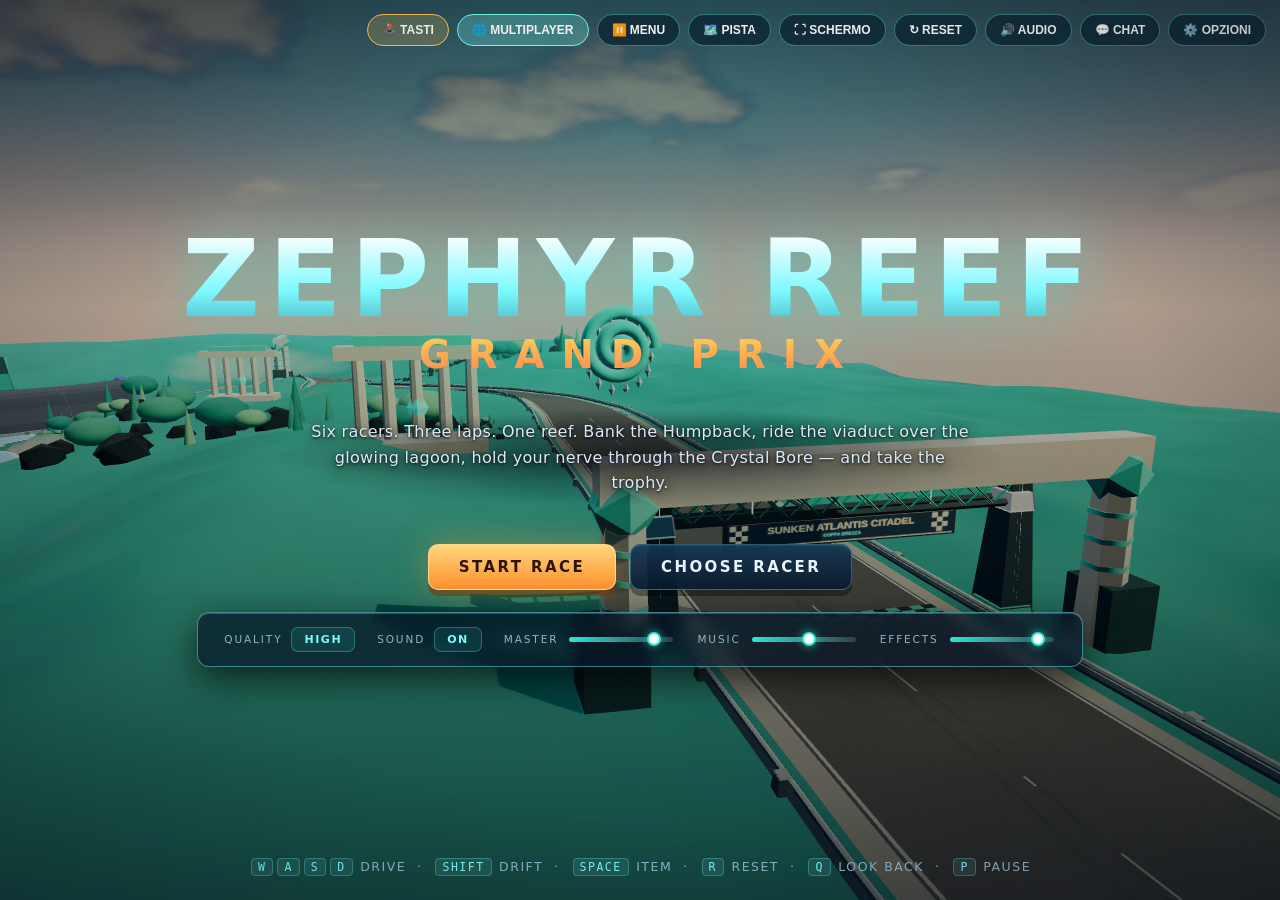
<file: kart.html>
<!doctype html><meta charset="utf-8"><meta name="viewport" content="width=device-width,initial-scale=1"><title>MANI Racing</title><script>location.replace('./race/');</script><p><a href="./race/">Open MANI Racing</a></p>
</file>
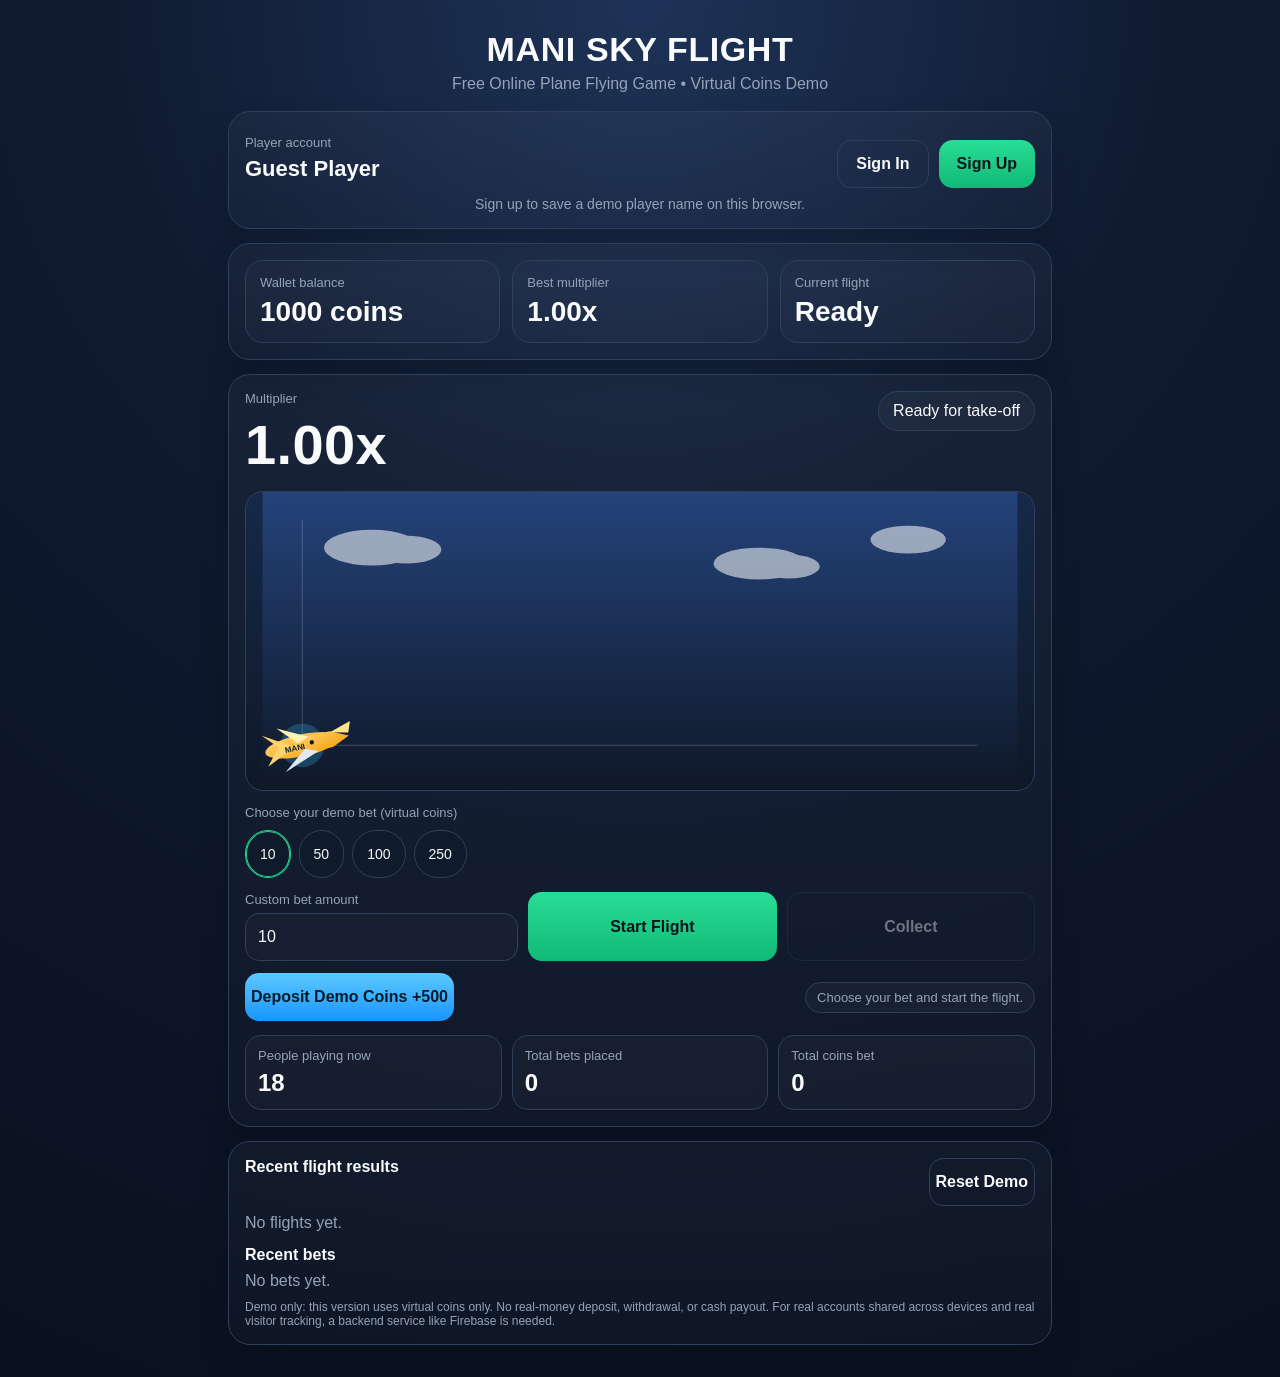
<file: mani_sky_flight_v3_signup.html>
<!doctype html>
<html lang="en">
<head>
<meta charset="utf-8">
<meta name="viewport" content="width=device-width,initial-scale=1">
<title>MANI Sky Flight | Free Online Plane Flying Game</title>
<meta name="description" content="Play MANI Sky Flight, a free online plane flying points game with multiplier-style gameplay and virtual coins.">
<meta name="keywords" content="free online plane game, plane flying game, multiplier points game, MANI Sky Flight">
<meta name="robots" content="index,follow">
<style>
:root{
  --bg1:#09111f; --bg2:#101b31; --card:#101826; --panel:#152235; --panel2:#1a2940;
  --text:#f8fafc; --muted:#94a3b8; --border:#2e405a; --accent:#23d18b; --accent2:#38bdf8;
  --danger:#fb7185; --gold:#f59e0b; --chip:#0f1a2b;
}
*{box-sizing:border-box}
body{
  margin:0; color:var(--text); font-family:Arial,Helvetica,sans-serif;
  background:radial-gradient(circle at top, #1e3358 0%, var(--bg2) 35%, var(--bg1) 100%);
}
.wrap{max-width:860px; margin:auto; padding:18px}
.brand{
  text-align:center; padding:12px 10px 18px;
}
.brand h1{margin:0; font-size:34px; letter-spacing:.6px}
.brand p{margin:6px 0 0; color:var(--muted)}
.card{
  background:linear-gradient(180deg, rgba(255,255,255,.03), rgba(255,255,255,.015));
  border:1px solid var(--border); border-radius:22px; padding:16px; margin-bottom:14px;
  box-shadow:0 14px 30px rgba(0,0,0,.18);
}
.row{display:flex; gap:12px; flex-wrap:wrap; justify-content:space-between}
.stat{
  flex:1 1 160px; background:rgba(255,255,255,.02); border:1px solid var(--border);
  border-radius:18px; padding:14px;
}
.label{font-size:13px; color:var(--muted); margin-bottom:6px}
.value{font-size:28px; font-weight:800}
.stage{
  height:300px; background:linear-gradient(180deg,#162949 0%,#0f1828 100%);
  border:1px solid var(--border); border-radius:18px; overflow:hidden; margin-top:14px; position:relative;
}
.bigmult{font-size:56px; font-weight:900; letter-spacing:.4px}
.status{
  padding:10px 14px; border:1px solid var(--border); border-radius:999px; height:max-content;
  background:rgba(255,255,255,.03);
}
.controls{
  display:grid; grid-template-columns: 1.1fr 1fr 1fr; gap:10px; margin-top:14px;
}
button,input{
  min-height:48px; border-radius:14px; border:1px solid var(--border); font-size:16px;
}
button{cursor:pointer}
input{
  width:100%; background:rgba(255,255,255,.02); color:var(--text); padding:0 12px;
}
.primary{background:linear-gradient(180deg,#29dd95,#11b977); color:#07151b; border:0; font-weight:800}
.secondary{background:transparent; color:var(--text); font-weight:700}
.secondary:disabled{opacity:.4; cursor:not-allowed}
.deposit{background:linear-gradient(180deg,#5cc9ff,#1995ff); color:#021a27; border:0; font-weight:800}
.chips{display:flex; gap:8px; flex-wrap:wrap; margin-top:10px}
.chip{
  background:var(--chip); border:1px solid var(--border); color:var(--text);
  border-radius:999px; padding:10px 14px; font-size:14px; cursor:pointer;
}
.chip.active{border-color:var(--accent); box-shadow:0 0 0 1px var(--accent) inset}
.infobox{
  display:grid; grid-template-columns:repeat(3,1fr); gap:10px; margin-top:14px;
}
.smallbox{
  background:rgba(255,255,255,.025); border:1px solid var(--border); border-radius:16px; padding:12px;
}
.smallbox .n{font-size:24px; font-weight:800}
.muted{color:var(--muted)}
.history{display:flex; gap:8px; flex-wrap:wrap; margin-top:8px}
.pill{border:1px solid var(--border); padding:7px 11px; border-radius:999px; color:var(--muted); background:rgba(255,255,255,.02)}
.note{font-size:12px; color:var(--muted); margin-top:10px}
.footerline{display:flex; gap:10px; align-items:center; justify-content:space-between; flex-wrap:wrap; margin-top:12px}
.badge{background:rgba(255,255,255,.03); border:1px solid var(--border); padding:7px 11px; border-radius:999px; color:var(--muted); font-size:13px}
svg{width:100%; height:100%}
.recentbets{display:flex; flex-wrap:wrap; gap:8px; margin-top:8px}
.betitem{background:rgba(255,255,255,.03); border:1px solid var(--border); color:var(--muted); padding:7px 10px; border-radius:999px; font-size:13px}

.authbar{display:flex;gap:10px;justify-content:center;flex-wrap:wrap;margin-top:12px}
.authbar button{padding:0 18px}
.authpanel{display:none;margin-top:12px;background:rgba(255,255,255,.025);border:1px solid var(--border);border-radius:18px;padding:14px}
.authpanel.show{display:block}
.authgrid{display:grid;grid-template-columns:1fr 1fr;gap:10px}
.authgrid input{min-width:0}
.authmsg{margin-top:8px;font-size:13px;color:var(--muted)}
.userline{text-align:center;margin-top:8px;color:var(--muted);font-size:14px}
@media(max-width:700px){.authgrid{grid-template-columns:1fr}}

@media(max-width:700px){
  .controls{grid-template-columns:1fr}
  .infobox{grid-template-columns:1fr}
  .bigmult{font-size:44px}
  .brand h1{font-size:28px}
}
</style>
</head>
<body>
<div class="wrap">
  <div class="brand">
    <h1>MANI SKY FLIGHT</h1>
    <p>Free Online Plane Flying Game • Virtual Coins Demo</p>
  </div>

  <div class="card">
    <div class="row" style="align-items:center">
      <div>
        <div class="label">Player account</div>
        <div class="value" style="font-size:22px" id="accountStatus">Guest Player</div>
      </div>
      <div class="authbar">
        <button class="secondary" id="showSignIn">Sign In</button>
        <button class="primary" id="showSignUp">Sign Up</button>
        <button class="secondary" id="signOutBtn" style="display:none">Sign Out</button>
      </div>
    </div>

    <div class="authpanel" id="signUpPanel">
      <strong>Create account</strong>
      <div class="authgrid" style="margin-top:10px">
        <input id="signupName" type="text" placeholder="Player name" maxlength="24">
        <input id="signupEmail" type="email" placeholder="Email address">
        <input id="signupPassword" type="password" placeholder="Password" minlength="4">
        <input id="signupPassword2" type="password" placeholder="Confirm password" minlength="4">
      </div>
      <button class="primary" id="createAccountBtn" style="width:100%;margin-top:10px">Create Demo Account</button>
      <div class="authmsg" id="signupMsg">Demo account is saved only on this device/browser.</div>
    </div>

    <div class="authpanel" id="signInPanel">
      <strong>Sign in</strong>
      <div class="authgrid" style="margin-top:10px">
        <input id="signinEmail" type="email" placeholder="Email address">
        <input id="signinPassword" type="password" placeholder="Password">
      </div>
      <button class="primary" id="signinBtn" style="width:100%;margin-top:10px">Sign In</button>
      <div class="authmsg" id="signinMsg">Use the demo account created on this device.</div>
    </div>
    <div class="userline" id="userLine">Sign up to save a demo player name on this browser.</div>
  </div>

  <div class="card">
    <div class="row">
      <div class="stat">
        <div class="label">Wallet balance</div>
        <div class="value"><span id="balance">1000</span> coins</div>
      </div>
      <div class="stat">
        <div class="label">Best multiplier</div>
        <div class="value"><span id="best">1.00</span>x</div>
      </div>
      <div class="stat">
        <div class="label">Current flight</div>
        <div class="value" id="statusText">Ready</div>
      </div>
    </div>
  </div>

  <div class="card">
    <div class="row">
      <div>
        <div class="label">Multiplier</div>
        <div class="bigmult" id="multiplier">1.00x</div>
      </div>
      <div class="status" id="status">Ready for take-off</div>
    </div>

    <div class="stage">
      <svg viewBox="0 0 760 300" aria-label="Plane flying game">
        <defs>
          <linearGradient id="sky" x1="0" y1="0" x2="0" y2="1">
            <stop offset="0%" stop-color="#24437a"/>
            <stop offset="100%" stop-color="#0f1828"/>
          </linearGradient>
          <linearGradient id="trail" x1="0" y1="0" x2="1" y2="0">
            <stop offset="0%" stop-color="#38bdf8" stop-opacity="0"/>
            <stop offset="100%" stop-color="#38bdf8" stop-opacity="1"/>
          </linearGradient>
          <linearGradient id="planeBody" x1="0" y1="0" x2="1" y2="1">
            <stop offset="0%" stop-color="#ffd36d"/>
            <stop offset="100%" stop-color="#f59e0b"/>
          </linearGradient>
        </defs>
        <rect x="0" y="0" width="760" height="300" fill="url(#sky)"/>
        <g opacity="0.55">
          <ellipse cx="110" cy="56" rx="48" ry="18" fill="#fff"/>
          <ellipse cx="145" cy="58" rx="35" ry="14" fill="#fff"/>
          <ellipse cx="500" cy="72" rx="46" ry="16" fill="#fff"/>
          <ellipse cx="530" cy="75" rx="31" ry="12" fill="#fff"/>
          <ellipse cx="650" cy="48" rx="38" ry="14" fill="#fff"/>
        </g>
        <line x1="40" y1="255" x2="720" y2="255" stroke="#ffffff" opacity=".2"/>
        <line x1="40" y1="28" x2="40" y2="255" stroke="#ffffff" opacity=".2"/>

        <path id="curve" d="M40 255" fill="none" stroke="url(#trail)" stroke-width="6" stroke-linecap="round"/>
        <g id="glow" opacity="0.25">
          <circle id="g1" cx="40" cy="255" r="22" fill="#38bdf8"/>
        </g>

        <g id="plane" transform="translate(40 255) rotate(-12)">
          <ellipse cx="0" cy="0" rx="38" ry="11" fill="url(#planeBody)"/>
          <path d="M-8 -8 L30 -8 L48 0 L30 8 L-8 8 Z" fill="url(#planeBody)"/>
          <path d="M-8 0 L-38 -18 L-24 -3 L-38 14 Z" fill="#ffd36d"/>
          <path d="M-4 -3 L-22 -22 L8 -7 Z" fill="#fff2b0"/>
          <path d="M2 4 L-22 23 L15 9 Z" fill="#e2e8f0"/>
          <path d="M30 -7 L52 -14 L48 -3 Z" fill="#fde68a"/>
          <circle cx="10" cy="-1" r="2.2" fill="#0f172a"/>
          <text x="-18" y="4" font-size="8" font-weight="700" fill="#072235">MANI</text>
        </g>
      </svg>
    </div>

    <div class="label" style="margin-top:14px">Choose your demo bet (virtual coins)</div>
    <div class="chips" id="chips">
      <button class="chip active" data-bet="10">10</button>
      <button class="chip" data-bet="50">50</button>
      <button class="chip" data-bet="100">100</button>
      <button class="chip" data-bet="250">250</button>
    </div>

    <div class="controls">
      <div>
        <div class="label" style="margin-bottom:6px">Custom bet amount</div>
        <input id="stake" type="number" min="10" max="500" step="10" value="10">
      </div>
      <button class="primary" id="startBtn">Start Flight</button>
      <button class="secondary" id="collectBtn" disabled>Collect</button>
    </div>

    <div class="footerline">
      <button class="deposit" id="depositBtn">Deposit Demo Coins +500</button>
      <div class="badge" id="message">Choose your bet and start the flight.</div>
    </div>

    <div class="infobox">
      <div class="smallbox">
        <div class="label">People playing now</div>
        <div class="n" id="onlinePlayers">18</div>
      </div>
      <div class="smallbox">
        <div class="label">Total bets placed</div>
        <div class="n" id="totalBets">0</div>
      </div>
      <div class="smallbox">
        <div class="label">Total coins bet</div>
        <div class="n" id="totalCoins">0</div>
      </div>
    </div>
  </div>

  <div class="card">
    <div class="row">
      <strong>Recent flight results</strong>
      <button class="secondary" id="resetBtn">Reset Demo</button>
    </div>
    <div class="history" id="history"><span class="muted">No flights yet.</span></div>

    <div style="margin-top:14px"><strong>Recent bets</strong></div>
    <div class="recentbets" id="recentBets">
      <span class="muted">No bets yet.</span>
    </div>

    <div class="note">
      Demo only: this version uses virtual coins only. No real-money deposit, withdrawal, or cash payout.
      For real accounts shared across devices and real visitor tracking, a backend service like Firebase is needed.
    </div>
  </div>
</div>

<script>
const q=s=>document.querySelector(s);
const accountStatus=q('#accountStatus'), showSignIn=q('#showSignIn'), showSignUp=q('#showSignUp'),
signOutBtn=q('#signOutBtn'), signUpPanel=q('#signUpPanel'), signInPanel=q('#signInPanel'),
signupName=q('#signupName'), signupEmail=q('#signupEmail'), signupPassword=q('#signupPassword'),
signupPassword2=q('#signupPassword2'), createAccountBtn=q('#createAccountBtn'),
signinEmail=q('#signinEmail'), signinPassword=q('#signinPassword'), signinBtn=q('#signinBtn'),
signupMsg=q('#signupMsg'), signinMsg=q('#signinMsg'), userLine=q('#userLine');
const balanceEl=q('#balance'), bestEl=q('#best'), multEl=q('#multiplier'), statusEl=q('#status'), statusText=q('#statusText'),
stakeEl=q('#stake'), startBtn=q('#startBtn'), collectBtn=q('#collectBtn'), depositBtn=q('#depositBtn'), resetBtn=q('#resetBtn'),
messageEl=q('#message'), historyEl=q('#history'), recentBetsEl=q('#recentBets'),
curve=q('#curve'), plane=q('#plane'), glow=q('#g1'),
onlinePlayersEl=q('#onlinePlayers'), totalBetsEl=q('#totalBets'), totalCoinsEl=q('#totalCoins');

let balance = Number(localStorage.getItem('mani_balance') || 1000);
let best = Number(localStorage.getItem('mani_best') || 1);
let totalBets = Number(localStorage.getItem('mani_total_bets') || 0);
let totalCoins = Number(localStorage.getItem('mani_total_coins') || 0);
let history = JSON.parse(localStorage.getItem('mani_history') || '[]');
let recentBets = JSON.parse(localStorage.getItem('mani_recent_bets') || '[]');

let current=1, running=false, crashed=false, stake=10, startTime=0, crashAt=0, raf=null, lastX=40, lastY=255;
const fmt=n=>Number(n).toFixed(2);

function saveAll(){
  localStorage.setItem('mani_balance', balance);
  localStorage.setItem('mani_best', best);
  localStorage.setItem('mani_total_bets', totalBets);
  localStorage.setItem('mani_total_coins', totalCoins);
  localStorage.setItem('mani_history', JSON.stringify(history.slice(0,10)));
  localStorage.setItem('mani_recent_bets', JSON.stringify(recentBets.slice(0,12)));
}
function renderTop(){
  balanceEl.textContent = balance;
  bestEl.textContent = fmt(best);
  totalBetsEl.textContent = totalBets;
  totalCoinsEl.textContent = totalCoins;
}
function renderHistory(){
  historyEl.innerHTML='';
  if(!history.length){ historyEl.innerHTML='<span class="muted">No flights yet.</span>'; return; }
  history.slice(0,10).forEach(x=>{
    const s=document.createElement('span'); s.className='pill'; s.textContent=x; historyEl.appendChild(s);
  });
}
function renderRecentBets(){
  recentBetsEl.innerHTML='';
  if(!recentBets.length){ recentBetsEl.innerHTML='<span class="muted">No bets yet.</span>'; return; }
  recentBets.slice(0,12).forEach(x=>{
    const s=document.createElement('span'); s.className='betitem'; s.textContent=x; recentBetsEl.appendChild(s);
  });
}
function setGraph(progress,mult){
  const x = 40 + 660*Math.min(progress,1);
  const y = Math.max(42, 255 - Math.log(mult)*86);
  const c1 = 40 + (x-40)*.34;
  const c2 = 40 + (x-40)*.78;
  curve.setAttribute('d', `M40 255 C ${c1} 250, ${c2} ${Math.min(240, y+42)}, ${x} ${y}`);
  const dx=x-lastX, dy=y-lastY;
  const angle=Math.max(-35, Math.min(10, Math.atan2(dy, Math.max(dx,1))*180/Math.PI));
  plane.setAttribute('transform', `translate(${x} ${y}) rotate(${angle})`);
  glow.setAttribute('cx', x); glow.setAttribute('cy', y);
  lastX=x; lastY=y;
}
function crashPoint(){
  const r=Math.random();
  if(r<.18) return 1.05+Math.random()*.45;
  if(r<.70) return 1.5+Math.random()*2.5;
  if(r<.93) return 4+Math.random()*6;
  return 10+Math.random()*15;
}
function stop(){ if(raf) cancelAnimationFrame(raf); raf=null; }
function addRecentBet(txt){
  recentBets.unshift(txt);
  recentBets = recentBets.slice(0,12);
  renderRecentBets();
}
function finishCrash(){
  running=false; crashed=true; collectBtn.disabled=true; startBtn.disabled=false;
  statusEl.textContent='Flight crashed'; statusText.textContent='Crashed';
  multEl.textContent = fmt(crashAt)+'x';
  plane.setAttribute('transform', `translate(${lastX} ${lastY}) rotate(40)`);
  history.unshift('✈ ' + fmt(crashAt) + 'x');
  history = history.slice(0,10);
  renderHistory(); saveAll();
  messageEl.textContent = `Flight crashed at ${fmt(crashAt)}x`;
  stop();
}
function animate(ts){
  if(!running) return;
  const e=Math.max(0, ts-startTime);
  current = 1 + e/2500 + Math.pow(e/8200,2)*3.35;
  if(current>=crashAt){
    current=crashAt; setGraph(Math.min(e/9000,1), current); finishCrash(); return;
  }
  multEl.textContent = fmt(current)+'x';
  setGraph(Math.min(e/9000,1), current);
  raf=requestAnimationFrame(animate);
}
function setSelectedChip(value){
  document.querySelectorAll('.chip').forEach(btn=>{
    btn.classList.toggle('active', Number(btn.dataset.bet)===Number(value));
  });
}
document.querySelectorAll('.chip').forEach(btn=>{
  btn.addEventListener('click', ()=>{
    stakeEl.value = btn.dataset.bet;
    setSelectedChip(btn.dataset.bet);
  });
});
stakeEl.addEventListener('input', ()=> setSelectedChip(-1));

startBtn.addEventListener('click', ()=>{
  if(running) return;
  const p = Number(stakeEl.value);
  if(!Number.isFinite(p) || p<10){ messageEl.textContent='Minimum demo bet is 10 coins.'; return; }
  stake = Math.min(500, Math.floor(p));
  stakeEl.value = stake;
  if(stake>balance){ messageEl.textContent='Not enough demo coins. Use Deposit Demo Coins.'; return; }

  balance -= stake;
  totalBets += 1;
  totalCoins += stake;
  addRecentBet('Bet ' + stake + ' coins');
  renderTop();

  current = 1; crashed = false; crashAt = crashPoint(); running = true; startTime = performance.now();
  startBtn.disabled=true; collectBtn.disabled=false;
  statusEl.textContent='Flying'; statusText.textContent='Flying';
  messageEl.textContent='Flight started. Collect before crash.';
  curve.setAttribute('d','M40 255'); lastX=40; lastY=255; plane.setAttribute('transform','translate(40 255) rotate(-12)');
  saveAll();
  raf = requestAnimationFrame(animate);
});

collectBtn.addEventListener('click', ()=>{
  if(!running || crashed) return;
  running=false;
  const win = Math.floor(stake * current);
  balance += win;
  best = Math.max(best, current);
  renderTop();
  collectBtn.disabled=true; startBtn.disabled=false;
  statusEl.textContent='Collected'; statusText.textContent='Collected';
  history.unshift('✓ ' + fmt(current) + 'x'); history = history.slice(0,10);
  renderHistory();
  addRecentBet('Collected at ' + fmt(current) + 'x');
  messageEl.textContent = `Collected ${win} coins at ${fmt(current)}x`;
  saveAll();
  stop();
});

depositBtn.addEventListener('click', ()=>{
  balance += 500;
  renderTop();
  saveAll();
  messageEl.textContent='500 demo coins added to wallet.';
});

resetBtn.addEventListener('click', ()=>{
  stop();
  balance=1000; best=1; totalBets=0; totalCoins=0; current=1; running=false; crashed=false;
  history=[]; recentBets=[];
  multEl.textContent='1.00x'; statusEl.textContent='Ready for take-off'; statusText.textContent='Ready';
  startBtn.disabled=false; collectBtn.disabled=true;
  curve.setAttribute('d','M40 255'); plane.setAttribute('transform','translate(40 255) rotate(-12)');
  messageEl.textContent='Choose your bet and start the flight.';
  saveAll(); 
function getAccounts(){
  try{return JSON.parse(localStorage.getItem('mani_accounts')||'{}')}catch(e){return {}}
}
function setAccounts(a){localStorage.setItem('mani_accounts',JSON.stringify(a))}
function getCurrentUser(){return localStorage.getItem('mani_current_user')||''}
function renderAccount(){
  const email=getCurrentUser(), accounts=getAccounts();
  if(email && accounts[email]){
    accountStatus.textContent=accounts[email].name;
    userLine.textContent='Signed in as '+email;
    showSignIn.style.display='none';
    showSignUp.style.display='none';
    signOutBtn.style.display='inline-block';
  }else{
    accountStatus.textContent='Guest Player';
    userLine.textContent='Sign up to save a demo player name on this browser.';
    showSignIn.style.display='inline-block';
    showSignUp.style.display='inline-block';
    signOutBtn.style.display='none';
  }
}
function hideAuthPanels(){
  signUpPanel.classList.remove('show');
  signInPanel.classList.remove('show');
}
showSignUp.addEventListener('click',()=>{signInPanel.classList.remove('show');signUpPanel.classList.toggle('show')});
showSignIn.addEventListener('click',()=>{signUpPanel.classList.remove('show');signInPanel.classList.toggle('show')});

createAccountBtn.addEventListener('click',()=>{
  const name=signupName.value.trim(), email=signupEmail.value.trim().toLowerCase();
  const p1=signupPassword.value, p2=signupPassword2.value;
  if(name.length<2){signupMsg.textContent='Enter a player name.';return}
  if(!email.includes('@')){signupMsg.textContent='Enter a valid email.';return}
  if(p1.length<4){signupMsg.textContent='Password must be at least 4 characters.';return}
  if(p1!==p2){signupMsg.textContent='Passwords do not match.';return}
  const accounts=getAccounts();
  if(accounts[email]){signupMsg.textContent='An account with this email already exists on this device.';return}
  accounts[email]={name:name,password:p1};
  setAccounts(accounts);
  localStorage.setItem('mani_current_user',email);
  signupMsg.textContent='Demo account created.';
  hideAuthPanels();
  renderAccount();
});

signinBtn.addEventListener('click',()=>{
  const email=signinEmail.value.trim().toLowerCase(), pass=signinPassword.value;
  const accounts=getAccounts();
  if(!accounts[email] || accounts[email].password!==pass){
    signinMsg.textContent='Email or password is incorrect.';
    return;
  }
  localStorage.setItem('mani_current_user',email);
  signinMsg.textContent='Signed in.';
  hideAuthPanels();
  renderAccount();
});

signOutBtn.addEventListener('click',()=>{
  localStorage.removeItem('mani_current_user');
  renderAccount();
});

renderAccount(); renderTop(); renderHistory(); renderRecentBets();
});

function randomOnline(){
  const base = Number(onlinePlayersEl.textContent || 18);
  const next = Math.max(8, Math.min(99, base + Math.floor(Math.random()*7)-3));
  onlinePlayersEl.textContent = next;
}
setInterval(randomOnline, 6000);

renderTop(); renderHistory(); renderRecentBets();
</script>
</body>
</html>
</file>
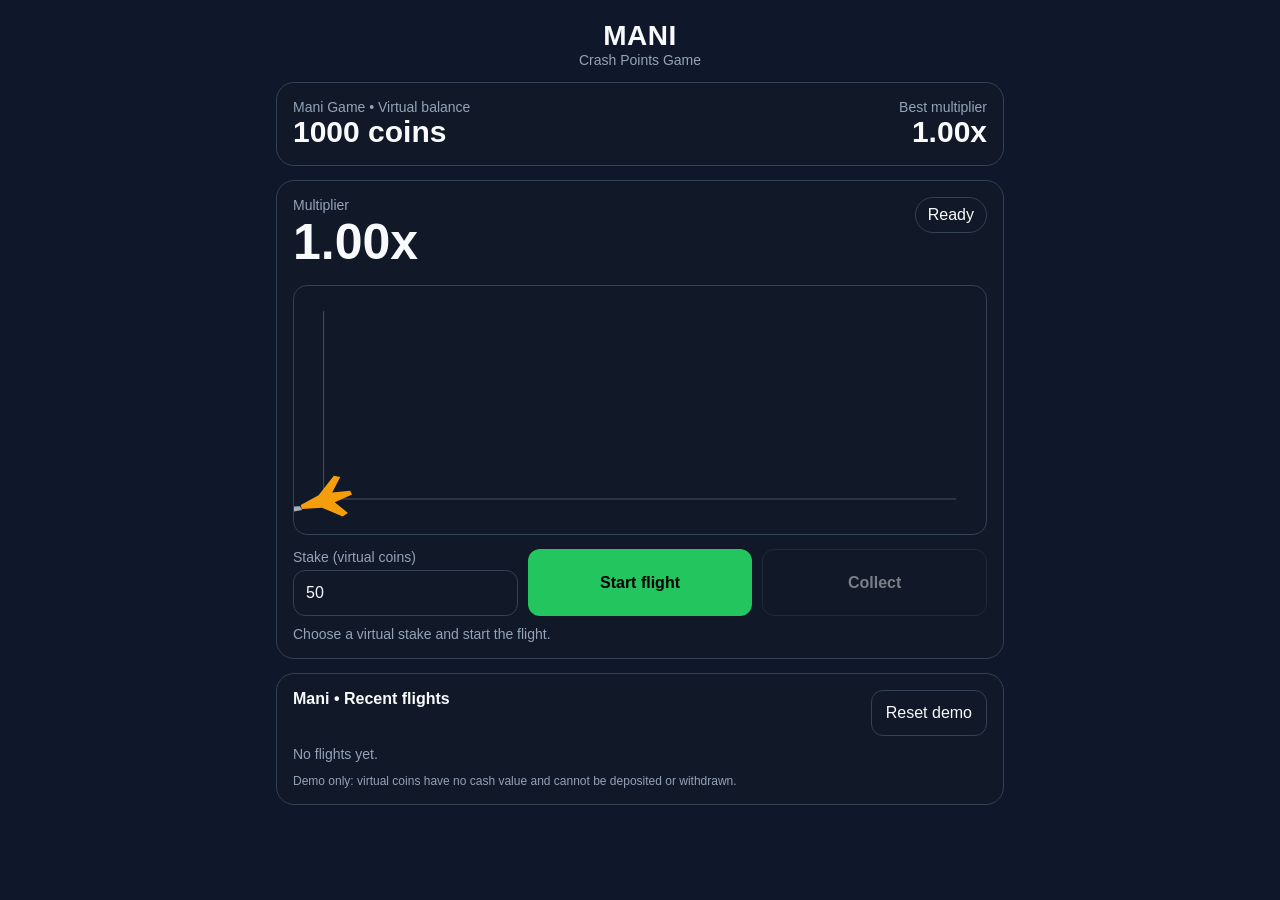
<file: old_index.html>
<!doctype html>
<html lang="en">
<head>
<meta charset="utf-8">
<meta name="viewport" content="width=device-width,initial-scale=1">
<title>Mani Crash Game</title>
<style>
:root{
  --bg:#0f172a;--card:#111827;--panel:#1f2937;--text:#f8fafc;--muted:#94a3b8;
  --border:#334155;--accent:#22c55e;--line:#38bdf8;--plane:#f59e0b;
}
*{box-sizing:border-box}body{margin:0;background:var(--bg);color:var(--text);font-family:Arial,Helvetica,sans-serif}
.wrap{max-width:760px;margin:auto;padding:16px}.card{background:var(--card);border:1px solid var(--border);border-radius:18px;padding:16px;margin-bottom:14px}
.row{display:flex;justify-content:space-between;gap:12px;flex-wrap:wrap}.muted{color:var(--muted);font-size:14px}.big{font-size:30px;font-weight:700}
.mult{font-size:50px;font-weight:800}.status{border:1px solid var(--border);border-radius:999px;padding:8px 12px;height:max-content}
.stage{height:250px;background:var(--card);border:1px solid var(--border);border-radius:14px;overflow:hidden;margin-top:14px}
svg{width:100%;height:100%}.controls{display:grid;grid-template-columns:1fr 1fr 1fr;gap:10px;margin-top:14px}
input,button{min-height:46px;border-radius:12px;border:1px solid var(--border);font-size:16px}
input{background:transparent;color:var(--text);padding:0 12px;width:100%}button{cursor:pointer;padding:0 14px}
#startBtn{background:var(--accent);border:0;font-weight:700}#collectBtn{background:transparent;color:var(--text);font-weight:700}
button:disabled{opacity:.45;cursor:not-allowed}.history{display:flex;gap:8px;flex-wrap:wrap;margin-top:10px}.pill{border:1px solid var(--border);padding:6px 10px;border-radius:999px;color:var(--muted)}
.note{font-size:12px;color:var(--muted);margin-top:12px}
@media(max-width:620px){.controls{grid-template-columns:1fr}.mult{font-size:42px}}
</style>
</head>
<body>
<div class="wrap">
  <div style="text-align:center;margin:4px 0 14px">
    <div style="font-size:28px;font-weight:800;letter-spacing:.5px">MANI</div>
    <div class="muted">Crash Points Game</div>
  </div>
  <div class="card row">
    <div><div class="muted">Mani Game • Virtual balance</div><div class="big"><span id="balance">1000</span> coins</div></div>
    <div style="text-align:right"><div class="muted">Best multiplier</div><div class="big"><span id="best">1.00</span>x</div></div>
  </div>

  <div class="card">
    <div class="row">
      <div><div class="muted">Multiplier</div><div class="mult" id="multiplier">1.00x</div></div>
      <div class="status" id="status">Ready</div>
    </div>

    <div class="stage">
      <svg viewBox="0 0 700 250" aria-label="Crash game graph">
        <line x1="30" y1="215" x2="670" y2="215" stroke="currentColor" opacity=".25"/>
        <line x1="30" y1="25" x2="30" y2="215" stroke="currentColor" opacity=".25"/>
        <path id="curve" d="M30 215" fill="none" stroke="var(--line)" stroke-width="5" stroke-linecap="round"/>
        <g id="plane" transform="translate(30 215) rotate(-15)">
          <path d="M-24 0 L-4 -5 L16 -20 L22 -17 L10 -4 L28 -1 L29 3 L10 6 L20 20 L14 22 L-4 8 L-24 4 Z" fill="var(--plane)"/>
          <path d="M-25 1 L-38 -2 L-39 4 L-24 5 Z" fill="#cbd5e1" opacity=".8"/>
        </g>
      </svg>
    </div>

    <div class="controls">
      <div><div class="muted" style="margin-bottom:5px">Stake (virtual coins)</div><input id="stake" type="number" min="10" max="500" step="10" value="50"></div>
      <button id="startBtn">Start flight</button>
      <button id="collectBtn" disabled>Collect</button>
    </div>
    <div class="muted" id="message" style="margin-top:10px">Choose a virtual stake and start the flight.</div>
  </div>

  <div class="card">
    <div class="row"><strong>Mani • Recent flights</strong><button id="resetBtn" style="background:transparent;color:var(--text)">Reset demo</button></div>
    <div id="history" class="history"><span class="muted">No flights yet.</span></div>
    <div class="note">Demo only: virtual coins have no cash value and cannot be deposited or withdrawn.</div>
  </div>
</div>

<script>
const q=s=>document.querySelector(s);
const balanceEl=q('#balance'),bestEl=q('#best'),multEl=q('#multiplier'),statusEl=q('#status'),
stakeEl=q('#stake'),startBtn=q('#startBtn'),collectBtn=q('#collectBtn'),resetBtn=q('#resetBtn'),
messageEl=q('#message'),historyEl=q('#history'),curve=q('#curve'),plane=q('#plane');

let balance=1000,best=1,current=1,running=false,crashed=false,stake=50,startTime=0,crashAt=0,raf=null,history=[],lastX=30,lastY=215;
const fmt=n=>Number(n).toFixed(2);

function renderHistory(){
  historyEl.innerHTML='';
  if(!history.length){historyEl.innerHTML='<span class="muted">No flights yet.</span>';return;}
  history.slice(0,10).forEach(x=>{const s=document.createElement('span');s.className='pill';s.textContent=x;historyEl.appendChild(s);});
}
function setGraph(progress,mult){
  const x=30+620*Math.min(progress,1), y=Math.max(40,215-Math.log(mult)*76);
  const c1=30+(x-30)*.35,c2=30+(x-30)*.78;
  curve.setAttribute('d',`M30 215 C ${c1} 210, ${c2} ${Math.min(205,y+38)}, ${x} ${y}`);
  const dx=x-lastX,dy=y-lastY,angle=Math.max(-35,Math.min(10,Math.atan2(dy,Math.max(dx,1))*180/Math.PI));
  plane.setAttribute('transform',`translate(${x} ${y}) rotate(${angle})`);
  lastX=x;lastY=y;
}
function crashPoint(){
  const r=Math.random();
  if(r<.18)return 1.05+Math.random()*.45;
  if(r<.70)return 1.5+Math.random()*2.5;
  if(r<.93)return 4+Math.random()*6;
  return 10+Math.random()*15;
}
function stop(){if(raf)cancelAnimationFrame(raf);raf=null}
function finishCrash(){
  running=false;crashed=true;collectBtn.disabled=true;startBtn.disabled=false;statusEl.textContent='Crashed';
  multEl.textContent=fmt(crashAt)+'x';plane.setAttribute('transform',`translate(${lastX} ${lastY}) rotate(38)`);
  history.unshift('✈ '+fmt(crashAt)+'x');renderHistory();
  messageEl.textContent=`Plane crashed at ${fmt(crashAt)}x. You lost ${stake} virtual coins.`;stop();
}
function animate(ts){
  if(!running)return;
  const e=Math.max(0,ts-startTime);
  current=1+e/2600+Math.pow(e/8500,2)*3.2;
  if(current>=crashAt){current=crashAt;setGraph(Math.min(e/9000,1),current);finishCrash();return;}
  multEl.textContent=fmt(current)+'x';setGraph(Math.min(e/9000,1),current);raf=requestAnimationFrame(animate);
}
startBtn.addEventListener('click',()=>{
  if(running)return;
  const p=Number(stakeEl.value);
  if(!Number.isFinite(p)||p<10){messageEl.textContent='Minimum virtual stake is 10 coins.';return;}
  stake=Math.min(500,Math.floor(p));stakeEl.value=stake;
  if(stake>balance){messageEl.textContent='Not enough virtual coins for that stake.';return;}
  balance-=stake;balanceEl.textContent=balance;current=1;crashed=false;crashAt=crashPoint();running=true;startTime=performance.now();
  startBtn.disabled=true;collectBtn.disabled=false;statusEl.textContent='Flying';messageEl.textContent='Plane is flying. Collect before it crashes.';
  curve.setAttribute('d','M30 215');lastX=30;lastY=215;plane.setAttribute('transform','translate(30 215) rotate(-15)');
  raf=requestAnimationFrame(animate);
});
collectBtn.addEventListener('click',()=>{
  if(!running||crashed)return;
  running=false;const win=Math.floor(stake*current);balance+=win;best=Math.max(best,current);
  balanceEl.textContent=balance;bestEl.textContent=fmt(best);collectBtn.disabled=true;startBtn.disabled=false;statusEl.textContent='Collected';
  history.unshift('✓ '+fmt(current)+'x');renderHistory();messageEl.textContent=`Collected at ${fmt(current)}x: +${win} virtual coins.`;stop();
});
resetBtn.addEventListener('click',()=>{
  stop();balance=1000;best=1;current=1;running=false;crashed=false;history=[];
  balanceEl.textContent='1000';bestEl.textContent='1.00';multEl.textContent='1.00x';statusEl.textContent='Ready';
  messageEl.textContent='Choose a virtual stake and start the flight.';startBtn.disabled=false;collectBtn.disabled=true;
  curve.setAttribute('d','M30 215');plane.setAttribute('transform','translate(30 215) rotate(-15)');renderHistory();
});
</script>
</body>
</html>
</file>
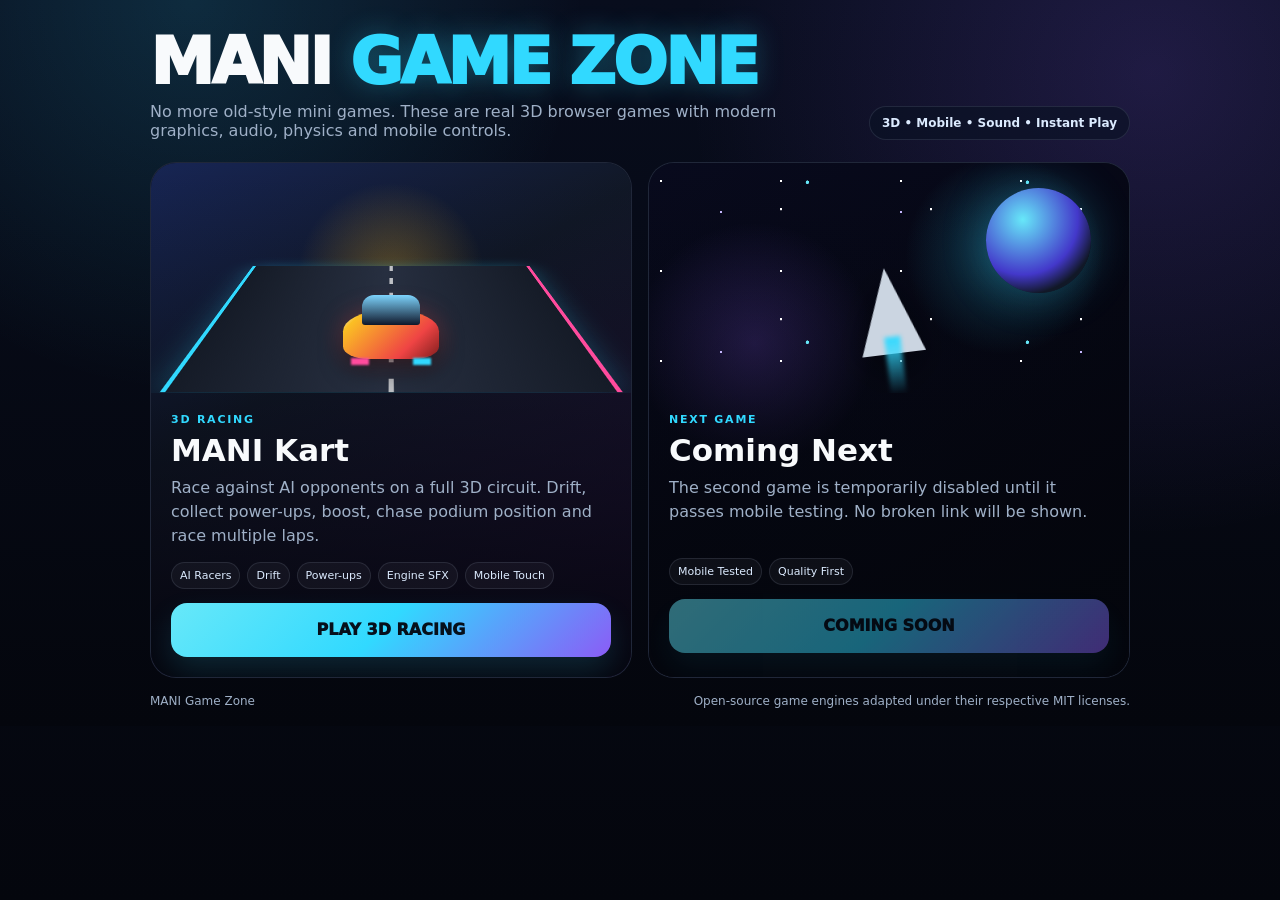
<file: space.html>
<!doctype html><meta charset="utf-8"><meta name="viewport" content="width=device-width,initial-scale=1"><title>MANI Game Zone</title><script>location.replace('./');</script><p><a href="./">Open MANI Game Zone</a></p>
</file>
<file: race/assets/index-DMliwuo_.css>
:root{--abyss: #05121f;--deep: #0a2038;--lagoon: #0f6f83;--teal: #2ee6d6;--cyan: #7cf9ff;--coral: #ff6f9c;--amber: #ffc857;--lime: #b9ff4f;--ink: #e9f6ff;--muted: #8fb4c9;--panel: rgba(6, 22, 38, .72);--panel-solid: rgba(7, 26, 44, .95);--edge: rgba(124, 249, 255, .28);--edge-hot: rgba(124, 249, 255, .75);--shadow: 0 18px 60px rgba(0, 0, 0, .55);--font: "Trebuchet MS", "Segoe UI", "DejaVu Sans", system-ui, sans-serif;--mono: "DejaVu Sans Mono", "SF Mono", Menlo, Consolas, monospace}*{box-sizing:border-box}html,body{margin:0;padding:0;height:100%;overflow:hidden;background:#03080f;color:var(--ink);font-family:var(--font);-webkit-font-smoothing:antialiased;user-select:none;cursor:default}#app{position:fixed;inset:0}#gl{position:absolute;inset:0;width:100%;height:100%;display:block}#ui{position:absolute;inset:0;pointer-events:none}#ui button,#ui .clickable{pointer-events:auto}#boot{position:absolute;inset:0;display:grid;place-items:center;background:radial-gradient(circle at 50% 55%,#0d2b47,#03080f 70%);color:var(--cyan);font-size:20px;letter-spacing:.28em;text-transform:uppercase;z-index:50;transition:opacity .5s ease}#boot.hidden{opacity:0;pointer-events:none}.screen{position:absolute;inset:0;display:flex;flex-direction:column;align-items:center;justify-content:center;gap:22px;padding:40px;opacity:0;visibility:hidden;transition:opacity .42s ease,transform .42s ease;transform:translateY(14px);pointer-events:none}.screen.visible{opacity:1;visibility:visible;transform:none}.screen.visible button{pointer-events:auto}.screen:before{content:"";position:absolute;inset:0;background:radial-gradient(ellipse at 50% 14%,rgba(46,230,214,.1),transparent 58%),linear-gradient(180deg,#030a149e,#030a1429 34%,#030a14a8);pointer-events:none}.screen>*{position:relative;z-index:1}.title__logo{font-size:clamp(40px,8.4vw,116px);line-height:.86;letter-spacing:.08em;font-weight:900;text-transform:uppercase;text-align:center;background:linear-gradient(180deg,#ffffff 0%,var(--cyan) 42%,var(--lagoon) 100%);-webkit-background-clip:text;background-clip:text;color:transparent;filter:drop-shadow(0 6px 26px rgba(46,230,214,.45))}.title__logo span{display:block;font-size:.36em;letter-spacing:.44em;margin-top:.32em;background:linear-gradient(180deg,var(--amber),#ff8f4d);-webkit-background-clip:text;background-clip:text;color:transparent;filter:none}.title__tag{max-width:720px;text-align:center;color:var(--muted);font-size:16px;line-height:1.6;letter-spacing:.02em}.title__actions,.select__actions,.overlay__actions{display:flex;gap:14px;flex-wrap:wrap;justify-content:center}.title__foot{position:absolute;bottom:26px;left:0;right:0;text-align:center;color:var(--muted);font-size:12.5px;letter-spacing:.12em;text-transform:uppercase}.title__foot kbd{font-family:var(--mono);background:#7cf9ff1a;border:1px solid var(--edge);border-radius:4px;padding:1px 6px;margin:0 2px;color:var(--cyan);font-size:11.5px}.btn{font-family:var(--font);font-size:15px;letter-spacing:.16em;text-transform:uppercase;font-weight:700;color:var(--ink);background:linear-gradient(180deg,#143654eb,#081a2ceb);border:1px solid var(--edge);border-radius:10px;padding:13px 30px;cursor:pointer;transition:transform .12s ease,box-shadow .2s ease,border-color .2s ease,background .2s ease;box-shadow:0 6px #00000059,inset 0 1px #ffffff14}.btn:hover{border-color:var(--edge-hot);box-shadow:0 6px #00000059,0 0 26px #2ee6d659,inset 0 1px #ffffff1f;transform:translateY(-1px)}.btn:active{transform:translateY(2px);box-shadow:0 2px #0006}.btn--primary{background:linear-gradient(180deg,#ffd77a,#ff8f2e);color:#2a1200;border-color:#ffdc96e6;box-shadow:0 6px #78340080,0 0 34px #ffa83c59}.btn--primary:hover{box-shadow:0 6px #78340080,0 0 48px #ffbe5a99;border-color:#fff2cf}.btn--ghost{background:#06162680}.select__head{font-size:clamp(24px,3.4vw,42px);letter-spacing:.2em;text-transform:uppercase;font-weight:800;color:var(--ink);text-shadow:0 0 30px rgba(46,230,214,.35)}.select__grid{display:grid;grid-template-columns:repeat(6,minmax(112px,156px));gap:14px;max-width:1060px;justify-content:center}.card{position:relative;background:var(--panel);border:1px solid var(--edge);border-radius:14px;padding:12px 10px 14px;display:flex;flex-direction:column;align-items:center;gap:8px;cursor:pointer;transition:transform .16s ease,border-color .2s ease,box-shadow .2s ease,background .2s ease;overflow:hidden}.card:hover{transform:translateY(-4px);border-color:var(--edge-hot)}.card.selected{border-color:var(--amber);background:#1e3e5cd9;box-shadow:0 0 0 2px #ffc85759,0 14px 40px #00000080}.card:after{content:"";position:absolute;inset:auto 0 0;height:3px;background:linear-gradient(90deg,var(--teal),var(--coral));opacity:0;transition:opacity .2s ease}.card.selected:after{opacity:1}.card__swatch{width:100%;aspect-ratio:1 / 1;border-radius:10px;position:relative;overflow:hidden;background:radial-gradient(circle at 50% 30%,rgba(255,255,255,.16),transparent 65%)}.card__swatch canvas{width:100%;height:100%;display:block}.card__name{font-size:12.5px;font-weight:800;letter-spacing:.06em;text-align:center;line-height:1.25;text-transform:uppercase}.card__arch{font-size:10px;letter-spacing:.16em;text-transform:uppercase;color:var(--cyan);opacity:.85}.select__detail{display:grid;grid-template-columns:minmax(0,520px);gap:12px;background:var(--panel);border:1px solid var(--edge);border-radius:14px;padding:16px 22px;min-width:min(560px,90vw)}.select__tagline{color:var(--muted);font-size:14px;font-style:italic;text-align:center}.stat{display:grid;grid-template-columns:84px 1fr 42px;align-items:center;gap:10px;font-size:12px;letter-spacing:.1em;text-transform:uppercase}.stat__bar{height:8px;border-radius:4px;background:#ffffff17;overflow:hidden}.stat__fill{height:100%;border-radius:4px;background:linear-gradient(90deg,var(--teal),var(--cyan));transition:width .3s ease}.stat--speed .stat__fill{background:linear-gradient(90deg,#ff7a5a,var(--amber))}.stat--accel .stat__fill{background:linear-gradient(90deg,var(--lime),#4ad6a0)}.stat--handling .stat__fill{background:linear-gradient(90deg,var(--cyan),#6a9cff)}.stat--weight .stat__fill{background:linear-gradient(90deg,var(--coral),#ff9ad5)}.stat__val{text-align:right;color:var(--muted);font-family:var(--mono)}.hud{position:absolute;inset:0;opacity:0;transition:opacity .3s ease}.hud.visible{opacity:1}.panel{background:var(--panel);border:1px solid rgba(124,249,255,.45);border-radius:12px;backdrop-filter:blur(8px);-webkit-backdrop-filter:blur(8px);box-shadow:0 12px 36px rgba(0,0,0,.68),inset 0 1px 0 rgba(255,255,255,.22)}.hud__pos{position:absolute;top:18px;left:18px;display:flex;align-items:stretch;gap:10px}.hud__rank{width:116px;padding:10px 12px 12px;display:flex;flex-direction:column;align-items:center}.hud__rank-num{font-size:54px;font-weight:900;line-height:1;color:var(--amber);text-shadow:0 0 24px rgba(255,200,87,.7),0 3px 12px rgba(0,0,0,.95)}.hud__rank-num small{font-size:20px;color:var(--muted)}.hud__rank-label{font-size:10px;letter-spacing:.24em;text-transform:uppercase;color:var(--muted);margin-top:2px}.hud__lap{padding:10px 14px;min-width:108px;display:flex;flex-direction:column;justify-content:center}.hud__lap-num{font-size:30px;font-weight:800;line-height:1;text-shadow:0 2px 10px rgba(0,0,0,.92)}.hud__lap-num small{font-size:15px;color:var(--muted)}.hud__lap-label{font-size:10px;letter-spacing:.24em;text-transform:uppercase;color:var(--muted);margin-top:4px}.hud__timers{position:absolute;top:18px;left:50%;transform:translate(-50%);padding:8px 18px;display:flex;gap:22px;align-items:center;font-family:var(--mono);font-size:13px}.hud__timers div{display:flex;flex-direction:column;align-items:center;gap:1px}.hud__timers span{font-size:9px;letter-spacing:.2em;text-transform:uppercase;color:var(--muted)}.hud__timers b{font-weight:600;font-size:15px}.hud__delta.better{color:var(--lime)}.hud__delta.worse{color:var(--coral)}.hud__standings{position:absolute;top:18px;right:18px;width:214px;padding:10px 12px;display:flex;flex-direction:column;gap:5px}.hud__standings h4{margin:0 0 4px;font-size:9.5px;letter-spacing:.26em;text-transform:uppercase;color:var(--muted);font-weight:700}.row{display:grid;grid-template-columns:18px 1fr auto;gap:7px;font-size:12px;align-items:center}.row__rank{color:var(--muted);font-family:var(--mono);font-size:11px}.row__dot{width:8px;height:8px;border-radius:50%;display:inline-block;margin-right:5px;vertical-align:middle}.row__name{white-space:nowrap;overflow:hidden;text-overflow:ellipsis}.row__gap{font-family:var(--mono);font-size:11px;color:var(--muted)}.row--player{color:var(--amber);font-weight:700}.row--player .row__gap{color:var(--amber);opacity:.8}.hud__minimap{position:absolute;bottom:180px;right:18px;width:208px;height:208px;padding:8px}.hud__minimap canvas{width:100%;height:100%;display:block}.hud__item{position:absolute;top:18px;right:250px;width:90px;height:90px;display:grid;place-items:center;overflow:hidden}.hud__item-ico{width:54px;height:54px;transition:transform .2s ease}.hud__item.empty .hud__item-ico{opacity:.18}.hud__item.rolling .hud__item-ico{animation:roll .16s linear infinite}@keyframes roll{0%{transform:translateY(-6px) scale(.9);opacity:.4}50%{transform:translateY(4px) scale(1.06);opacity:1}to{transform:translateY(-6px) scale(.9);opacity:.4}}.hud__item.flash{animation:itemflash .4s ease}@keyframes itemflash{0%{box-shadow:0 0 #ffffffe6}to{box-shadow:0 0 0 26px #fff0}}.hud__speed{position:absolute;bottom:116px;left:18px;padding:12px 16px 14px;width:246px}.hud__speed-num{font-family:var(--mono);font-size:40px;font-weight:700;line-height:1;text-shadow:0 2px 10px rgba(0,0,0,.92)}.hud__speed-num small{font-size:13px;color:var(--muted);margin-left:4px}.hud__bar{margin-top:10px;height:9px;border-radius:5px;background:#ffffff17;overflow:hidden;position:relative}.hud__bar i{display:block;height:100%;width:0%;border-radius:5px;background:linear-gradient(90deg,var(--teal),var(--cyan));transition:width .08s linear}.hud__boost{margin-top:7px;height:9px;border-radius:5px;background:#ffffff17;overflow:hidden}.hud__boost i{display:block;height:100%;width:0%;background:linear-gradient(90deg,var(--amber),var(--coral))}.hud__boost.active i{animation:boostpulse .18s ease-in-out infinite alternate}@keyframes boostpulse{0%{filter:brightness(1)}to{filter:brightness(1.85)}}.hud__coins{position:absolute;bottom:226px;left:18px;display:flex;align-items:center;gap:12px;padding:10px 16px}.hud__coins-num{font-family:var(--mono);font-size:22px;font-weight:700;color:var(--amber);text-shadow:0 2px 10px rgba(0,0,0,.92)}.hud__coins-bonus{font-size:12px;color:var(--lime);letter-spacing:.06em}.hud__coins-label{font-size:9.5px;letter-spacing:.2em;text-transform:uppercase;color:var(--muted)}.coin-glyph{width:22px;height:22px}.hud__drift{position:absolute;bottom:22px;left:50%;transform:translate(-50%);width:240px;height:16px;padding:3px;opacity:0;transition:opacity .15s ease}.hud__drift.active{opacity:1}.hud__drift i{display:block;height:100%;width:0%;border-radius:4px;background:linear-gradient(90deg,#6a9cff,var(--cyan));transition:width .06s linear}.hud__drift.t1 i{background:linear-gradient(90deg,#5aa0ff,#7cf9ff)}.hud__drift.t2 i{background:linear-gradient(90deg,var(--amber),#ff8f2e)}.hud__drift.t3 i{background:linear-gradient(90deg,var(--coral),#ff42c8)}.countdown{position:absolute;inset:0;display:grid;place-items:center;font-size:clamp(90px,20vw,260px);font-weight:900;letter-spacing:.02em;color:#fff;text-shadow:0 0 60px rgba(46,230,214,.75),0 10px 40px rgba(0,0,0,.6);opacity:0;pointer-events:none}.countdown.show{animation:cdpop .6s ease-out}@keyframes cdpop{0%{opacity:0;transform:scale(1.9)}22%{opacity:1;transform:scale(1)}75%{opacity:1}to{opacity:0;transform:scale(.86)}}.countdown.go{color:var(--lime);text-shadow:0 0 80px rgba(185,255,79,.9)}.warn{position:absolute;top:26%;left:50%;transform:translate(-50%);padding:12px 30px;color:var(--coral);font-weight:900;letter-spacing:.24em;text-transform:uppercase;font-size:26px;opacity:0;transition:opacity .2s ease}.warn.show{opacity:1;animation:warnblink .5s steps(2) infinite}@keyframes warnblink{50%{opacity:.25}}.speedlines{display:none!important;opacity:0!important;pointer-events:none!important;visibility:hidden!important}.hud__glare{display:none!important;opacity:0!important;visibility:hidden!important;pointer-events:none!important;position:absolute;inset:0;background:radial-gradient(circle at 50% 38%,rgba(255,245,200,.48) 0%,rgba(255,190,80,.25) 28%,transparent 65%),radial-gradient(circle at 58% 46%,rgba(255,130,50,.22) 0%,transparent 32%);mix-blend-mode:screen;transition:opacity .08s ease-out}.overlay{position:absolute;inset:0;display:grid;place-items:center;background:#030a14b8;backdrop-filter:blur(7px);opacity:0;visibility:hidden;transition:opacity .25s ease,visibility .25s}.overlay.visible{opacity:1;visibility:visible;pointer-events:auto}.overlay__card{min-width:min(460px,90vw);padding:30px 40px 34px;display:flex;flex-direction:column;gap:18px;align-items:center}.overlay__title{font-size:34px;font-weight:900;letter-spacing:.22em;text-transform:uppercase}.overlay__hint{color:var(--muted);font-size:13px;text-align:center;line-height:1.7}.results__head{font-size:clamp(30px,5vw,64px);font-weight:900;letter-spacing:.16em;text-transform:uppercase;background:linear-gradient(180deg,#fff,var(--amber));-webkit-background-clip:text;background-clip:text;color:transparent}.results__sub{color:var(--muted);letter-spacing:.2em;text-transform:uppercase;font-size:13px}.results__table{width:min(760px,94vw);padding:8px 6px}.results__row{display:grid;grid-template-columns:46px 1fr 92px 96px;gap:8px;padding:9px 14px;font-size:14px;align-items:center;border-bottom:1px solid rgba(124,249,255,.1)}.results__row:last-child{border-bottom:none}.results__row.head{font-size:10px;letter-spacing:.2em;text-transform:uppercase;color:var(--muted)}.results__row.player{background:#ffc8571f;color:var(--amber);font-weight:700;border-radius:8px}.results__rank{font-family:var(--mono);font-weight:700}.results__time{font-family:var(--mono);text-align:right}.results__podium{display:flex;gap:26px;justify-content:center;align-items:flex-end}.podium__step{display:flex;flex-direction:column;align-items:center;gap:6px}.podium__block{width:80px;border-radius:8px 8px 0 0;background:linear-gradient(180deg,#7cf9ff59,#7cf9ff14);border:1px solid var(--edge);border-top:none}.podium__block.p1{height:92px;background:linear-gradient(180deg,#ffc85780,#ffc8571a)}.podium__block.p2{height:64px}.podium__block.p3{height:44px}.podium__name{font-size:12px;letter-spacing:.08em;text-transform:uppercase}.toast{position:absolute;left:50%;top:22%;transform:translate(-50%,-10px);padding:12px 26px;font-weight:800;letter-spacing:.14em;text-transform:uppercase;font-size:18px;color:var(--cyan);opacity:0;transition:opacity .25s ease,transform .25s ease;white-space:nowrap}.toast.show{opacity:1;transform:translate(-50%)}.hud__quality{position:absolute;bottom:20px;right:240px;font-size:10px;letter-spacing:.16em;text-transform:uppercase;color:var(--muted);font-family:var(--mono)}@media (max-width: 1180px){.select__grid{grid-template-columns:repeat(3,minmax(104px,150px))}.hud__standings{width:178px}.hud__item{right:206px}}.title__settings{display:flex;flex-wrap:wrap;gap:10px 22px;align-items:center;justify-content:center;padding:14px 26px;max-width:900px}.title__settings label{display:flex;align-items:center;gap:9px;font-size:10.5px;letter-spacing:.18em;text-transform:uppercase;color:var(--muted)}.chip{font-family:var(--font);font-size:11px;font-weight:700;letter-spacing:.14em;text-transform:uppercase;color:var(--cyan);background:#2ee6d61a;border:1px solid var(--edge);border-radius:7px;padding:5px 12px;cursor:pointer;transition:background .16s ease,border-color .16s ease}.chip:hover{background:#2ee6d638;border-color:var(--edge-hot)}.title__settings input[type=range]{-webkit-appearance:none;appearance:none;width:104px;height:5px;border-radius:3px;outline:none;background:linear-gradient(90deg,var(--teal),rgba(255,255,255,.14));cursor:pointer}.title__settings input[type=range]::-webkit-slider-thumb{-webkit-appearance:none;appearance:none;width:14px;height:14px;border-radius:50%;background:#fff;border:2px solid var(--teal);box-shadow:0 0 10px #2ee6d6b3;cursor:pointer}.title__settings input[type=range]::-moz-range-thumb{width:13px;height:13px;border-radius:50%;background:#fff;border:2px solid var(--teal);cursor:pointer}.screen--select{align-items:flex-start;justify-content:flex-start;padding:38px 0 34px 56px;gap:14px}.screen--select .select__head{font-size:clamp(22px,2.6vw,34px)}.screen--select .select__grid{grid-template-columns:repeat(3,minmax(104px,138px));max-width:none;justify-content:flex-start;gap:11px}.screen--select .select__detail{width:min(492px,44vw);min-width:0;grid-template-columns:minmax(0,1fr);padding:14px 18px}.screen--select .select__actions{justify-content:flex-start}.screen--select .card{padding:9px 8px 11px}.screen--select .card__name{font-size:11px}@media (max-width: 1180px){.screen--select{padding:26px 0 22px 28px}.screen--select .select__detail{width:min(420px,56vw)}}.title__tag{color:#dceaf5;text-shadow:0 2px 14px rgba(2,8,16,.95),0 1px 3px rgba(2,8,16,.9);background:radial-gradient(ellipse at 50% 50%,rgba(3,12,22,.62),transparent 72%);padding:10px 26px;border-radius:14px}.hud.dimmed{opacity:.3}.hud.dimmed .countdown,.hud.dimmed .warn,.hud.dimmed .toast{display:none}

/* 50 Improvements: HUD & UI extensions */
.hud__rearview{position:absolute;top:14px;left:50%;transform:translateX(-50%);display:flex;flex-direction:column;align-items:center;pointer-events:none;z-index:25}
.mirror-bezel{background:rgba(3,12,24,.85);border:1px solid rgba(124,249,255,.4);border-radius:6px;padding:3px 10px;display:flex;align-items:center;gap:6px;box-shadow:0 4px 14px rgba(0,0,0,.5)}
.mirror-indicator{font-family:var(--mono,monospace);font-size:11px;font-weight:700;color:#76fff0}
.mirror-indicator.warning{color:#ff6f9c;animation:warnblink .4s infinite}
.mirror-label{font-size:8px;letter-spacing:.15em;color:#8fb4c9;text-transform:uppercase}
.hud__blind-spot{position:absolute;top:48%;padding:8px 14px;background:rgba(255,111,156,.88);color:#ffffff;font-weight:900;font-size:13px;border-radius:8px;letter-spacing:.1em;box-shadow:0 0 20px rgba(255,111,156,.7);pointer-events:none;z-index:30;animation:blindpulse .3s ease infinite alternate}
.hud__blind-spot.left{left:16px}
.hud__blind-spot.right{right:16px}
@keyframes blindpulse{0%{transform:scale(.95);opacity:.75}100%{transform:scale(1.08);opacity:1}}
.hud__threat-alert{position:absolute;top:20%;left:50%;transform:translateX(-50%);background:rgba(255,30,80,.9);color:#ffffff;font-weight:900;font-size:16px;letter-spacing:.15em;padding:10px 24px;border-radius:10px;border:2px solid #ffffff;box-shadow:0 0 35px rgba(255,30,80,.9);pointer-events:none;z-index:40;animation:threatflash .25s steps(2) infinite}
@keyframes threatflash{0%{opacity:1}50%{opacity:.2}}
.touch-large .z-btn{transform:scale(1.15);transform-origin:center}
.touch-compact .z-btn{transform:scale(.85);transform-origin:center}
.z-chat-btn{padding:12px 10px;font-size:13px;font-weight:700;background:rgba(6,22,38,.85);border:1px solid rgba(124,249,255,.35);color:#e9f6ff;border-radius:8px;cursor:pointer;transition:background .15s}
.z-chat-btn:hover,.z-chat-btn:active{background:rgba(46,230,214,.35);border-color:#7cf9ff}
.gold-trophy{color:#ffd77a;text-shadow:0 0 20px rgba(255,215,122,.7);font-weight:900}

/* Bottom Viewport & Clean Display Enhancements */
.hud__quality{display:none !important}
.hud__drift{bottom:max(28px,calc(env(safe-area-inset-bottom) + 14px)) !important}
.title__foot{display:none}
@media (min-height: 620px) and (pointer: fine){
  .title__foot{display:block;position:absolute;bottom:26px;left:0;right:0;text-align:center;color:var(--muted);font-size:12.5px;letter-spacing:.12em;text-transform:uppercase}
}
</file>
